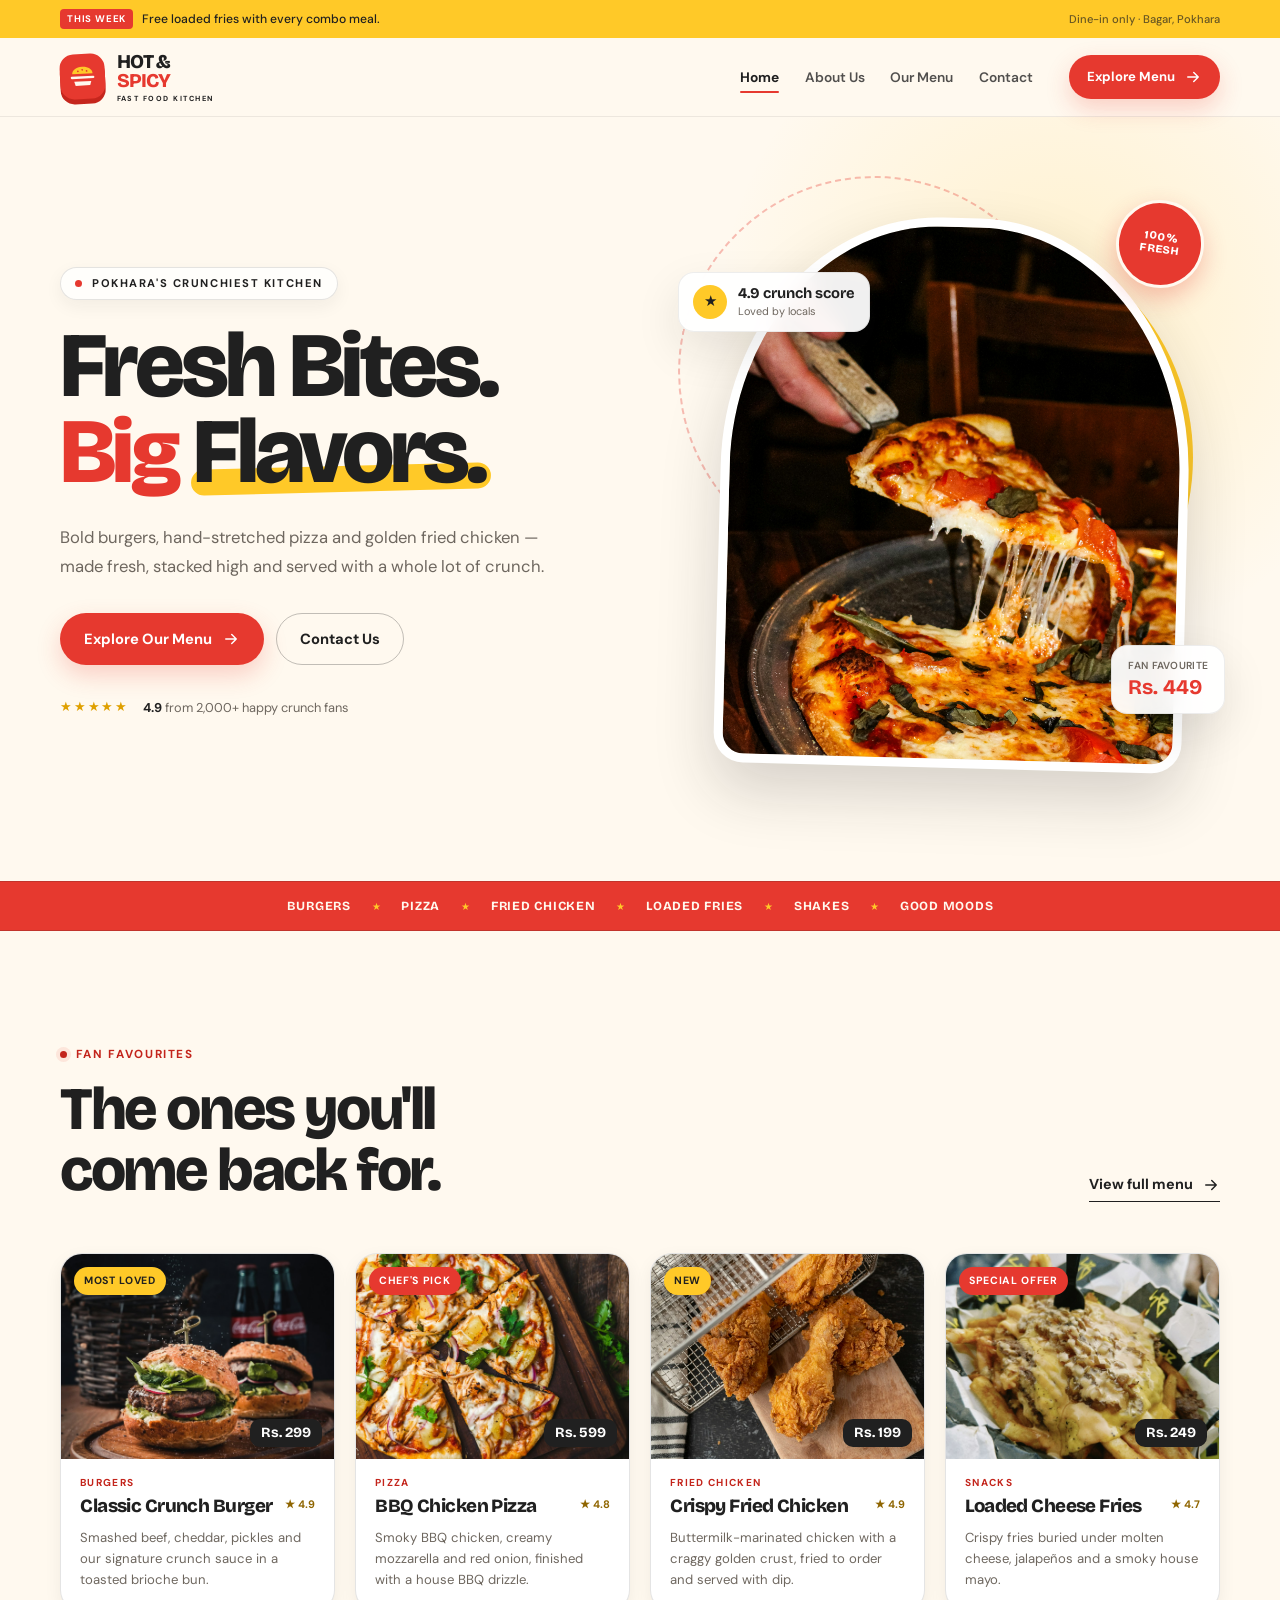
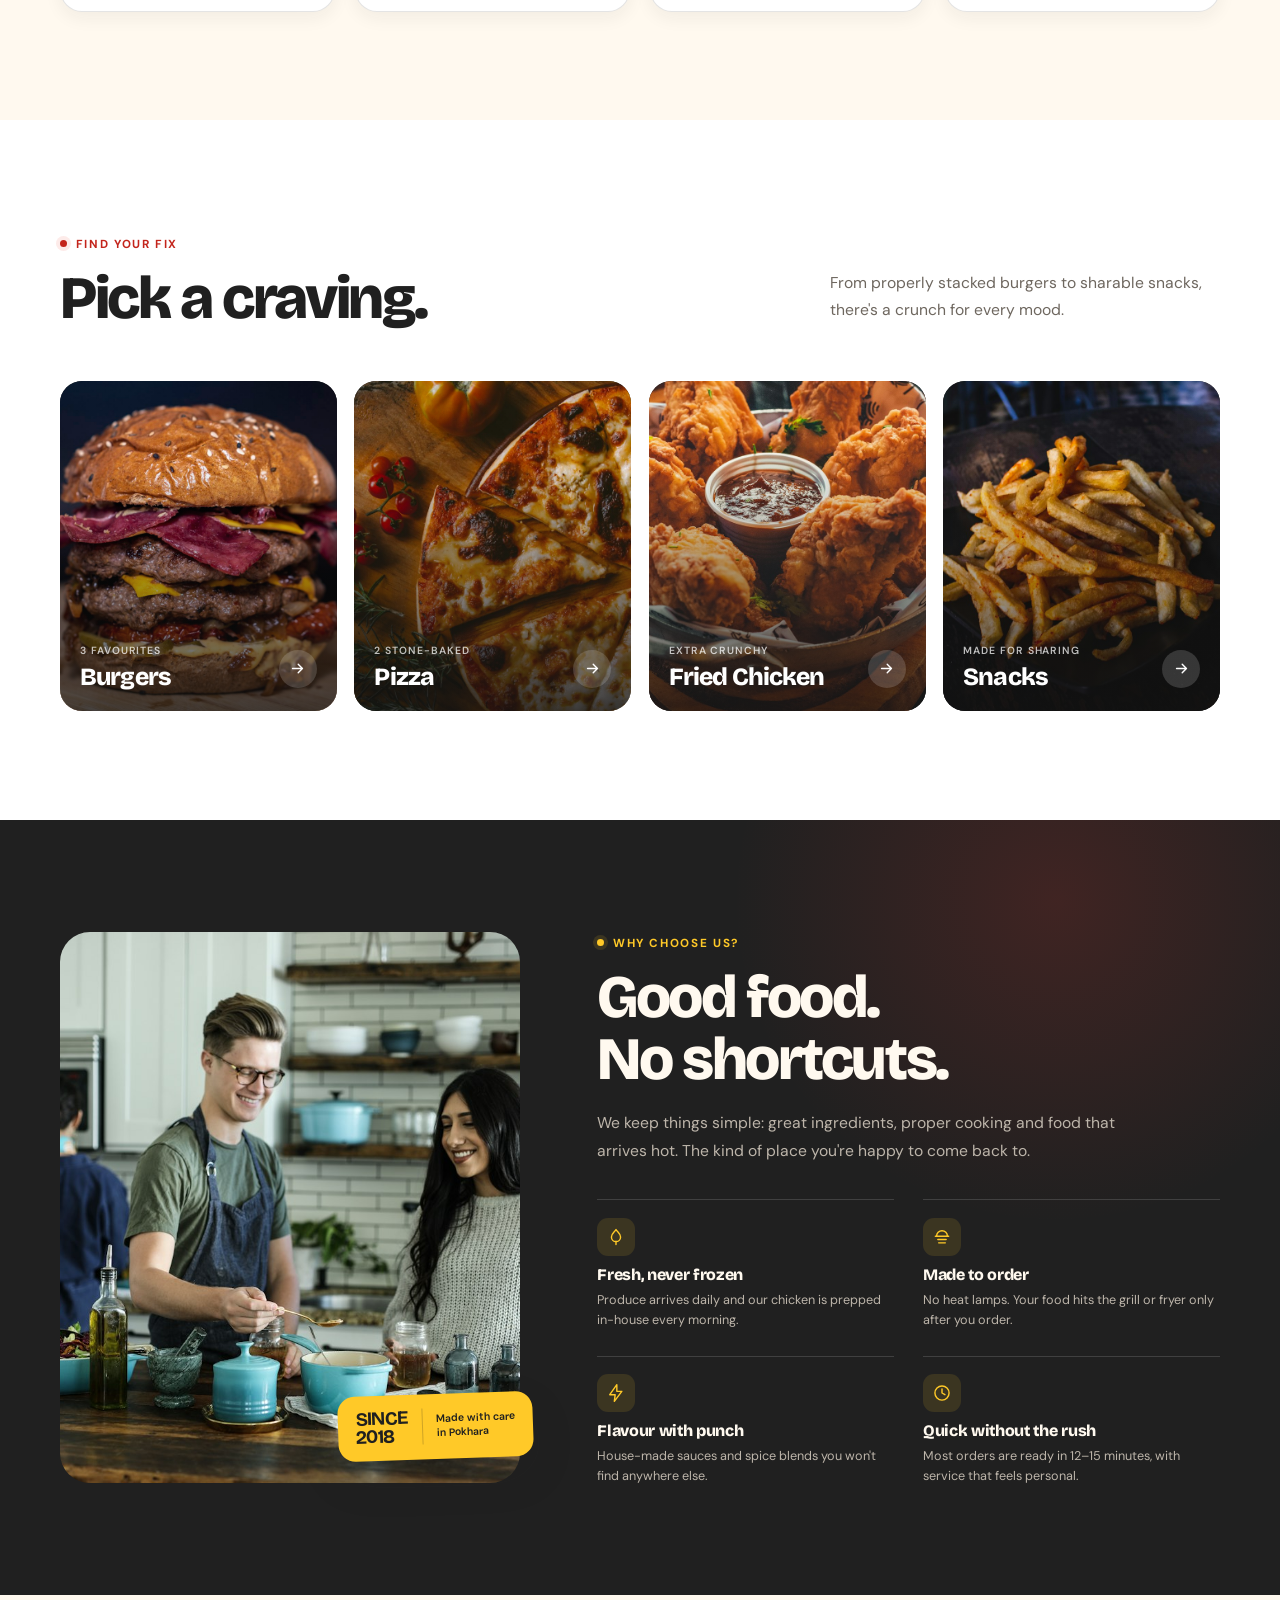
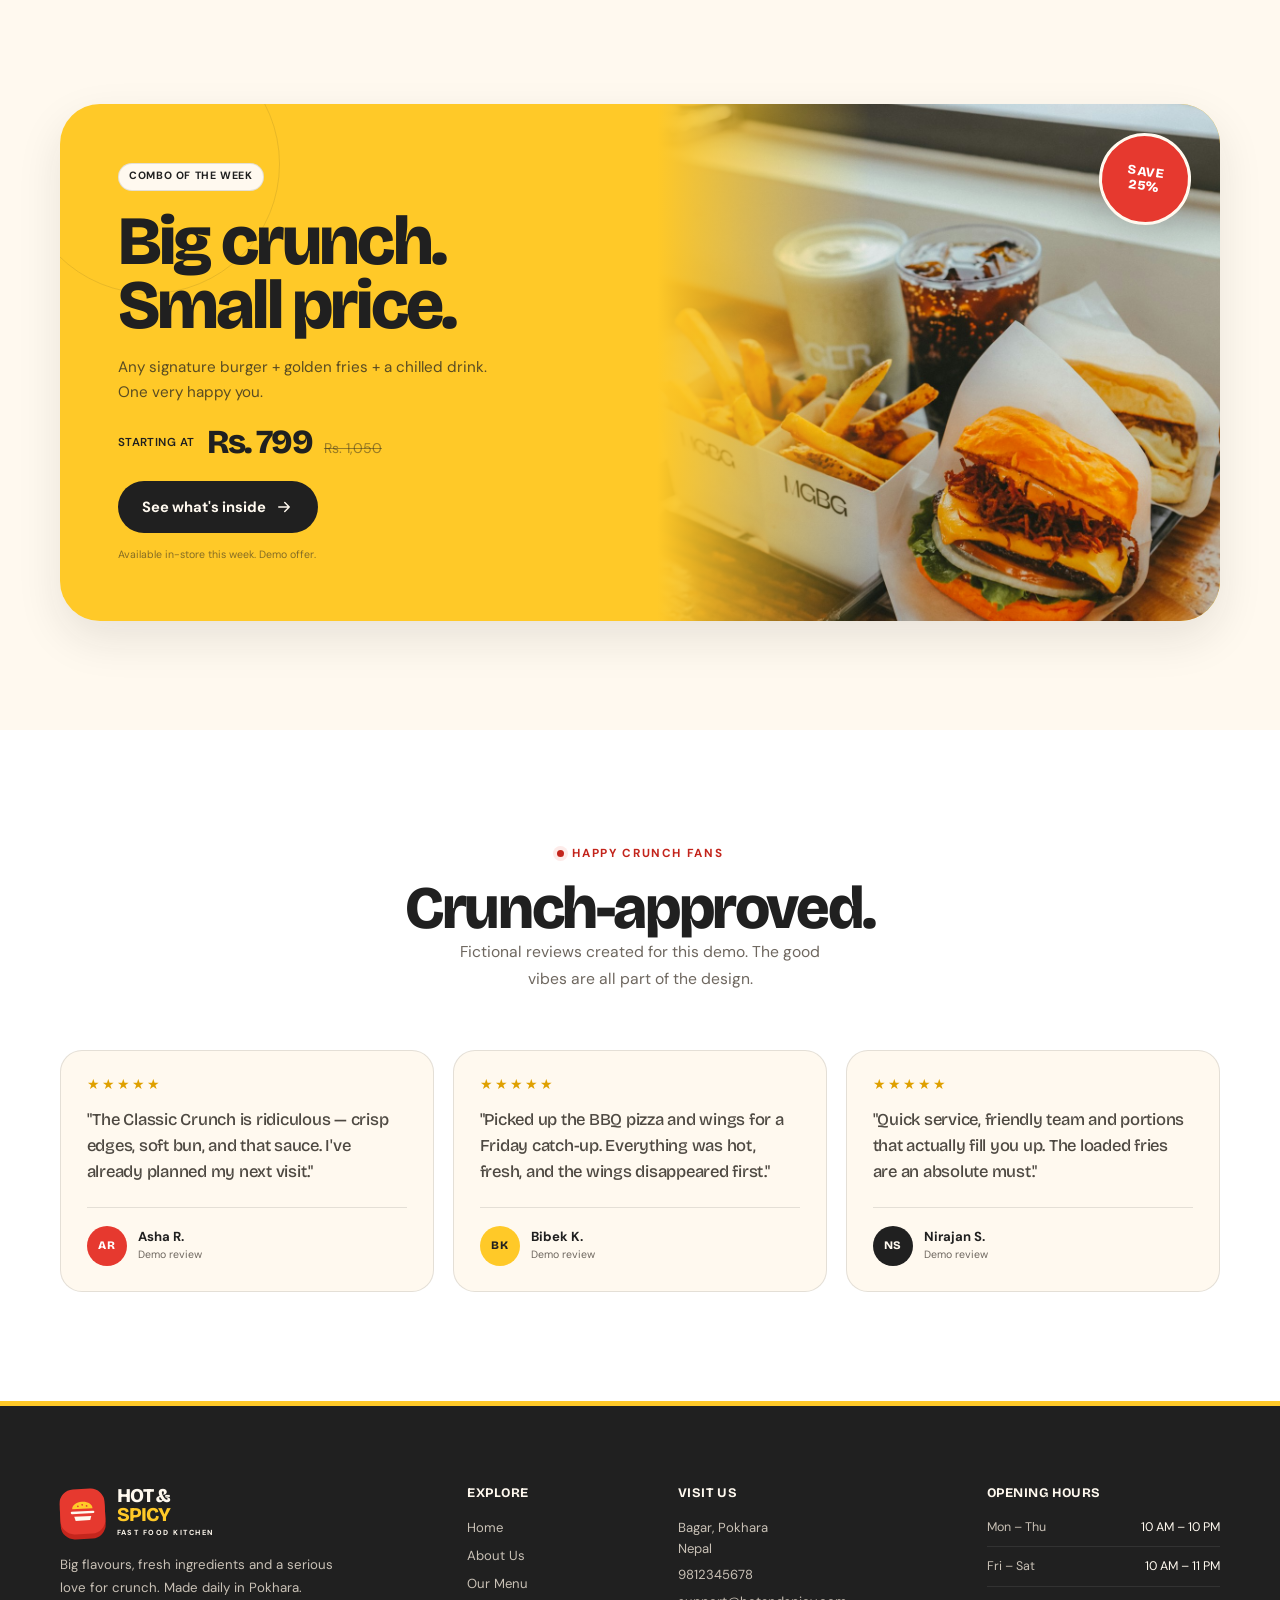
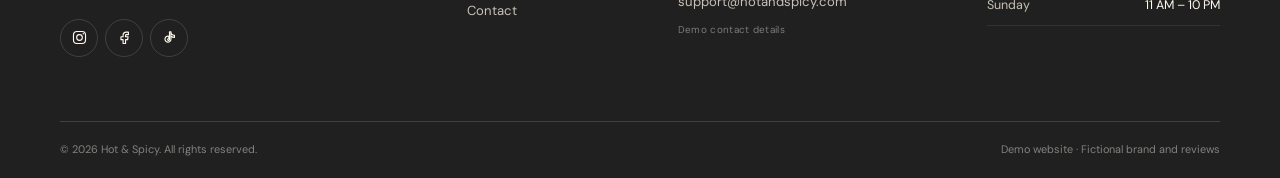
<file: index.html>
<!DOCTYPE html>
<html lang="en" class="no-js">
<head>
  <meta charset="UTF-8">
  <meta name="viewport" content="width=device-width, initial-scale=1.0">
  <meta name="description" content="Hot &amp; Spicy serves big-flavour burgers, pizza, fried chicken and snacks in Pokhara. Fresh ingredients, made-to-order food and a whole lot of crunch.">
  <meta name="theme-color" content="#FFF9EF">
  <title>Hot &amp; Spicy | Fresh Bites. Big Flavors.</title>

  <link rel="preconnect" href="https://fonts.googleapis.com">
  <link rel="preconnect" href="https://fonts.gstatic.com" crossorigin>
  <link href="https://fonts.googleapis.com/css2?family=Bricolage+Grotesque:opsz,wght@12..96,500;12..96,600;12..96,700;12..96,800&family=DM+Sans:opsz,wght@9..40,400;9..40,500;9..40,600;9..40,700&display=swap" rel="stylesheet">
  <link rel="icon" href="images/favicon.svg" type="image/svg+xml">
  <link rel="stylesheet" href="css/style.css">
  <script>document.documentElement.classList.replace('no-js', 'js');</script>
</head>
<body>
  <a class="skip-link" href="#main">Skip to content</a>

  <!-- Announcement bar -->
  <div class="announcement">
    <div class="container announcement__inner">
      <p><span class="announcement__label">This week</span> Free loaded fries with every combo meal.</p>
      <p class="announcement__meta">Dine-in only &middot; Bagar, Pokhara</p>
    </div>
  </div>

  <!-- Shared header -->
  <header class="site-header">
    <div class="container header__inner">
      <a class="logo" href="index.html" aria-label="Hot &amp; Spicy home">
        <span class="logo__mark" aria-hidden="true">
          <svg viewBox="0 0 32 32" focusable="false">
            <path d="M5.5 13.2c0-4.1 4.4-7.2 10.5-7.2s10.5 3.1 10.5 7.2H5.5Z" fill="#FFC928"/>
            <path d="M5 17h22" stroke="#FFF9EF" stroke-width="2.4" stroke-linecap="round"/>
            <path d="M7.2 21h17.6l-1.3 4.3H8.5L7.2 21Z" fill="#FFF9EF"/>
            <circle cx="11.5" cy="10.5" r=".9" fill="#E6392F"/>
            <circle cx="16" cy="9.1" r=".9" fill="#E6392F"/>
            <circle cx="20.5" cy="10.5" r=".9" fill="#E6392F"/>
          </svg>
        </span>
        <span class="logo__type">Hot &amp; <span>Spicy</span><small>Fast food kitchen</small></span>
      </a>

      <button class="nav-toggle" type="button" aria-expanded="false" aria-controls="primary-nav" aria-label="Open navigation">
        <span></span><span></span><span></span>
      </button>

      <nav class="primary-nav" id="primary-nav" aria-label="Primary navigation">
        <ul class="nav-list">
          <li><a href="index.html" class="is-active" aria-current="page">Home</a></li>
          <li><a href="about.html">About Us</a></li>
          <li><a href="menu.html">Our Menu</a></li>
          <li><a href="contact.html">Contact</a></li>
        </ul>
        <a class="btn btn--primary btn--sm nav-cta" href="menu.html">
          Explore Menu
          <svg viewBox="0 0 24 24" aria-hidden="true"><path d="M5 12h14M13 6l6 6-6 6"/></svg>
        </a>
      </nav>
    </div>
  </header>

  <main id="main">
    <!-- Hero -->
    <section class="hero">
      <div class="container hero__grid">
        <div class="hero__copy">
          <span class="eyebrow eyebrow--pill"><span class="eyebrow__dot"></span> Pokhara's crunchiest kitchen</span>
          <h1>Fresh Bites.<br><span class="text-red">Big</span> <span class="highlight">Flavors.</span></h1>
          <p class="hero__lede">Bold burgers, hand-stretched pizza and golden fried chicken — made fresh, stacked high and served with a whole lot of crunch.</p>

          <div class="hero__actions">
            <a class="btn btn--primary" href="menu.html">
              Explore Our Menu
              <svg viewBox="0 0 24 24" aria-hidden="true"><path d="M5 12h14M13 6l6 6-6 6"/></svg>
            </a>
            <a class="btn btn--secondary" href="contact.html">Contact Us</a>
          </div>

          <div class="hero__proof">
            <div class="stars" role="img" aria-label="Rated 4.9 out of 5 stars">★★★★★</div>
            <p><strong>4.9</strong> from 2,000+ happy crunch fans</p>
          </div>
        </div>

        <div class="hero__visual">
          <span class="hero__blob" aria-hidden="true"></span>
          <span class="hero__ring" aria-hidden="true"></span>
          <div class="hero__image-frame">
            <img src="images/pizza-hero.jpg" alt="A hand lifting a cheesy slice from a freshly baked Hot &amp; Spicy pizza" width="3456" height="5184" onerror="this.onerror=null;this.src='images/fallback.svg';">
          </div>

          <div class="floating-card floating-card--rating">
            <span class="floating-card__icon" aria-hidden="true">★</span>
            <span><strong>4.9 crunch score</strong><small>Loved by locals</small></span>
          </div>

          <div class="floating-card floating-card--price">
            <span>Fan favourite</span>
            <strong>Rs. 449</strong>
          </div>

          <span class="hero__sticker" aria-hidden="true">100%<br>FRESH</span>
        </div>
      </div>
    </section>

    <!-- Flavour ticker -->
    <div class="flavour-strip" aria-hidden="true">
      <div class="container flavour-strip__inner">
        <span>Burgers</span><i>★</i>
        <span>Pizza</span><i>★</i>
        <span>Fried Chicken</span><i>★</i>
        <span>Loaded Fries</span><i>★</i>
        <span>Shakes</span><i>★</i>
        <span>Good Moods</span>
      </div>
    </div>

    <!-- Featured dishes -->
    <section class="section">
      <div class="container">
        <div class="section-heading">
          <div>
            <span class="eyebrow"><span class="eyebrow__dot"></span> Fan favourites</span>
            <h2>The ones you'll<br>come back for.</h2>
          </div>
          <a class="text-link" href="menu.html">
            View full menu
            <svg viewBox="0 0 24 24" aria-hidden="true"><path d="M5 12h14M13 6l6 6-6 6"/></svg>
          </a>
        </div>

        <div class="food-grid">
          <article class="food-card">
            <div class="food-card__media">
              <img src="images/burger-classic.jpg" alt="Classic Crunch Burger with cheese and lettuce" width="1200" height="900" loading="lazy" onerror="this.onerror=null;this.src='images/fallback.svg';">
              <span class="badge badge--yellow">Most loved</span>
              <span class="food-card__price">Rs. 299</span>
            </div>
            <div class="food-card__body">
              <span class="food-card__kicker">Burgers</span>
              <div class="food-card__title">
                <h3>Classic Crunch Burger</h3>
                <span class="mini-rating" role="img" aria-label="Rated 4.9 out of 5">★ 4.9</span>
              </div>
              <p>Smashed beef, cheddar, pickles and our signature crunch sauce in a toasted brioche bun.</p>
            </div>
          </article>

          <article class="food-card">
            <div class="food-card__media">
              <img src="images/pizza-bbq.jpg" alt="BBQ chicken pizza with melted mozzarella and red onion" width="1200" height="900" loading="lazy" onerror="this.onerror=null;this.src='images/fallback.svg';">
              <span class="badge badge--red">Chef's pick</span>
              <span class="food-card__price">Rs. 599</span>
            </div>
            <div class="food-card__body">
              <span class="food-card__kicker">Pizza</span>
              <div class="food-card__title">
                <h3>BBQ Chicken Pizza</h3>
                <span class="mini-rating" role="img" aria-label="Rated 4.8 out of 5">★ 4.8</span>
              </div>
              <p>Smoky BBQ chicken, creamy mozzarella and red onion, finished with a house BBQ drizzle.</p>
            </div>
          </article>

          <article class="food-card">
            <div class="food-card__media">
              <img src="images/fried-chicken.jpg" alt="Crispy golden fried chicken pieces" width="1200" height="900" loading="lazy" onerror="this.onerror=null;this.src='images/fallback.svg';">
              <span class="badge badge--yellow">New</span>
              <span class="food-card__price">Rs. 199</span>
            </div>
            <div class="food-card__body">
              <span class="food-card__kicker">Fried chicken</span>
              <div class="food-card__title">
                <h3>Crispy Fried Chicken</h3>
                <span class="mini-rating" role="img" aria-label="Rated 4.9 out of 5">★ 4.9</span>
              </div>
              <p>Buttermilk-marinated chicken with a craggy golden crust, fried to order and served with dip.</p>
            </div>
          </article>

          <article class="food-card">
            <div class="food-card__media">
              <img src="images/fries-loaded.jpg" alt="Loaded cheese fries covered in a generous layer of melted cheese" width="1200" height="900" loading="lazy" onerror="this.onerror=null;this.src='images/fallback.svg';">
              <span class="badge badge--red">Special offer</span>
              <span class="food-card__price">Rs. 249</span>
            </div>
            <div class="food-card__body">
              <span class="food-card__kicker">Snacks</span>
              <div class="food-card__title">
                <h3>Loaded Cheese Fries</h3>
                <span class="mini-rating" role="img" aria-label="Rated 4.7 out of 5">★ 4.7</span>
              </div>
              <p>Crispy fries buried under molten cheese, jalapeños and a smoky house mayo.</p>
            </div>
          </article>
        </div>
      </div>
    </section>

    <!-- Categories -->
    <section class="section section--white">
      <div class="container">
        <div class="section-heading">
          <div>
            <span class="eyebrow"><span class="eyebrow__dot"></span> Find your fix</span>
            <h2>Pick a craving.</h2>
          </div>
          <p class="section-heading__copy">From properly stacked burgers to sharable snacks, there's a crunch for every mood.</p>
        </div>

        <div class="category-grid">
          <a class="category-card" href="menu.html#burgers">
            <img src="images/category-burgers.jpg" alt="A double cheeseburger with fresh vegetables" width="900" height="1100" loading="lazy" onerror="this.onerror=null;this.src='images/fallback.svg';">
            <span class="category-card__shade" aria-hidden="true"></span>
            <span class="category-card__content">
              <small>3 favourites</small>
              <span class="category-card__title">Burgers</span>
              <span class="category-card__arrow" aria-hidden="true">
                <svg viewBox="0 0 24 24"><path d="M5 12h14M13 6l6 6-6 6"/></svg>
              </span>
            </span>
          </a>

          <a class="category-card" href="menu.html#pizza">
            <img src="images/category-pizza.jpg" alt="Fresh pizza with basil and bubbling cheese" width="900" height="1100" loading="lazy" onerror="this.onerror=null;this.src='images/fallback.svg';">
            <span class="category-card__shade" aria-hidden="true"></span>
            <span class="category-card__content">
              <small>2 stone-baked</small>
              <span class="category-card__title">Pizza</span>
              <span class="category-card__arrow" aria-hidden="true">
                <svg viewBox="0 0 24 24"><path d="M5 12h14M13 6l6 6-6 6"/></svg>
              </span>
            </span>
          </a>

          <a class="category-card" href="menu.html#fried-chicken">
            <img src="images/category-chicken.jpg" alt="Golden pieces of crispy fried chicken" width="900" height="1100" loading="lazy" onerror="this.onerror=null;this.src='images/fallback.svg';">
            <span class="category-card__shade" aria-hidden="true"></span>
            <span class="category-card__content">
              <small>Extra crunchy</small>
              <span class="category-card__title">Fried Chicken</span>
              <span class="category-card__arrow" aria-hidden="true">
                <svg viewBox="0 0 24 24"><path d="M5 12h14M13 6l6 6-6 6"/></svg>
              </span>
            </span>
          </a>

          <a class="category-card" href="menu.html#snacks">
            <img src="images/category-snacks.jpg" alt="Golden fries and crunchy snacks" width="900" height="1100" loading="lazy" onerror="this.onerror=null;this.src='images/fallback.svg';">
            <span class="category-card__shade" aria-hidden="true"></span>
            <span class="category-card__content">
              <small>Made for sharing</small>
              <span class="category-card__title">Snacks</span>
              <span class="category-card__arrow" aria-hidden="true">
                <svg viewBox="0 0 24 24"><path d="M5 12h14M13 6l6 6-6 6"/></svg>
              </span>
            </span>
          </a>
        </div>
      </div>
    </section>

    <!-- Why choose us -->
    <section class="section why">
      <div class="container why__grid">
        <div class="why__media">
          <img src="images/restaurant-kitchen.jpg" alt="A chef preparing fresh food in the Hot &amp; Spicy kitchen" width="1000" height="1250" loading="lazy" onerror="this.onerror=null;this.src='images/fallback.svg';">
          <div class="why__badge">
            <strong>Since<br>2018</strong>
            <span>Made with care<br>in Pokhara</span>
          </div>
        </div>

        <div class="why__copy">
          <span class="eyebrow eyebrow--light"><span class="eyebrow__dot"></span> Why choose us?</span>
          <h2>Good food.<br>No shortcuts.</h2>
          <p class="why__lede">We keep things simple: great ingredients, proper cooking and food that arrives hot. The kind of place you're happy to come back to.</p>

          <div class="values-grid">
            <article class="value-item">
              <span class="value-item__icon" aria-hidden="true">
                <svg viewBox="0 0 24 24"><path d="M12 3c-1.8 3.2-5.5 4.7-5.5 9a5.5 5.5 0 0 0 11 0c0-4.3-3.7-5.8-5.5-9Z"/><path d="M12 21v-4"/></svg>
              </span>
              <h3>Fresh, never frozen</h3>
              <p>Produce arrives daily and our chicken is prepped in-house every morning.</p>
            </article>

            <article class="value-item">
              <span class="value-item__icon" aria-hidden="true">
                <svg viewBox="0 0 24 24"><path d="M4 11h16M5.5 11a6.5 6.5 0 0 1 13 0M7 15h10M8 19h8"/></svg>
              </span>
              <h3>Made to order</h3>
              <p>No heat lamps. Your food hits the grill or fryer only after you order.</p>
            </article>

            <article class="value-item">
              <span class="value-item__icon" aria-hidden="true">
                <svg viewBox="0 0 24 24"><path d="M13 2 4.5 14H11l-1 8L19 10h-6l0-8Z"/></svg>
              </span>
              <h3>Flavour with punch</h3>
              <p>House-made sauces and spice blends you won't find anywhere else.</p>
            </article>

            <article class="value-item">
              <span class="value-item__icon" aria-hidden="true">
                <svg viewBox="0 0 24 24"><circle cx="12" cy="12" r="8.5"/><path d="M12 7v5l3.5 2"/></svg>
              </span>
              <h3>Quick without the rush</h3>
              <p>Most orders are ready in 12–15 minutes, with service that feels personal.</p>
            </article>
          </div>
        </div>
      </div>
    </section>

    <!-- Combo offer -->
    <section class="section combo-section">
      <div class="container">
        <div class="combo-card">
          <div class="combo-card__copy">
            <span class="badge badge--cream">Combo of the week</span>
            <h2>Big crunch.<br>Small price.</h2>
            <p>Any signature burger + golden fries + a chilled drink. One very happy you.</p>
            <div class="combo-card__price">
              <span>Starting at</span>
              <strong>Rs. 799</strong>
              <s>Rs. 1,050</s>
            </div>
            <a class="btn btn--dark" href="menu.html">
              See what's inside
              <svg viewBox="0 0 24 24" aria-hidden="true"><path d="M5 12h14M13 6l6 6-6 6"/></svg>
            </a>
            <small>Available in-store this week. Demo offer.</small>
          </div>

          <div class="combo-card__media">
            <img src="images/promo-combo.jpg" alt="A takeaway bag filled with a burger, fries and cold drinks" width="1200" height="900" loading="lazy" onerror="this.onerror=null;this.src='images/fallback.svg';">
            <span class="combo-card__sticker">SAVE<br>25%</span>
          </div>
        </div>
      </div>
    </section>

    <!-- Testimonials -->
    <section class="section section--white">
      <div class="container">
        <div class="section-heading section-heading--center">
          <div>
            <span class="eyebrow"><span class="eyebrow__dot"></span> Happy crunch fans</span>
            <h2>Crunch-approved.</h2>
            <p class="section-heading__copy">Fictional reviews created for this demo. The good vibes are all part of the design.</p>
          </div>
        </div>

        <div class="testimonial-grid">
          <article class="testimonial">
            <div class="stars" role="img" aria-label="5 out of 5 stars">★★★★★</div>
            <blockquote>"The Classic Crunch is ridiculous — crisp edges, soft bun, and that sauce. I've already planned my next visit."</blockquote>
            <div class="testimonial__author">
              <span class="avatar" aria-hidden="true">AR</span>
              <span><strong>Asha R.</strong><small>Demo review</small></span>
            </div>
          </article>

          <article class="testimonial">
            <div class="stars" role="img" aria-label="5 out of 5 stars">★★★★★</div>
            <blockquote>"Picked up the BBQ pizza and wings for a Friday catch-up. Everything was hot, fresh, and the wings disappeared first."</blockquote>
            <div class="testimonial__author">
              <span class="avatar avatar--yellow" aria-hidden="true">BK</span>
              <span><strong>Bibek K.</strong><small>Demo review</small></span>
            </div>
          </article>

          <article class="testimonial">
            <div class="stars" role="img" aria-label="5 out of 5 stars">★★★★★</div>
            <blockquote>"Quick service, friendly team and portions that actually fill you up. The loaded fries are an absolute must."</blockquote>
            <div class="testimonial__author">
              <span class="avatar avatar--dark" aria-hidden="true">NS</span>
              <span><strong>Nirajan S.</strong><small>Demo review</small></span>
            </div>
          </article>
        </div>
      </div>
    </section>
  </main>

  <!-- Shared footer -->
  <footer class="site-footer">
    <div class="container footer__grid">
      <div class="footer__brand">
        <a class="logo logo--light" href="index.html" aria-label="Hot &amp; Spicy home">
          <span class="logo__mark" aria-hidden="true">
            <svg viewBox="0 0 32 32" focusable="false">
              <path d="M5.5 13.2c0-4.1 4.4-7.2 10.5-7.2s10.5 3.1 10.5 7.2H5.5Z" fill="#FFC928"/>
              <path d="M5 17h22" stroke="#FFF9EF" stroke-width="2.4" stroke-linecap="round"/>
              <path d="M7.2 21h17.6l-1.3 4.3H8.5L7.2 21Z" fill="#FFF9EF"/>
              <circle cx="11.5" cy="10.5" r=".9" fill="#E6392F"/>
              <circle cx="16" cy="9.1" r=".9" fill="#E6392F"/>
              <circle cx="20.5" cy="10.5" r=".9" fill="#E6392F"/>
            </svg>
          </span>
          <span class="logo__type">Hot &amp; <span>Spicy</span><small>Fast food kitchen</small></span>
        </a>
        <p>Big flavours, fresh ingredients and a serious love for crunch. Made daily in Pokhara.</p>
        <div class="socials" role="group" aria-label="Social media">
          <a href="https://www.instagram.com/" target="_blank" rel="noopener noreferrer" aria-label="Hot &amp; Spicy on Instagram">
            <svg viewBox="0 0 24 24" aria-hidden="true"><rect x="3.5" y="3.5" width="17" height="17" rx="5"/><circle cx="12" cy="12" r="4"/><circle cx="17.4" cy="6.7" r="1" fill="currentColor" stroke="none"/></svg>
          </a>
          <a href="https://www.facebook.com/" target="_blank" rel="noopener noreferrer" aria-label="Hot &amp; Spicy on Facebook">
            <svg viewBox="0 0 24 24" aria-hidden="true"><path d="M14.5 8h3V4.5h-3c-2.5 0-4.5 2-4.5 4.5v2H7V15h3v5.5h3.5V15h3l.5-4h-3.5V9c0-.6.4-1 1-1Z"/></svg>
          </a>
          <a href="https://www.tiktok.com/" target="_blank" rel="noopener noreferrer" aria-label="Hot &amp; Spicy on TikTok">
            <svg viewBox="0 0 24 24" aria-hidden="true"><path d="M14 4v10.3a4.2 4.2 0 1 1-3-4v3.2a1.3 1.3 0 1 0 1 1.2V4h2a5 5 0 0 0 5 5v3a8 8 0 0 1-5-1.7"/></svg>
          </a>
        </div>
      </div>

      <div class="footer__col">
        <h3>Explore</h3>
        <ul class="footer__links">
          <li><a href="index.html">Home</a></li>
          <li><a href="about.html">About Us</a></li>
          <li><a href="menu.html">Our Menu</a></li>
          <li><a href="contact.html">Contact</a></li>
        </ul>
      </div>

      <div class="footer__col">
        <h3>Visit us</h3>
        <address>
          Bagar, Pokhara<br>
          Nepal
        </address>
        <a href="tel:+9779812345678">9812345678</a>
        <a href="mailto:support@hotandspicy.com">support@hotandspicy.com</a>
        <small class="footer__demo">Demo contact details</small>
      </div>

      <div class="footer__col">
        <h3>Opening hours</h3>
        <ul class="footer__hours">
          <li><span>Mon – Thu</span><span>10 AM – 10 PM</span></li>
          <li><span>Fri – Sat</span><span>10 AM – 11 PM</span></li>
          <li><span>Sunday</span><span>11 AM – 10 PM</span></li>
        </ul>
      </div>
    </div>

    <div class="container footer__bottom">
      <p>&copy; <span id="year">2026</span> Hot &amp; Spicy. All rights reserved.</p>
      <p>Demo website &middot; Fictional brand and reviews</p>
    </div>
  </footer>

  <button class="back-to-top" type="button" aria-label="Back to top">
    <svg viewBox="0 0 24 24" aria-hidden="true"><path d="M12 19V5M6 11l6-6 6 6"/></svg>
  </button>

  <script src="js/script.js"></script>
</body>
</html>
</file>
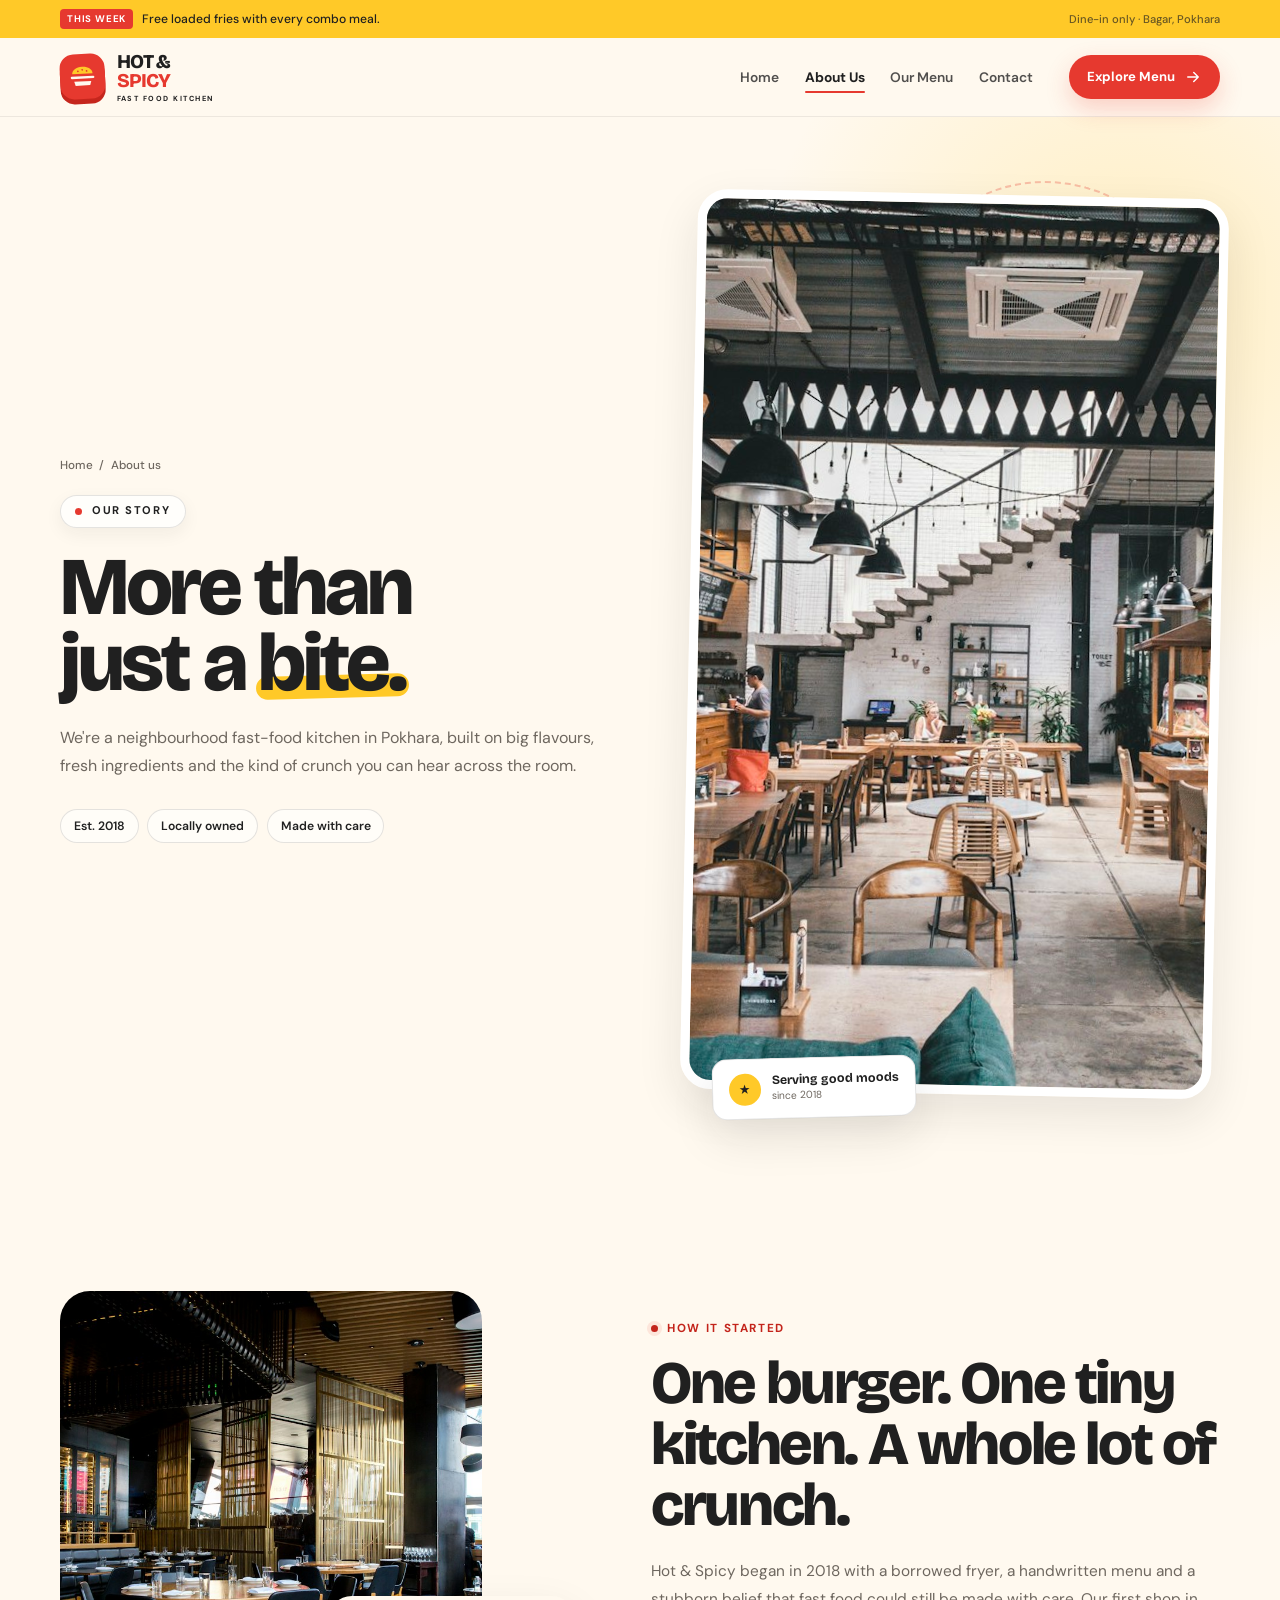
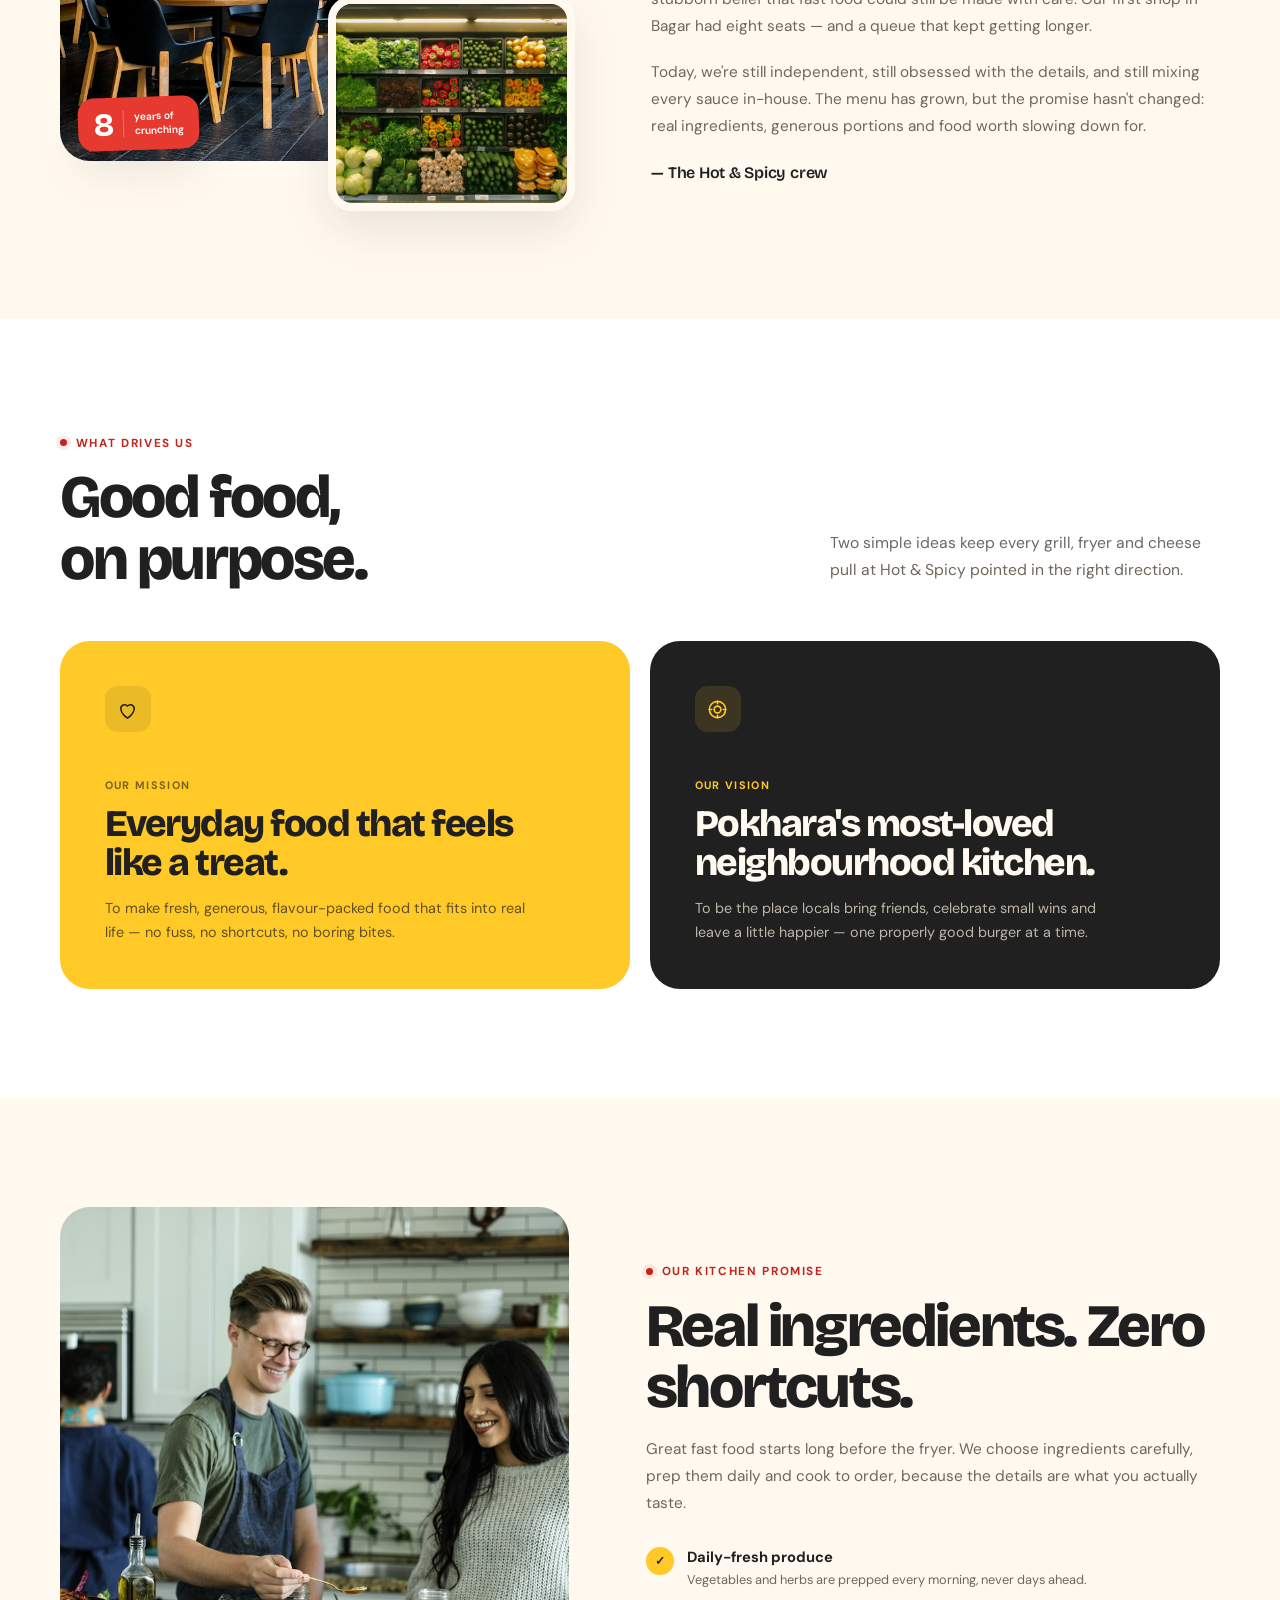
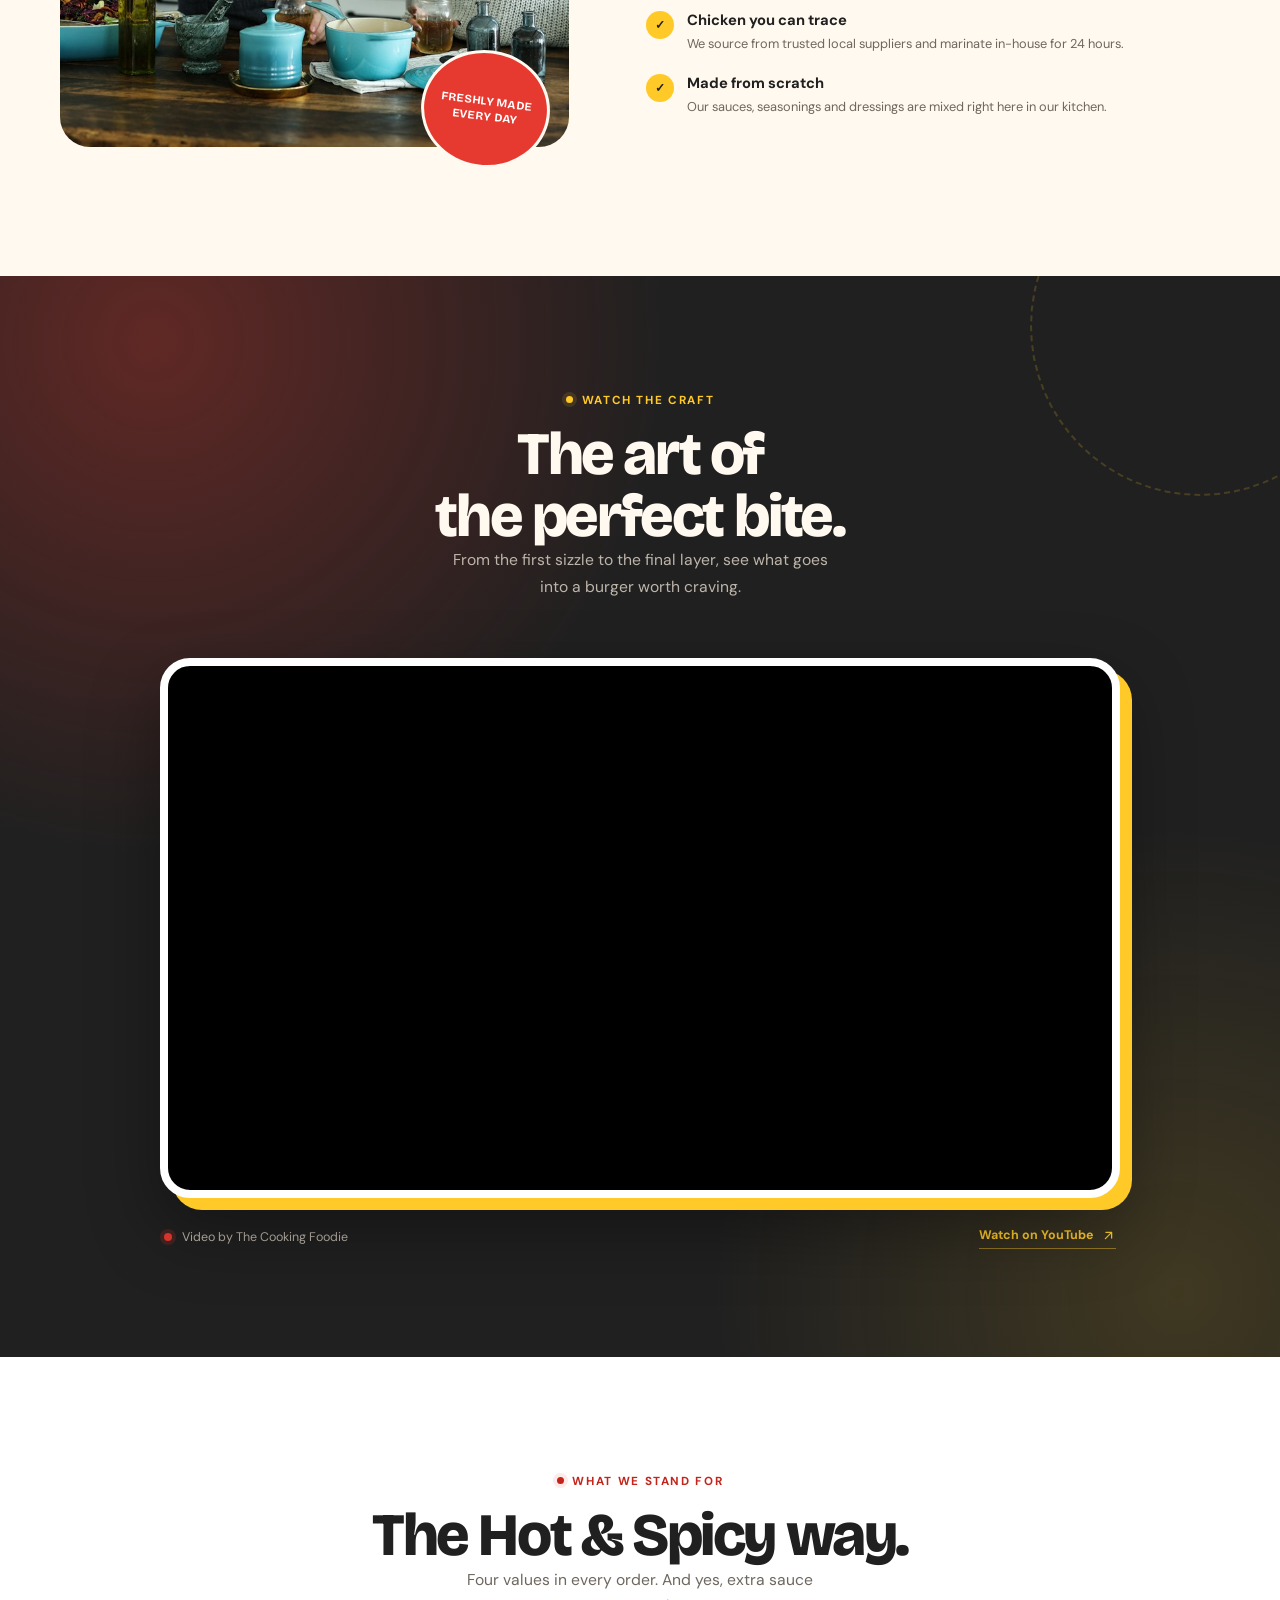
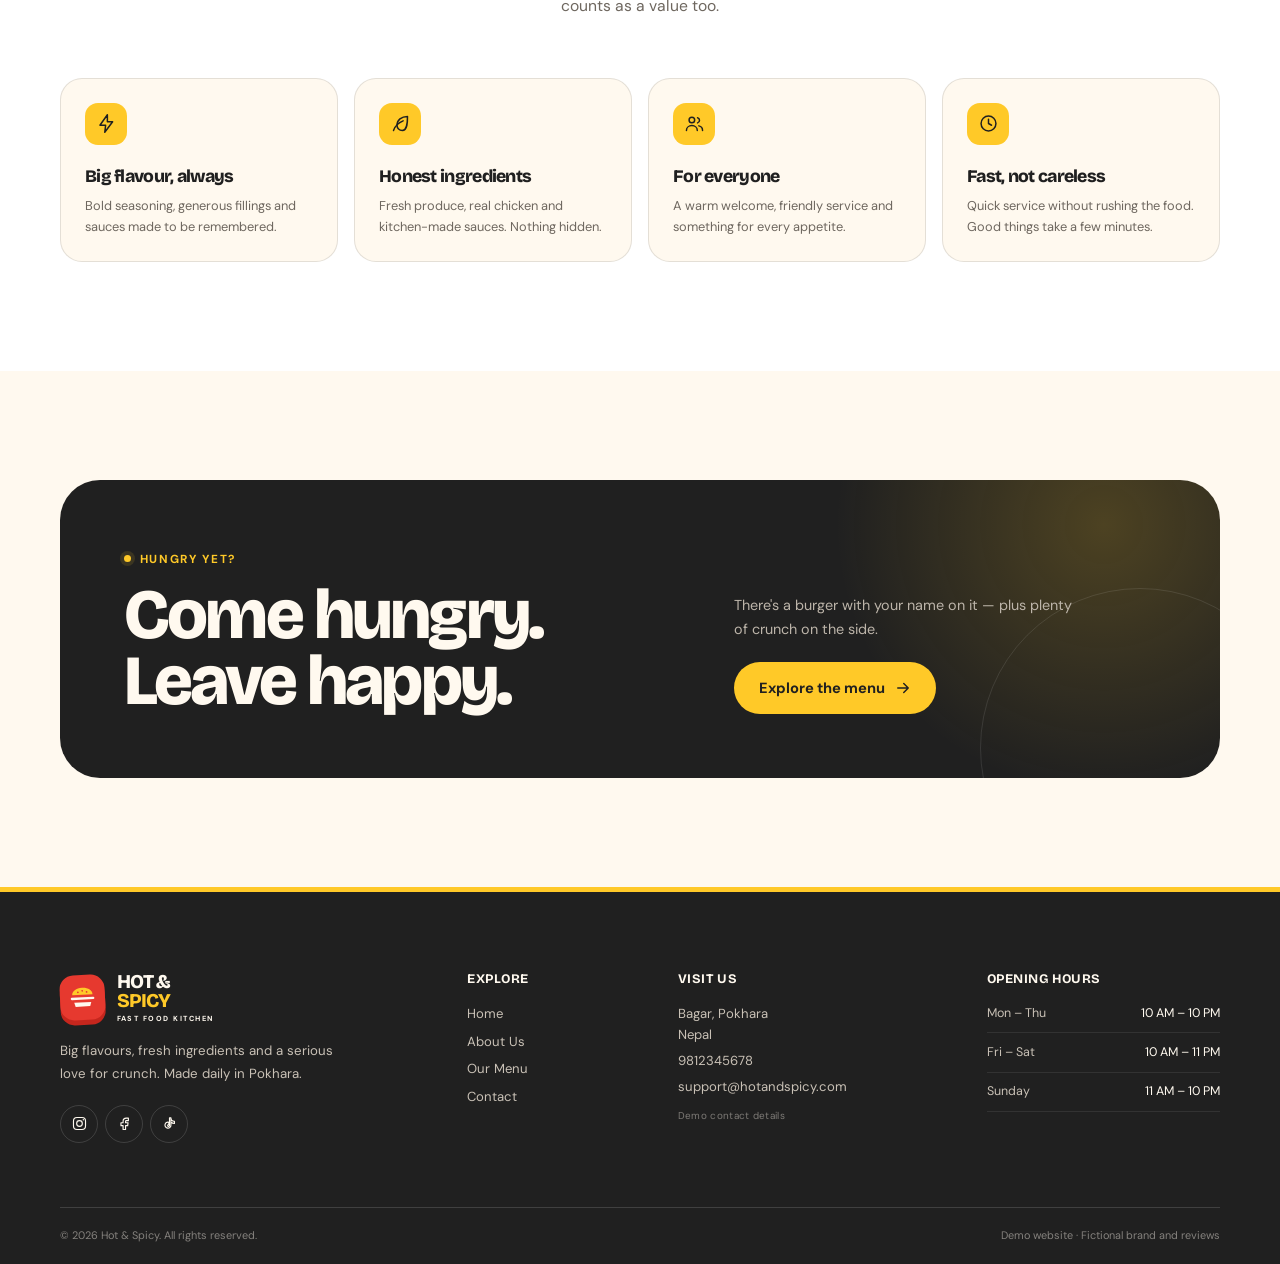
<file: about.html>
<!DOCTYPE html>
<html lang="en" class="no-js">
<head>
  <meta charset="UTF-8">
  <meta name="viewport" content="width=device-width, initial-scale=1.0">
  <meta name="description" content="Meet Hot &amp; Spicy — an independent fast-food kitchen in Pokhara serving fresh, big-flavour food since 2018. Read our story, values and kitchen promise.">
  <meta name="theme-color" content="#FFF9EF">
  <title>About Us | Hot &amp; Spicy</title>

  <link rel="preconnect" href="https://fonts.googleapis.com">
  <link rel="preconnect" href="https://fonts.gstatic.com" crossorigin>
  <link href="https://fonts.googleapis.com/css2?family=Bricolage+Grotesque:opsz,wght@12..96,500;12..96,600;12..96,700;12..96,800&family=DM+Sans:opsz,wght@9..40,400;9..40,500;9..40,600;9..40,700&display=swap" rel="stylesheet">
  <link rel="icon" href="images/favicon.svg" type="image/svg+xml">
  <link rel="stylesheet" href="css/style.css">
  <script>document.documentElement.classList.replace('no-js', 'js');</script>
</head>
<body>
  <a class="skip-link" href="#main">Skip to content</a>

  <div class="announcement">
    <div class="container announcement__inner">
      <p><span class="announcement__label">This week</span> Free loaded fries with every combo meal.</p>
      <p class="announcement__meta">Dine-in only &middot; Bagar, Pokhara</p>
    </div>
  </div>

  <header class="site-header">
    <div class="container header__inner">
      <a class="logo" href="index.html" aria-label="Hot &amp; Spicy home">
        <span class="logo__mark" aria-hidden="true">
          <svg viewBox="0 0 32 32" focusable="false">
            <path d="M5.5 13.2c0-4.1 4.4-7.2 10.5-7.2s10.5 3.1 10.5 7.2H5.5Z" fill="#FFC928"/>
            <path d="M5 17h22" stroke="#FFF9EF" stroke-width="2.4" stroke-linecap="round"/>
            <path d="M7.2 21h17.6l-1.3 4.3H8.5L7.2 21Z" fill="#FFF9EF"/>
            <circle cx="11.5" cy="10.5" r=".9" fill="#E6392F"/>
            <circle cx="16" cy="9.1" r=".9" fill="#E6392F"/>
            <circle cx="20.5" cy="10.5" r=".9" fill="#E6392F"/>
          </svg>
        </span>
        <span class="logo__type">Hot &amp; <span>Spicy</span><small>Fast food kitchen</small></span>
      </a>

      <button class="nav-toggle" type="button" aria-expanded="false" aria-controls="primary-nav" aria-label="Open navigation">
        <span></span><span></span><span></span>
      </button>

      <nav class="primary-nav" id="primary-nav" aria-label="Primary navigation">
        <ul class="nav-list">
          <li><a href="index.html">Home</a></li>
          <li><a href="about.html" class="is-active" aria-current="page">About Us</a></li>
          <li><a href="menu.html">Our Menu</a></li>
          <li><a href="contact.html">Contact</a></li>
        </ul>
        <a class="btn btn--primary btn--sm nav-cta" href="menu.html">
          Explore Menu
          <svg viewBox="0 0 24 24" aria-hidden="true"><path d="M5 12h14M13 6l6 6-6 6"/></svg>
        </a>
      </nav>
    </div>
  </header>

  <main id="main">
    <!-- Page hero -->
    <section class="page-hero page-hero--about">
      <div class="container page-hero__grid">
        <div class="page-hero__copy">
          <nav class="breadcrumbs" aria-label="Breadcrumb">
            <a href="index.html">Home</a>
            <span aria-hidden="true">/</span>
            <span>About us</span>
          </nav>
          <span class="eyebrow eyebrow--pill"><span class="eyebrow__dot"></span> Our story</span>
          <h1>More than<br>just a <span class="highlight">bite.</span></h1>
          <p>We're a neighbourhood fast-food kitchen in Pokhara, built on big flavours, fresh ingredients and the kind of crunch you can hear across the room.</p>
          <ul class="pill-list" aria-label="Brand highlights">
            <li class="pill">Est. 2018</li>
            <li class="pill">Locally owned</li>
            <li class="pill">Made with care</li>
          </ul>
        </div>

        <div class="page-hero__media">
          <img src="images/about-banner.jpg" alt="The warm, welcoming dining room at Hot &amp; Spicy" width="1200" height="900" onerror="this.onerror=null;this.src='images/fallback.svg';">
          <div class="page-hero__note">
            <span aria-hidden="true">★</span>
            <p><strong>Serving good moods</strong><small>since 2018</small></p>
          </div>
        </div>
      </div>
    </section>

    <!-- Brand story -->
    <section class="section">
      <div class="container story-grid">
        <div class="story-collage">
          <div class="story-collage__main">
            <img src="images/restaurant-story.jpg" alt="Friends sharing a meal inside the original Hot &amp; Spicy restaurant" width="1000" height="1250" loading="lazy" onerror="this.onerror=null;this.src='images/fallback.svg';">
          </div>
          <div class="story-collage__small">
            <img src="images/about-ingredients.jpg" alt="Fresh ingredients ready for the Hot &amp; Spicy kitchen" width="800" height="800" loading="lazy" onerror="this.onerror=null;this.src='images/fallback.svg';">
          </div>
          <div class="story-collage__badge">
            <strong>8</strong>
            <span>years of<br>crunching</span>
          </div>
        </div>

        <div class="story-copy">
          <span class="eyebrow"><span class="eyebrow__dot"></span> How it started</span>
          <h2>One burger. One tiny kitchen. A whole lot of crunch.</h2>
          <p>Hot &amp; Spicy began in 2018 with a borrowed fryer, a handwritten menu and a stubborn belief that fast food could still be made with care. Our first shop in Bagar had eight seats — and a queue that kept getting longer.</p>
          <p>Today, we're still independent, still obsessed with the details, and still mixing every sauce in-house. The menu has grown, but the promise hasn't changed: real ingredients, generous portions and food worth slowing down for.</p>
          <p class="story-copy__signature">— The Hot &amp; Spicy crew</p>
        </div>
      </div>
    </section>

    <!-- Mission and vision -->
    <section class="section section--white">
      <div class="container">
        <div class="section-heading">
          <div>
            <span class="eyebrow"><span class="eyebrow__dot"></span> What drives us</span>
            <h2>Good food,<br>on purpose.</h2>
          </div>
          <p class="section-heading__copy">Two simple ideas keep every grill, fryer and cheese pull at Hot &amp; Spicy pointed in the right direction.</p>
        </div>

        <div class="mission-grid">
          <article class="mission-card mission-card--yellow">
            <span class="mission-card__icon" aria-hidden="true">
              <svg viewBox="0 0 24 24"><path d="M12 21s-7-4.4-7-10a4 4 0 0 1 7-2.6A4 4 0 0 1 19 11c0 5.6-7 10-7 10Z"/></svg>
            </span>
            <span class="mission-card__label">Our mission</span>
            <h3>Everyday food that feels like a treat.</h3>
            <p>To make fresh, generous, flavour-packed food that fits into real life — no fuss, no shortcuts, no boring bites.</p>
          </article>

          <article class="mission-card mission-card--dark">
            <span class="mission-card__icon" aria-hidden="true">
              <svg viewBox="0 0 24 24"><circle cx="12" cy="12" r="8.5"/><circle cx="12" cy="12" r="3.5"/><path d="M12 3.5V6M12 18v2.5M3.5 12H6M18 12h2.5"/></svg>
            </span>
            <span class="mission-card__label">Our vision</span>
            <h3>Pokhara's most-loved neighbourhood kitchen.</h3>
            <p>To be the place locals bring friends, celebrate small wins and leave a little happier — one properly good burger at a time.</p>
          </article>
        </div>
      </div>
    </section>

    <!-- Kitchen promise -->
    <section class="section">
      <div class="container split-feature">
        <div class="split-feature__media">
          <img src="images/restaurant-kitchen.jpg" alt="Fresh food being prepared by the Hot &amp; Spicy kitchen team" width="1000" height="1100" loading="lazy" onerror="this.onerror=null;this.src='images/fallback.svg';">
          <span class="split-feature__tag">Freshly made<br>every day</span>
        </div>

        <div class="split-feature__copy">
          <span class="eyebrow"><span class="eyebrow__dot"></span> Our kitchen promise</span>
          <h2>Real ingredients. Zero shortcuts.</h2>
          <p>Great fast food starts long before the fryer. We choose ingredients carefully, prep them daily and cook to order, because the details are what you actually taste.</p>
          <ul class="check-list">
            <li>
              <span class="check-list__icon" aria-hidden="true">✓</span>
              <span><strong>Daily-fresh produce</strong><small>Vegetables and herbs are prepped every morning, never days ahead.</small></span>
            </li>
            <li>
              <span class="check-list__icon" aria-hidden="true">✓</span>
              <span><strong>Chicken you can trace</strong><small>We source from trusted local suppliers and marinate in-house for 24 hours.</small></span>
            </li>
            <li>
              <span class="check-list__icon" aria-hidden="true">✓</span>
              <span><strong>Made from scratch</strong><small>Our sauces, seasonings and dressings are mixed right here in our kitchen.</small></span>
            </li>
          </ul>
        </div>
      </div>
    </section>

    <!-- Video -->
    <section class="section video-section" aria-labelledby="video-heading">
      <div class="container">
        <div class="section-heading section-heading--center">
          <div>
            <span class="eyebrow"><span class="eyebrow__dot"></span> Watch the craft</span>
            <h2 id="video-heading">The art of<br>the perfect bite.</h2>
            <p class="section-heading__copy">From the first sizzle to the final layer, see what goes into a burger worth craving.</p>
          </div>
        </div>

        <div class="video-shell">
          <div class="video-frame">
            <iframe src="https://www.youtube-nocookie.com/embed/BIG1h2vG-Qg" title="The Best Burger Recipe | How to Make Hamburger — video by The Cooking Foodie" loading="lazy" allow="accelerometer; autoplay; clipboard-write; encrypted-media; gyroscope; picture-in-picture; web-share" referrerpolicy="strict-origin-when-cross-origin" allowfullscreen></iframe>
          </div>
          <div class="video-meta">
            <p><span class="video-meta__dot" aria-hidden="true"></span> Video by The Cooking Foodie</p>
            <a class="video-link" href="https://www.youtube.com/watch?v=BIG1h2vG-Qg" target="_blank" rel="noopener noreferrer">
              Watch on YouTube
              <svg viewBox="0 0 24 24" aria-hidden="true"><path d="M7 17 17 7M8 7h9v9"/></svg>
            </a>
          </div>
        </div>
      </div>
    </section>

    <!-- Values -->
    <section class="section section--white">
      <div class="container">
        <div class="section-heading section-heading--center">
          <div>
            <span class="eyebrow"><span class="eyebrow__dot"></span> What we stand for</span>
            <h2>The Hot &amp; Spicy way.</h2>
            <p class="section-heading__copy">Four values in every order. And yes, extra sauce counts as a value too.</p>
          </div>
        </div>

        <div class="value-cards">
          <article class="value-card">
            <span class="value-card__icon" aria-hidden="true">
              <svg viewBox="0 0 24 24"><path d="M13 2 4.5 14H11l-1 8L19 10h-6l0-8Z"/></svg>
            </span>
            <h3>Big flavour, always</h3>
            <p>Bold seasoning, generous fillings and sauces made to be remembered.</p>
          </article>

          <article class="value-card">
            <span class="value-card__icon" aria-hidden="true">
              <svg viewBox="0 0 24 24"><path d="M20 4c-7 0-12 4-12 10a6 6 0 0 0 6 6c6 0 6-10 6-16Z"/><path d="M4 20c2-6 6-9 11-11"/></svg>
            </span>
            <h3>Honest ingredients</h3>
            <p>Fresh produce, real chicken and kitchen-made sauces. Nothing hidden.</p>
          </article>

          <article class="value-card">
            <span class="value-card__icon" aria-hidden="true">
              <svg viewBox="0 0 24 24"><circle cx="9" cy="8" r="3.2"/><path d="M2.8 20c0-3.4 2.7-5.6 6.2-5.6s6.2 2.2 6.2 5.6"/><path d="M15.5 5.5a3 3 0 0 1 0 5.8M17 14.7c2.5.5 4.2 2.3 4.2 5.3"/></svg>
            </span>
            <h3>For everyone</h3>
            <p>A warm welcome, friendly service and something for every appetite.</p>
          </article>

          <article class="value-card">
            <span class="value-card__icon" aria-hidden="true">
              <svg viewBox="0 0 24 24"><circle cx="12" cy="12" r="8.5"/><path d="M12 7v5l3.5 2"/></svg>
            </span>
            <h3>Fast, not careless</h3>
            <p>Quick service without rushing the food. Good things take a few minutes.</p>
          </article>
        </div>
      </div>
    </section>

    <!-- CTA -->
    <section class="section about-cta-section">
      <div class="container">
        <div class="about-cta">
          <div>
            <span class="eyebrow eyebrow--light"><span class="eyebrow__dot"></span> Hungry yet?</span>
            <h2>Come hungry.<br>Leave happy.</h2>
          </div>
          <div class="about-cta__action">
            <p>There's a burger with your name on it — plus plenty of crunch on the side.</p>
            <a class="btn btn--yellow" href="menu.html">
              Explore the menu
              <svg viewBox="0 0 24 24" aria-hidden="true"><path d="M5 12h14M13 6l6 6-6 6"/></svg>
            </a>
          </div>
        </div>
      </div>
    </section>
  </main>

  <footer class="site-footer">
    <div class="container footer__grid">
      <div class="footer__brand">
        <a class="logo logo--light" href="index.html" aria-label="Hot &amp; Spicy home">
          <span class="logo__mark" aria-hidden="true">
            <svg viewBox="0 0 32 32" focusable="false">
              <path d="M5.5 13.2c0-4.1 4.4-7.2 10.5-7.2s10.5 3.1 10.5 7.2H5.5Z" fill="#FFC928"/>
              <path d="M5 17h22" stroke="#FFF9EF" stroke-width="2.4" stroke-linecap="round"/>
              <path d="M7.2 21h17.6l-1.3 4.3H8.5L7.2 21Z" fill="#FFF9EF"/>
              <circle cx="11.5" cy="10.5" r=".9" fill="#E6392F"/>
              <circle cx="16" cy="9.1" r=".9" fill="#E6392F"/>
              <circle cx="20.5" cy="10.5" r=".9" fill="#E6392F"/>
            </svg>
          </span>
          <span class="logo__type">Hot &amp; <span>Spicy</span><small>Fast food kitchen</small></span>
        </a>
        <p>Big flavours, fresh ingredients and a serious love for crunch. Made daily in Pokhara.</p>
        <div class="socials" role="group" aria-label="Social media">
          <a href="https://www.instagram.com/" target="_blank" rel="noopener noreferrer" aria-label="Hot &amp; Spicy on Instagram">
            <svg viewBox="0 0 24 24" aria-hidden="true"><rect x="3.5" y="3.5" width="17" height="17" rx="5"/><circle cx="12" cy="12" r="4"/><circle cx="17.4" cy="6.7" r="1" fill="currentColor" stroke="none"/></svg>
          </a>
          <a href="https://www.facebook.com/" target="_blank" rel="noopener noreferrer" aria-label="Hot &amp; Spicy on Facebook">
            <svg viewBox="0 0 24 24" aria-hidden="true"><path d="M14.5 8h3V4.5h-3c-2.5 0-4.5 2-4.5 4.5v2H7V15h3v5.5h3.5V15h3l.5-4h-3.5V9c0-.6.4-1 1-1Z"/></svg>
          </a>
          <a href="https://www.tiktok.com/" target="_blank" rel="noopener noreferrer" aria-label="Hot &amp; Spicy on TikTok">
            <svg viewBox="0 0 24 24" aria-hidden="true"><path d="M14 4v10.3a4.2 4.2 0 1 1-3-4v3.2a1.3 1.3 0 1 0 1 1.2V4h2a5 5 0 0 0 5 5v3a8 8 0 0 1-5-1.7"/></svg>
          </a>
        </div>
      </div>

      <div class="footer__col">
        <h3>Explore</h3>
        <ul class="footer__links">
          <li><a href="index.html">Home</a></li>
          <li><a href="about.html">About Us</a></li>
          <li><a href="menu.html">Our Menu</a></li>
          <li><a href="contact.html">Contact</a></li>
        </ul>
      </div>

      <div class="footer__col">
        <h3>Visit us</h3>
        <address>
          Bagar, Pokhara<br>
          Nepal
        </address>
        <a href="tel:+9779812345678">9812345678</a>
        <a href="mailto:support@hotandspicy.com">support@hotandspicy.com</a>
        <small class="footer__demo">Demo contact details</small>
      </div>

      <div class="footer__col">
        <h3>Opening hours</h3>
        <ul class="footer__hours">
          <li><span>Mon – Thu</span><span>10 AM – 10 PM</span></li>
          <li><span>Fri – Sat</span><span>10 AM – 11 PM</span></li>
          <li><span>Sunday</span><span>11 AM – 10 PM</span></li>
        </ul>
      </div>
    </div>

    <div class="container footer__bottom">
      <p>&copy; <span id="year">2026</span> Hot &amp; Spicy. All rights reserved.</p>
      <p>Demo website &middot; Fictional brand and reviews</p>
    </div>
  </footer>

  <button class="back-to-top" type="button" aria-label="Back to top">
    <svg viewBox="0 0 24 24" aria-hidden="true"><path d="M12 19V5M6 11l6-6 6 6"/></svg>
  </button>

  <script src="js/script.js"></script>
</body>
</html>
</file>
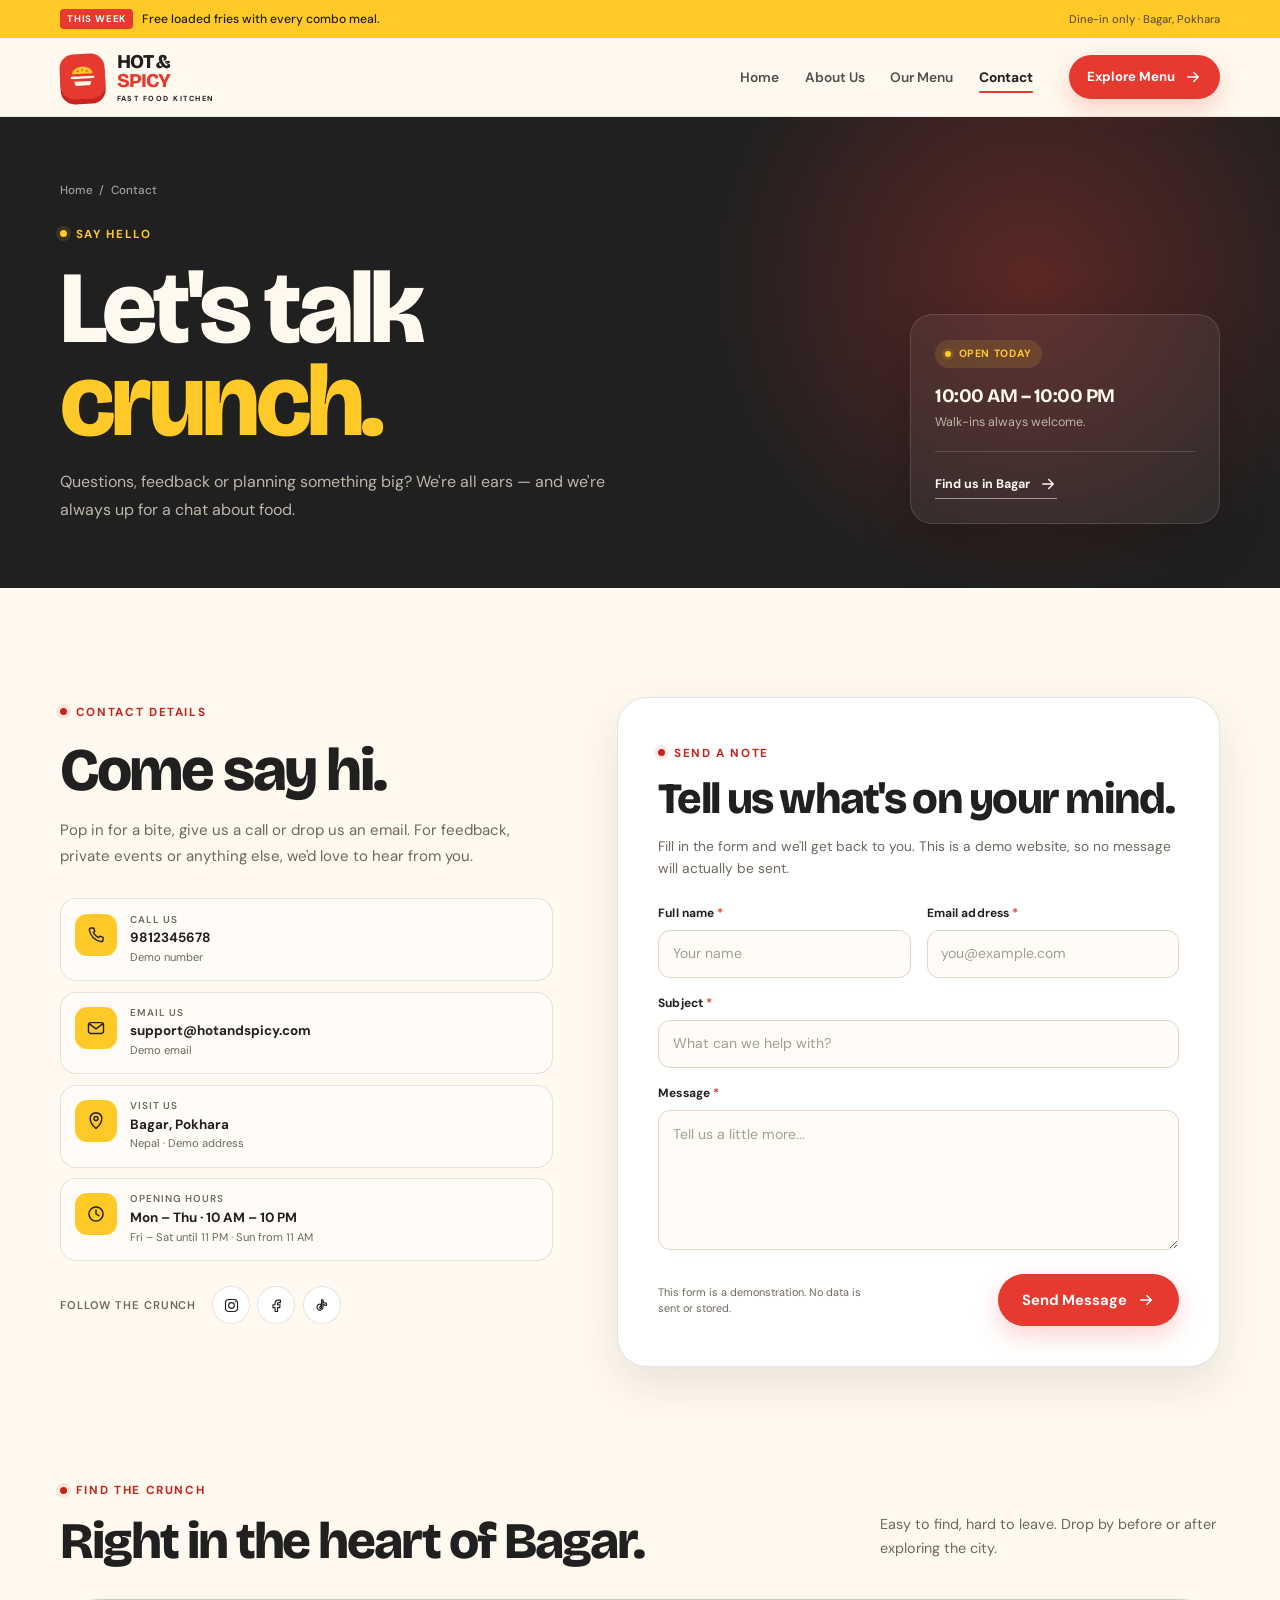
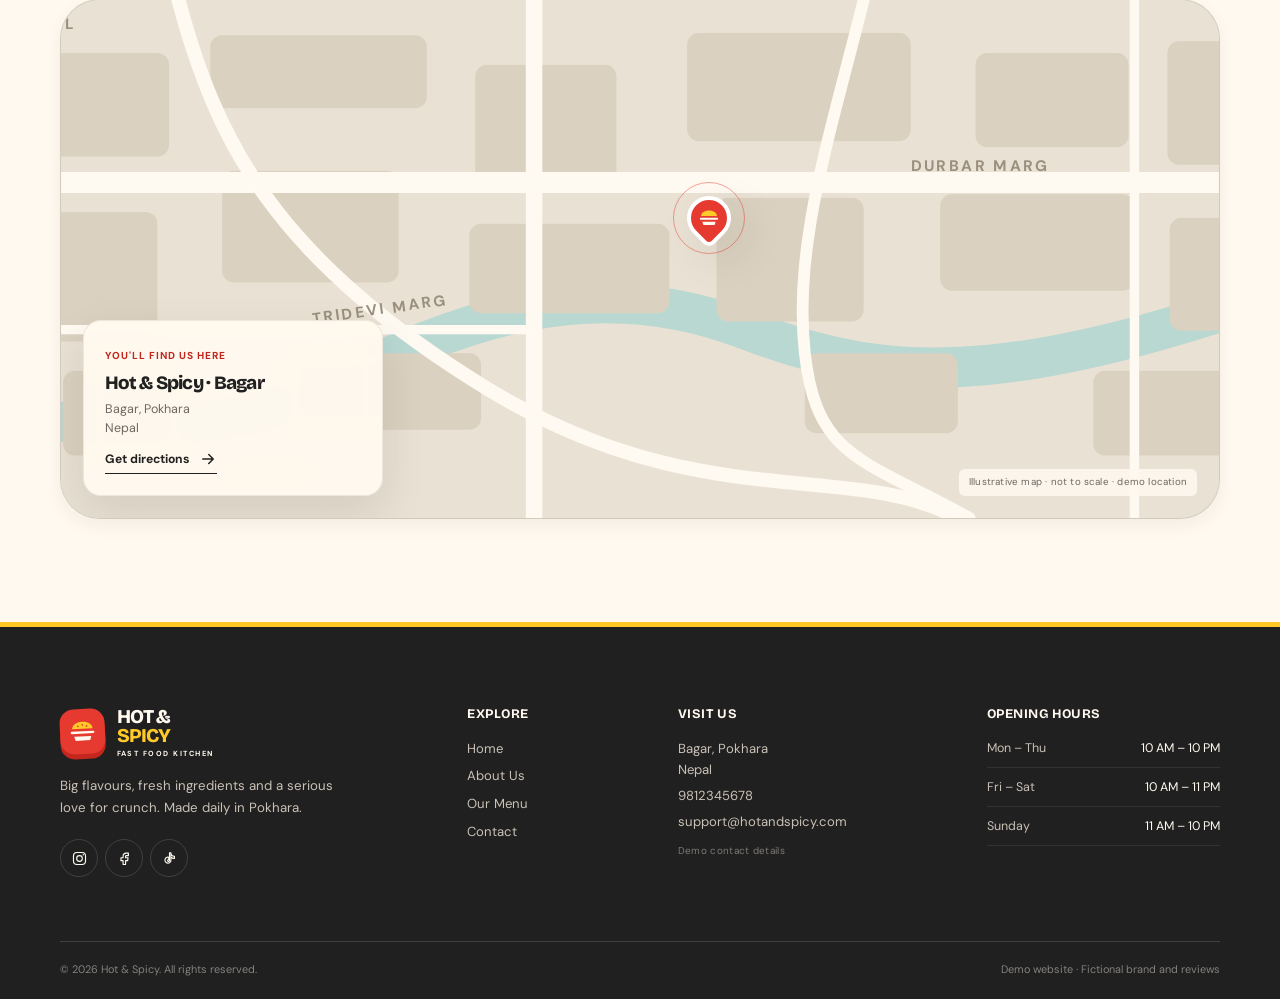
<file: contact.html>
<!DOCTYPE html>
<html lang="en" class="no-js">
<head>
  <meta charset="UTF-8">
  <meta name="viewport" content="width=device-width, initial-scale=1.0">
  <meta name="description" content="Get in touch with Hot &amp; Spicy in Bagar, Pokhara. Find our demo address, phone number, email, opening hours and send a demo message through our contact form.">
  <meta name="theme-color" content="#202020">
  <title>Contact Us | Hot &amp; Spicy</title>

  <link rel="preconnect" href="https://fonts.googleapis.com">
  <link rel="preconnect" href="https://fonts.gstatic.com" crossorigin>
  <link href="https://fonts.googleapis.com/css2?family=Bricolage+Grotesque:opsz,wght@12..96,500;12..96,600;12..96,700;12..96,800&family=DM+Sans:opsz,wght@9..40,400;9..40,500;9..40,600;9..40,700&display=swap" rel="stylesheet">
  <link rel="icon" href="images/favicon.svg" type="image/svg+xml">
  <link rel="stylesheet" href="css/style.css">
  <script>document.documentElement.classList.replace('no-js', 'js');</script>
</head>
<body>
  <a class="skip-link" href="#main">Skip to content</a>

  <div class="announcement">
    <div class="container announcement__inner">
      <p><span class="announcement__label">This week</span> Free loaded fries with every combo meal.</p>
      <p class="announcement__meta">Dine-in only &middot; Bagar, Pokhara</p>
    </div>
  </div>

  <header class="site-header">
    <div class="container header__inner">
      <a class="logo" href="index.html" aria-label="Hot &amp; Spicy home">
        <span class="logo__mark" aria-hidden="true">
          <svg viewBox="0 0 32 32" focusable="false">
            <path d="M5.5 13.2c0-4.1 4.4-7.2 10.5-7.2s10.5 3.1 10.5 7.2H5.5Z" fill="#FFC928"/>
            <path d="M5 17h22" stroke="#FFF9EF" stroke-width="2.4" stroke-linecap="round"/>
            <path d="M7.2 21h17.6l-1.3 4.3H8.5L7.2 21Z" fill="#FFF9EF"/>
            <circle cx="11.5" cy="10.5" r=".9" fill="#E6392F"/>
            <circle cx="16" cy="9.1" r=".9" fill="#E6392F"/>
            <circle cx="20.5" cy="10.5" r=".9" fill="#E6392F"/>
          </svg>
        </span>
        <span class="logo__type">Hot &amp; <span>Spicy</span><small>Fast food kitchen</small></span>
      </a>

      <button class="nav-toggle" type="button" aria-expanded="false" aria-controls="primary-nav" aria-label="Open navigation">
        <span></span><span></span><span></span>
      </button>

      <nav class="primary-nav" id="primary-nav" aria-label="Primary navigation">
        <ul class="nav-list">
          <li><a href="index.html">Home</a></li>
          <li><a href="about.html">About Us</a></li>
          <li><a href="menu.html">Our Menu</a></li>
          <li><a href="contact.html" class="is-active" aria-current="page">Contact</a></li>
        </ul>
        <a class="btn btn--primary btn--sm nav-cta" href="menu.html">
          Explore Menu
          <svg viewBox="0 0 24 24" aria-hidden="true"><path d="M5 12h14M13 6l6 6-6 6"/></svg>
        </a>
      </nav>
    </div>
  </header>

  <main id="main">
    <!-- Contact hero -->
    <section class="contact-hero">
      <span class="contact-hero__glow" aria-hidden="true"></span>
      <div class="container contact-hero__inner">
        <div class="contact-hero__copy">
          <nav class="breadcrumbs breadcrumbs--light" aria-label="Breadcrumb">
            <a href="index.html">Home</a>
            <span aria-hidden="true">/</span>
            <span>Contact</span>
          </nav>
          <span class="eyebrow eyebrow--light"><span class="eyebrow__dot"></span> Say hello</span>
          <h1>Let's talk<br><span class="text-yellow">crunch.</span></h1>
          <p>Questions, feedback or planning something big? We're all ears — and we're always up for a chat about food.</p>
        </div>

        <div class="contact-hero__card">
          <span class="open-badge"><span class="open-badge__dot"></span> Open today</span>
          <strong>10:00 AM – 10:00 PM</strong>
          <p>Walk-ins always welcome.</p>
          <div class="contact-hero__divider"></div>
          <a href="#find-us" class="text-link text-link--light">
            Find us in Bagar
            <svg viewBox="0 0 24 24" aria-hidden="true"><path d="M5 12h14M13 6l6 6-6 6"/></svg>
          </a>
        </div>
      </div>
    </section>

    <!-- Contact details and form -->
    <section class="section contact-section">
      <div class="container contact-grid">
        <div class="contact-info">
          <span class="eyebrow"><span class="eyebrow__dot"></span> Contact details</span>
          <h2>Come say hi.</h2>
          <p>Pop in for a bite, give us a call or drop us an email. For feedback, private events or anything else, we'd love to hear from you.</p>

          <div class="contact-details">
            <a class="contact-detail" href="tel:+9779812345678">
              <span class="contact-detail__icon" aria-hidden="true">
                <svg viewBox="0 0 24 24"><path d="M6.2 3.5h3l1.4 4-1.8 1.5a15 15 0 0 0 6.2 6.2l1.5-1.8 4 1.4v3c0 1.2-1 2.2-2.2 2.2A16.8 16.8 0 0 1 4 5.7c0-1.2 1-2.2 2.2-2.2Z"/></svg>
              </span>
              <span>
                <small>Call&nbsp;us</small>
                <strong>9812345678</strong>
                <em>Demo&nbsp;number</em>
              </span>
            </a>

            <a class="contact-detail" href="mailto:support@hotandspicy.com">
              <span class="contact-detail__icon" aria-hidden="true">
                <svg viewBox="0 0 24 24"><rect x="3" y="5.5" width="18" height="13" rx="2.5"/><path d="m4 7 8 6 8-6"/></svg>
              </span>
              <span>
                <small>Email us</small>
                <strong>support@hotandspicy.com</strong>
                <em>Demo email</em>
              </span>
            </a>

            <a class="contact-detail" href="https://www.google.com/maps/search/?api=1&amp;query=Bagar+Pokhara+Nepal" target="_blank" rel="noopener noreferrer">
              <span class="contact-detail__icon" aria-hidden="true">
                <svg viewBox="0 0 24 24"><path d="M12 21s7-6.1 7-12a7 7 0 1 0-14 0c0 5.9 7 12 7 12Z"/><circle cx="12" cy="9" r="2.4"/></svg>
              </span>
              <span>
                <small>Visit us</small>
                <strong>Bagar, Pokhara</strong>
                <em>Nepal · Demo address</em>
              </span>
            </a>

            <div class="contact-detail">
              <span class="contact-detail__icon" aria-hidden="true">
                <svg viewBox="0 0 24 24"><circle cx="12" cy="12" r="8.5"/><path d="M12 7v5l3.5 2"/></svg>
              </span>
              <span>
                <small>Opening hours</small>
                <strong>Mon – Thu · 10 AM – 10 PM</strong>
                <em>Fri – Sat until 11 PM · Sun from 11 AM</em>
              </span>
            </div>
          </div>

          <div class="contact-socials">
            <p>Follow the crunch</p>
            <div class="socials" role="group" aria-label="Social media">
              <a href="https://www.instagram.com/" target="_blank" rel="noopener noreferrer" aria-label="Hot &amp; Spicy on Instagram">
                <svg viewBox="0 0 24 24" aria-hidden="true"><rect x="3.5" y="3.5" width="17" height="17" rx="5"/><circle cx="12" cy="12" r="4"/><circle cx="17.4" cy="6.7" r="1" fill="currentColor" stroke="none"/></svg>
              </a>
              <a href="https://www.facebook.com/" target="_blank" rel="noopener noreferrer" aria-label="Hot &amp; Spicy on Facebook">
                <svg viewBox="0 0 24 24" aria-hidden="true"><path d="M14.5 8h3V4.5h-3c-2.5 0-4.5 2-4.5 4.5v2H7V15h3v5.5h3.5V15h3l.5-4h-3.5V9c0-.6.4-1 1-1Z"/></svg>
              </a>
              <a href="https://www.tiktok.com/" target="_blank" rel="noopener noreferrer" aria-label="Hot &amp; Spicy on TikTok">
                <svg viewBox="0 0 24 24" aria-hidden="true"><path d="M14 4v10.3a4.2 4.2 0 1 1-3-4v3.2a1.3 1.3 0 1 0 1 1.2V4h2a5 5 0 0 0 5 5v3a8 8 0 0 1-5-1.7"/></svg>
              </a>
            </div>
          </div>
        </div>

        <div class="contact-form-card">
          <span class="eyebrow"><span class="eyebrow__dot"></span> Send a note</span>
          <h2>Tell us what's on your mind.</h2>
          <p class="contact-form__intro">Fill in the form and we'll get back to you. This is a demo website, so no message will actually be sent.</p>

          <form id="contact-form" class="contact-form" novalidate>
            <div class="form-row">
              <div class="form-field">
                <label for="name">Full name <span aria-hidden="true">*</span></label>
                <input type="text" id="name" name="name" placeholder="Your name" autocomplete="name" required aria-describedby="name-error">
                <p class="form-error" id="name-error"></p>
              </div>

              <div class="form-field">
                <label for="email">Email address <span aria-hidden="true">*</span></label>
                <input type="email" id="email" name="email" placeholder="you@example.com" autocomplete="email" required aria-describedby="email-error">
                <p class="form-error" id="email-error"></p>
              </div>
            </div>

            <div class="form-field">
              <label for="subject">Subject <span aria-hidden="true">*</span></label>
              <input type="text" id="subject" name="subject" placeholder="What can we help with?" required aria-describedby="subject-error">
              <p class="form-error" id="subject-error"></p>
            </div>

            <div class="form-field">
              <label for="message">Message <span aria-hidden="true">*</span></label>
              <textarea id="message" name="message" rows="5" placeholder="Tell us a little more..." required aria-describedby="message-error"></textarea>
              <p class="form-error" id="message-error"></p>
            </div>

            <div class="form-status" id="form-status" role="status" aria-live="polite" hidden></div>

            <div class="form-footer">
              <p>This form is a demonstration. No data is sent or stored.</p>
              <button class="btn btn--primary" type="submit">
                Send Message
                <svg viewBox="0 0 24 24" aria-hidden="true"><path d="M5 12h14M13 6l6 6-6 6"/></svg>
              </button>
            </div>

            <noscript>
              <p class="form-noscript">JavaScript is currently disabled, so the demo form can't be submitted. Please call us on <a href="tel:+9779812345678">9812345678</a> or email <a href="mailto:support@hotandspicy.com">support@hotandspicy.com</a> instead.</p>
            </noscript>
          </form>
        </div>
      </div>
    </section>

    <!-- Illustrative map -->
    <section class="map-section" id="find-us">
      <div class="container">
        <div class="map-heading">
          <div>
            <span class="eyebrow"><span class="eyebrow__dot"></span> Find the crunch</span>
            <h2>Right in the heart of Bagar.</h2>
          </div>
          <p>Easy to find, hard to leave. Drop by before or after exploring the city.</p>
        </div>

        <div class="map-card">
          <svg class="map-art" viewBox="0 0 1200 440" preserveAspectRatio="xMidYMid slice" aria-hidden="true">
            <rect width="1200" height="440" fill="#e9e1d3"/>
            <path d="M-20 380 C120 330 210 390 330 330 S560 230 690 280 S930 330 1220 220" fill="none" stroke="#b9d8d2" stroke-width="34"/>
            <g fill="#dbd1c0">
              <rect x="55" y="45" width="145" height="88" rx="10"/>
              <rect x="235" y="30" width="184" height="62" rx="10"/>
              <rect x="460" y="55" width="120" height="100" rx="10"/>
              <rect x="640" y="28" width="190" height="92" rx="10"/>
              <rect x="885" y="45" width="130" height="80" rx="10"/>
              <rect x="1048" y="35" width="122" height="105" rx="10"/>
              <rect x="60" y="180" width="130" height="110" rx="10"/>
              <rect x="245" y="145" width="150" height="95" rx="10"/>
              <rect x="455" y="190" width="170" height="76" rx="10"/>
              <rect x="665" y="168" width="125" height="105" rx="10"/>
              <rect x="855" y="165" width="165" height="82" rx="10"/>
              <rect x="1050" y="185" width="120" height="96" rx="10"/>
              <rect x="110" y="315" width="100" height="72" rx="10"/>
              <rect x="300" y="300" width="165" height="65" rx="10"/>
              <rect x="740" y="300" width="130" height="68" rx="10"/>
              <rect x="985" y="315" width="176" height="72" rx="10"/>
            </g>
            <g fill="none" stroke="#fffaf1" stroke-linecap="round">
              <path d="M0 155 H1200" stroke-width="18"/>
              <path d="M510 0 V440" stroke-width="14"/>
              <path d="M208 0 C240 120 290 220 470 330 S780 390 870 440" stroke-width="12"/>
              <path d="M790 0 C760 120 730 210 740 300 S790 390 880 440" stroke-width="10"/>
              <path d="M0 280 H510" stroke-width="8"/>
              <path d="M1020 0 V440" stroke-width="8"/>
            </g>
            <g fill="#9b907f" font-family="DM Sans, sans-serif" font-size="13" font-weight="700" letter-spacing="2">
              <text x="56" y="25">THAMEL</text>
              <text x="830" y="145">DURBAR MARG</text>
              <text x="322" y="275" transform="rotate(-8 322 275)">TRIDEVI MARG</text>
            </g>
            <g fill="#8ca7a1" font-family="DM Sans, sans-serif" font-size="11" font-style="italic">
              <text x="250" y="405">Bagmati River</text>
            </g>
          </svg>

          <div class="map-pin" aria-hidden="true">
            <span class="map-pin__pulse"></span>
            <span class="map-pin__marker">
              <svg viewBox="0 0 32 32" focusable="false">
                <path d="M5.5 13.2c0-4.1 4.4-7.2 10.5-7.2s10.5 3.1 10.5 7.2H5.5Z" fill="#FFC928"/>
                <path d="M5 17h22" stroke="#FFF9EF" stroke-width="2.4" stroke-linecap="round"/>
                <path d="M7.2 21h17.6l-1.3 4.3H8.5L7.2 21Z" fill="#FFF9EF"/>
              </svg>
            </span>
          </div>

          <div class="map-info">
            <span class="map-info__label">You'll find us here</span>
            <h3>Hot &amp; Spicy · Bagar</h3>
            <p>Bagar, Pokhara<br>Nepal</p>
            <a class="text-link" href="https://www.google.com/maps/search/?api=1&amp;query=Bagar+Pokhara+Nepal" target="_blank" rel="noopener noreferrer">
              Get directions
              <svg viewBox="0 0 24 24" aria-hidden="true"><path d="M5 12h14M13 6l6 6-6 6"/></svg>
            </a>
          </div>

          <span class="map-note">Illustrative map &middot; not to scale &middot; demo location</span>
        </div>
      </div>
    </section>
  </main>

  <footer class="site-footer">
    <div class="container footer__grid">
      <div class="footer__brand">
        <a class="logo logo--light" href="index.html" aria-label="Hot &amp; Spicy home">
          <span class="logo__mark" aria-hidden="true">
            <svg viewBox="0 0 32 32" focusable="false">
              <path d="M5.5 13.2c0-4.1 4.4-7.2 10.5-7.2s10.5 3.1 10.5 7.2H5.5Z" fill="#FFC928"/>
              <path d="M5 17h22" stroke="#FFF9EF" stroke-width="2.4" stroke-linecap="round"/>
              <path d="M7.2 21h17.6l-1.3 4.3H8.5L7.2 21Z" fill="#FFF9EF"/>
              <circle cx="11.5" cy="10.5" r=".9" fill="#E6392F"/>
              <circle cx="16" cy="9.1" r=".9" fill="#E6392F"/>
              <circle cx="20.5" cy="10.5" r=".9" fill="#E6392F"/>
            </svg>
          </span>
          <span class="logo__type">Hot &amp; <span>Spicy</span><small>Fast food kitchen</small></span>
        </a>
        <p>Big flavours, fresh ingredients and a serious love for crunch. Made daily in Pokhara.</p>
        <div class="socials" role="group" aria-label="Social media">
          <a href="https://www.instagram.com/" target="_blank" rel="noopener noreferrer" aria-label="Hot &amp; Spicy on Instagram">
            <svg viewBox="0 0 24 24" aria-hidden="true"><rect x="3.5" y="3.5" width="17" height="17" rx="5"/><circle cx="12" cy="12" r="4"/><circle cx="17.4" cy="6.7" r="1" fill="currentColor" stroke="none"/></svg>
          </a>
          <a href="https://www.facebook.com/" target="_blank" rel="noopener noreferrer" aria-label="Hot &amp; Spicy on Facebook">
            <svg viewBox="0 0 24 24" aria-hidden="true"><path d="M14.5 8h3V4.5h-3c-2.5 0-4.5 2-4.5 4.5v2H7V15h3v5.5h3.5V15h3l.5-4h-3.5V9c0-.6.4-1 1-1Z"/></svg>
          </a>
          <a href="https://www.tiktok.com/" target="_blank" rel="noopener noreferrer" aria-label="Hot &amp; Spicy on TikTok">
            <svg viewBox="0 0 24 24" aria-hidden="true"><path d="M14 4v10.3a4.2 4.2 0 1 1-3-4v3.2a1.3 1.3 0 1 0 1 1.2V4h2a5 5 0 0 0 5 5v3a8 8 0 0 1-5-1.7"/></svg>
          </a>
        </div>
      </div>

      <div class="footer__col">
        <h3>Explore</h3>
        <ul class="footer__links">
          <li><a href="index.html">Home</a></li>
          <li><a href="about.html">About Us</a></li>
          <li><a href="menu.html">Our Menu</a></li>
          <li><a href="contact.html">Contact</a></li>
        </ul>
      </div>

      <div class="footer__col">
        <h3>Visit us</h3>
        <address>
          Bagar, Pokhara<br>
          Nepal
        </address>
        <a href="tel:+9779812345678">9812345678</a>
        <a href="mailto:support@hotandspicy.com">support@hotandspicy.com</a>
        <small class="footer__demo">Demo contact details</small>
      </div>

      <div class="footer__col">
        <h3>Opening hours</h3>
        <ul class="footer__hours">
          <li><span>Mon – Thu</span><span>10 AM – 10 PM</span></li>
          <li><span>Fri – Sat</span><span>10 AM – 11 PM</span></li>
          <li><span>Sunday</span><span>11 AM – 10 PM</span></li>
        </ul>
      </div>
    </div>

    <div class="container footer__bottom">
      <p>&copy; <span id="year">2026</span> Hot &amp; Spicy. All rights reserved.</p>
      <p>Demo website &middot; Fictional brand and reviews</p>
    </div>
  </footer>

  <button class="back-to-top" type="button" aria-label="Back to top">
    <svg viewBox="0 0 24 24" aria-hidden="true"><path d="M12 19V5M6 11l6-6 6 6"/></svg>
  </button>

  <script src="js/script.js"></script>
</body>
</html>
</file>
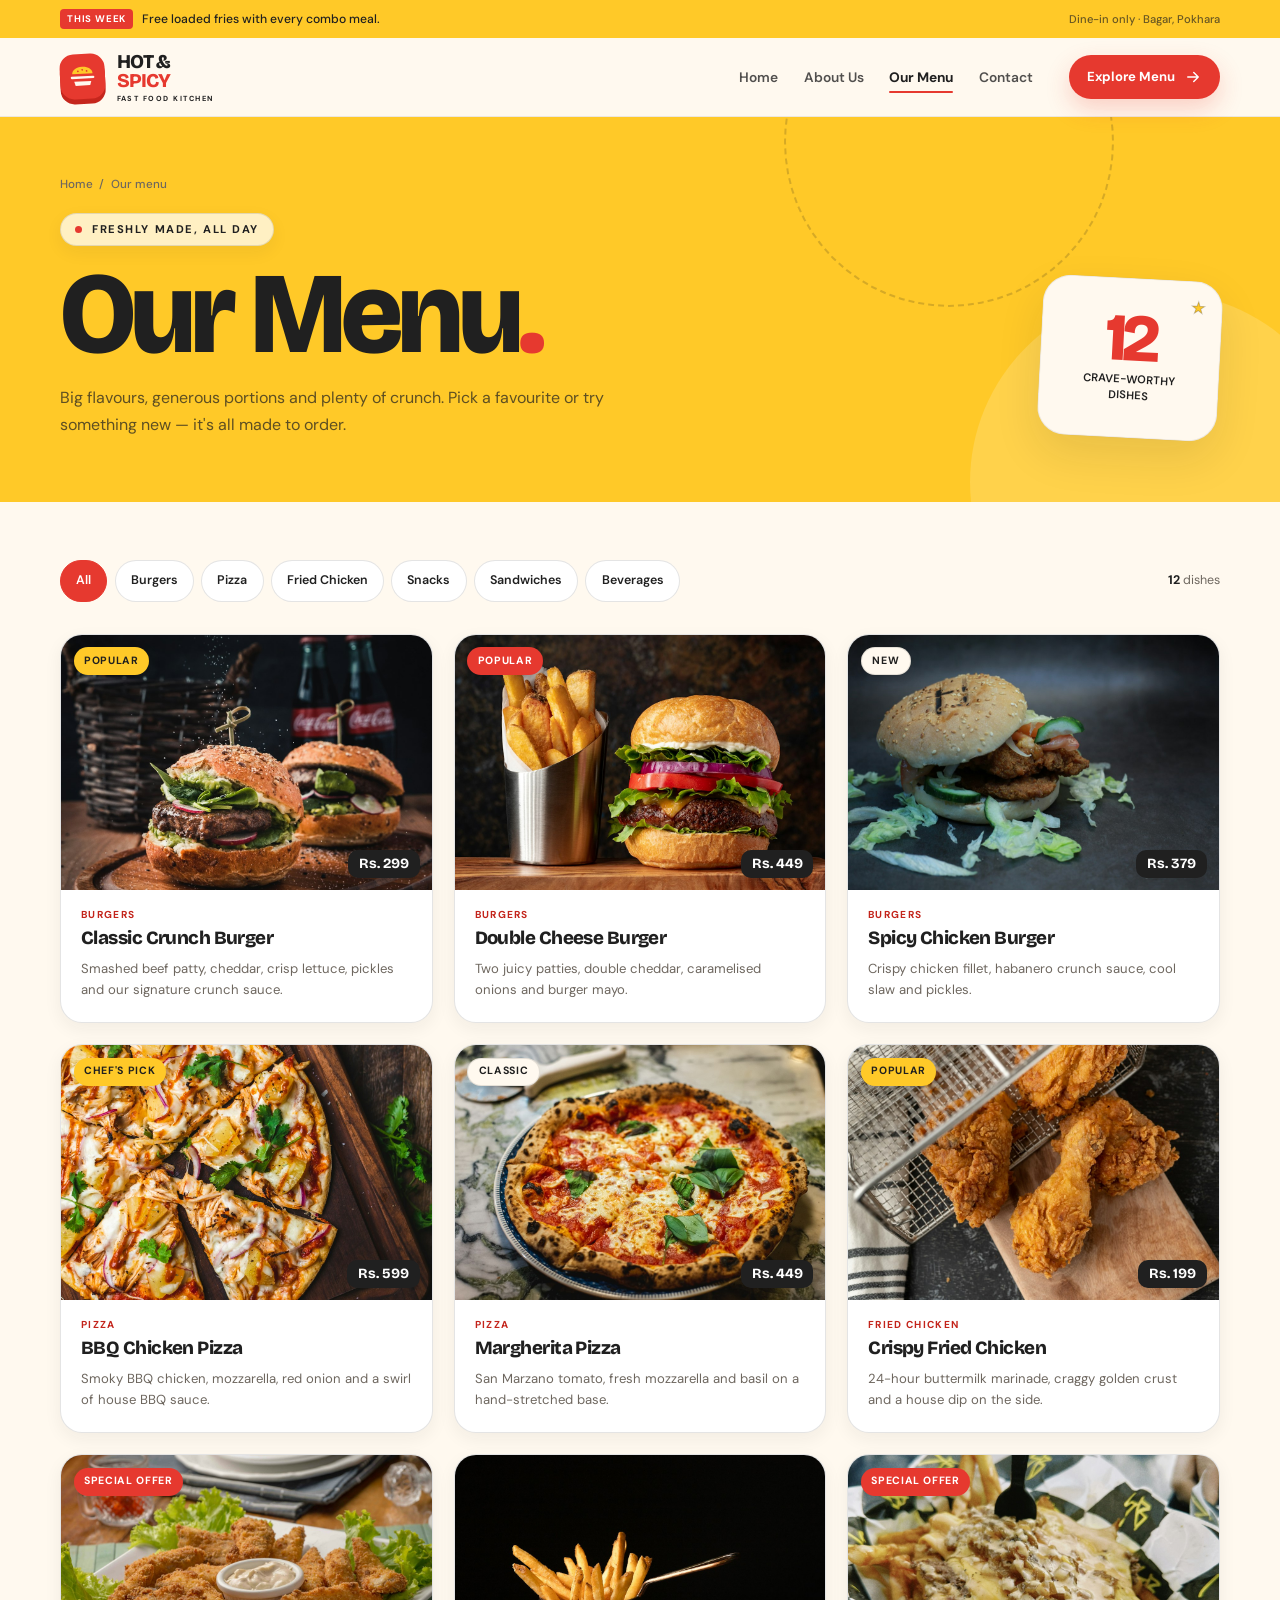
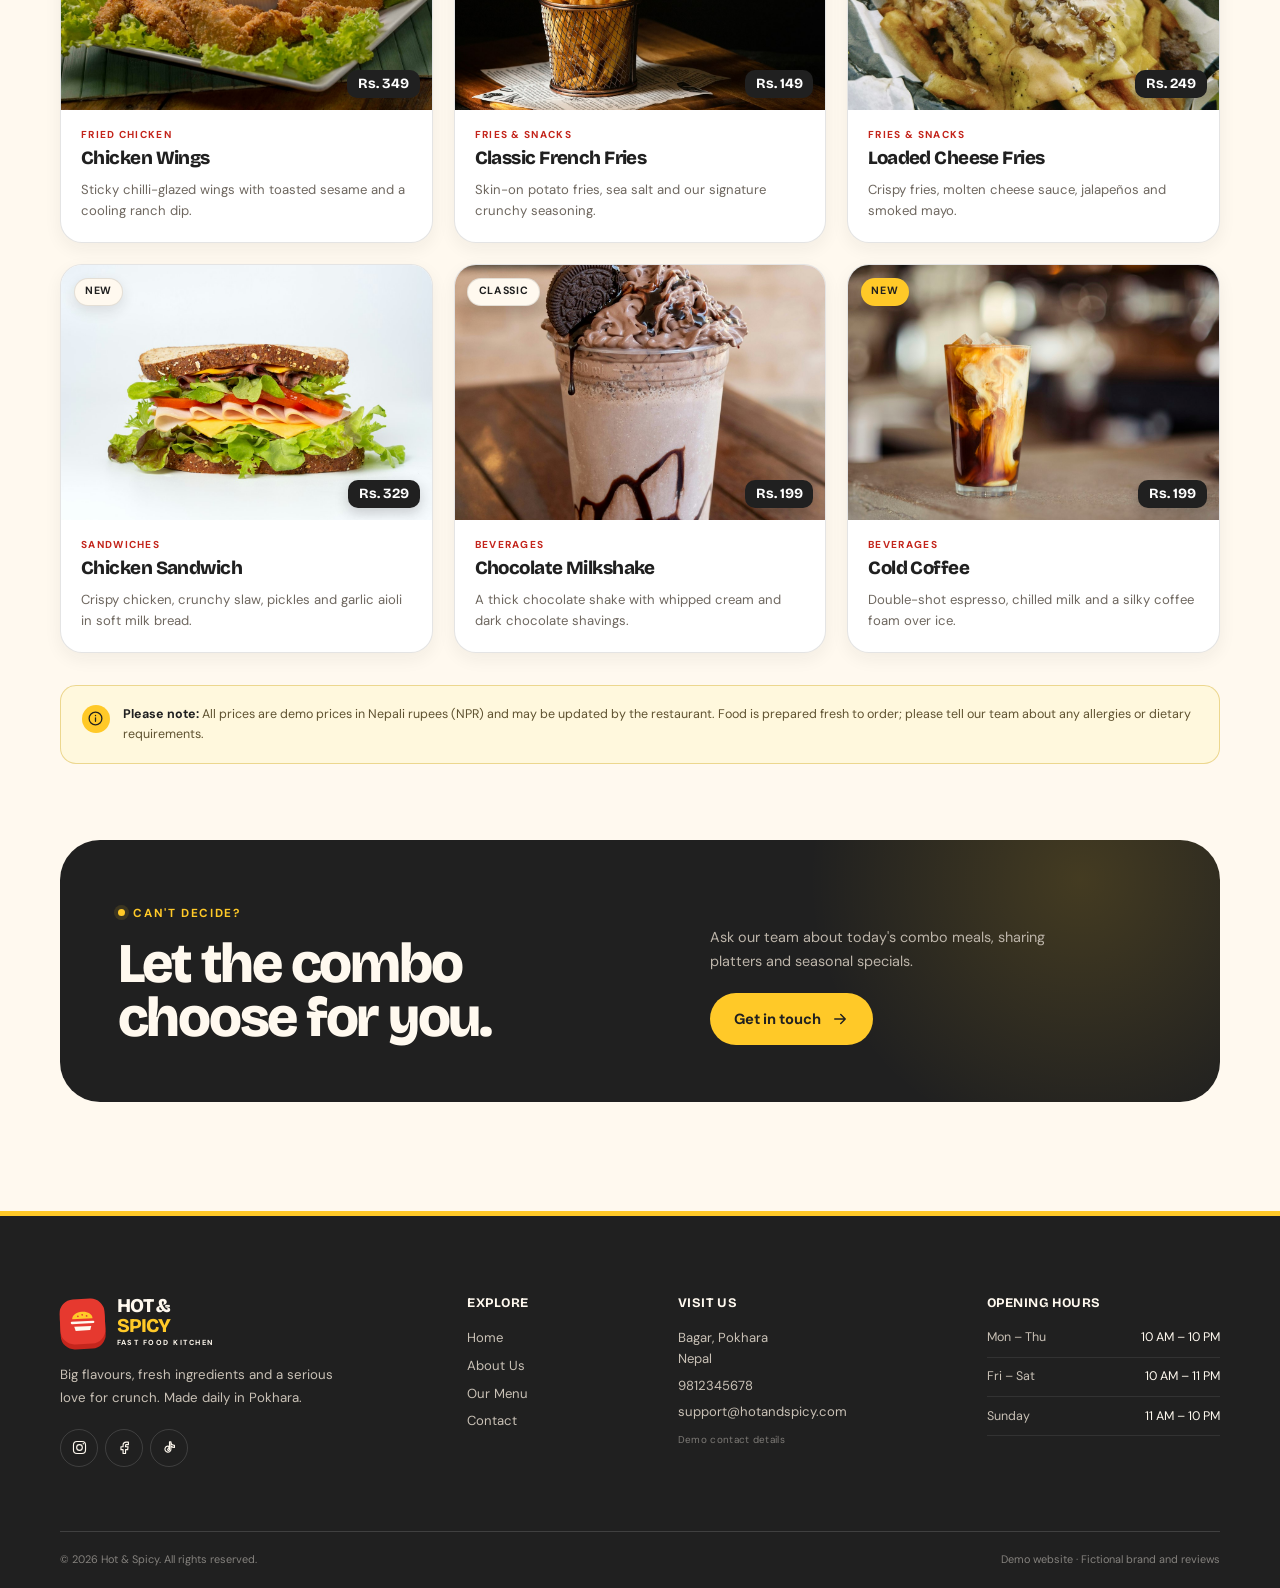
<file: menu.html>
<!DOCTYPE html>
<html lang="en" class="no-js">
<head>
  <meta charset="UTF-8">
  <meta name="viewport" content="width=device-width, initial-scale=1.0">
  <meta name="description" content="Browse the Hot &amp; Spicy menu — burgers, pizza, fried chicken, fries, sandwiches, milkshakes and cold coffee, all made fresh in Pokhara. Demo prices in NPR.">
  <meta name="theme-color" content="#FFC928">
  <title>Our Menu | Hot &amp; Spicy</title>

  <link rel="preconnect" href="https://fonts.googleapis.com">
  <link rel="preconnect" href="https://fonts.gstatic.com" crossorigin>
  <link href="https://fonts.googleapis.com/css2?family=Bricolage+Grotesque:opsz,wght@12..96,500;12..96,600;12..96,700;12..96,800&family=DM+Sans:opsz,wght@9..40,400;9..40,500;9..40,600;9..40,700&display=swap" rel="stylesheet">
  <link rel="icon" href="images/favicon.svg" type="image/svg+xml">
  <link rel="stylesheet" href="css/style.css">
  <script>document.documentElement.classList.replace('no-js', 'js');</script>
</head>
<body>
  <a class="skip-link" href="#main">Skip to content</a>

  <div class="announcement">
    <div class="container announcement__inner">
      <p><span class="announcement__label">This week</span> Free loaded fries with every combo meal.</p>
      <p class="announcement__meta">Dine-in only &middot; Bagar, Pokhara</p>
    </div>
  </div>

  <header class="site-header">
    <div class="container header__inner">
      <a class="logo" href="index.html" aria-label="Hot &amp; Spicy home">
        <span class="logo__mark" aria-hidden="true">
          <svg viewBox="0 0 32 32" focusable="false">
            <path d="M5.5 13.2c0-4.1 4.4-7.2 10.5-7.2s10.5 3.1 10.5 7.2H5.5Z" fill="#FFC928"/>
            <path d="M5 17h22" stroke="#FFF9EF" stroke-width="2.4" stroke-linecap="round"/>
            <path d="M7.2 21h17.6l-1.3 4.3H8.5L7.2 21Z" fill="#FFF9EF"/>
            <circle cx="11.5" cy="10.5" r=".9" fill="#E6392F"/>
            <circle cx="16" cy="9.1" r=".9" fill="#E6392F"/>
            <circle cx="20.5" cy="10.5" r=".9" fill="#E6392F"/>
          </svg>
        </span>
        <span class="logo__type">Hot &amp; <span>Spicy</span><small>Fast food kitchen</small></span>
      </a>

      <button class="nav-toggle" type="button" aria-expanded="false" aria-controls="primary-nav" aria-label="Open navigation">
        <span></span><span></span><span></span>
      </button>

      <nav class="primary-nav" id="primary-nav" aria-label="Primary navigation">
        <ul class="nav-list">
          <li><a href="index.html">Home</a></li>
          <li><a href="about.html">About Us</a></li>
          <li><a href="menu.html" class="is-active" aria-current="page">Our Menu</a></li>
          <li><a href="contact.html">Contact</a></li>
        </ul>
        <a class="btn btn--primary btn--sm nav-cta" href="menu.html">
          Explore Menu
          <svg viewBox="0 0 24 24" aria-hidden="true"><path d="M5 12h14M13 6l6 6-6 6"/></svg>
        </a>
      </nav>
    </div>
  </header>

  <main id="main">
    <!-- Menu hero -->
    <section class="menu-hero">
      <span class="menu-hero__shape menu-hero__shape--one" aria-hidden="true"></span>
      <span class="menu-hero__shape menu-hero__shape--two" aria-hidden="true"></span>
      <div class="container menu-hero__inner">
        <div class="menu-hero__copy">
          <nav class="breadcrumbs" aria-label="Breadcrumb">
            <a href="index.html">Home</a>
            <span aria-hidden="true">/</span>
            <span>Our menu</span>
          </nav>
          <span class="eyebrow eyebrow--pill"><span class="eyebrow__dot"></span> Freshly made, all day</span>
          <h1>Our Menu<span>.</span></h1>
          <p>Big flavours, generous portions and plenty of crunch. Pick a favourite or try something new — it's all made to order.</p>
        </div>
        <div class="menu-hero__stat" role="img" aria-label="12 crave-worthy dishes">
          <strong>12</strong>
          <span>crave-worthy<br>dishes</span>
          <i aria-hidden="true">★</i>
        </div>
      </div>
    </section>

    <!-- Menu catalogue -->
    <section class="section menu-section">
      <div class="container">
        <div class="menu-toolbar">
          <div class="filter-buttons" role="group" aria-label="Filter menu by category">
            <button class="filter-btn is-active" type="button" data-filter="all" aria-pressed="true">All</button>
            <button class="filter-btn" type="button" data-filter="burgers" aria-pressed="false">Burgers</button>
            <button class="filter-btn" type="button" data-filter="pizza" aria-pressed="false">Pizza</button>
            <button class="filter-btn" type="button" data-filter="fried-chicken" aria-pressed="false">Fried Chicken</button>
            <button class="filter-btn" type="button" data-filter="snacks" aria-pressed="false">Snacks</button>
            <button class="filter-btn" type="button" data-filter="sandwiches" aria-pressed="false">Sandwiches</button>
            <button class="filter-btn" type="button" data-filter="beverages" aria-pressed="false">Beverages</button>
          </div>
          <p class="menu-count" aria-live="polite"><span id="menu-count">12</span> dishes</p>
        </div>

        <div class="menu-grid" id="menu-grid">
          <!-- Burgers -->
          <article class="food-card menu-item" data-category="burgers">
            <div class="food-card__media">
              <img src="images/burger-classic.jpg" alt="Classic Crunch Burger with cheese, lettuce and pickles" width="1200" height="900" loading="lazy" onerror="this.onerror=null;this.src='images/fallback.svg';">
              <span class="badge badge--yellow">Popular</span>
              <span class="food-card__price">Rs. 299</span>
            </div>
            <div class="food-card__body">
              <span class="food-card__kicker">Burgers</span>
              <div class="food-card__title">
                <h2>Classic Crunch Burger</h2>
              </div>
              <p>Smashed beef patty, cheddar, crisp lettuce, pickles and our signature crunch sauce.</p>
            </div>
          </article>

          <article class="food-card menu-item" data-category="burgers">
            <div class="food-card__media">
              <img src="images/burger-double.jpg" alt="Double Cheese Burger with two beef patties and melted cheese" width="1200" height="900" loading="lazy" onerror="this.onerror=null;this.src='images/fallback.svg';">
              <span class="badge badge--red">Popular</span>
              <span class="food-card__price">Rs. 449</span>
            </div>
            <div class="food-card__body">
              <span class="food-card__kicker">Burgers</span>
              <div class="food-card__title">
                <h2>Double Cheese Burger</h2>
              </div>
              <p>Two juicy patties, double cheddar, caramelised onions and burger mayo.</p>
            </div>
          </article>

          <article class="food-card menu-item" data-category="burgers">
            <div class="food-card__media">
              <img src="images/burger-spicy.jpg" alt="Spicy chicken burger with crispy fillet and slaw" width="1200" height="900" loading="lazy" onerror="this.onerror=null;this.src='images/fallback.svg';">
              <span class="badge badge--cream">New</span>
              <span class="food-card__price">Rs. 379</span>
            </div>
            <div class="food-card__body">
              <span class="food-card__kicker">Burgers</span>
              <div class="food-card__title">
                <h2>Spicy Chicken Burger</h2>
              </div>
              <p>Crispy chicken fillet, habanero crunch sauce, cool slaw and pickles.</p>
            </div>
          </article>

          <!-- Pizza -->
          <article class="food-card menu-item" data-category="pizza">
            <div class="food-card__media">
              <img src="images/pizza-bbq.jpg" alt="BBQ chicken pizza with mozzarella, red onion and fresh herbs" width="1200" height="900" loading="lazy" onerror="this.onerror=null;this.src='images/fallback.svg';">
              <span class="badge badge--yellow">Chef's pick</span>
              <span class="food-card__price">Rs. 599</span>
            </div>
            <div class="food-card__body">
              <span class="food-card__kicker">Pizza</span>
              <div class="food-card__title">
                <h2>BBQ Chicken Pizza</h2>
              </div>
              <p>Smoky BBQ chicken, mozzarella, red onion and a swirl of house BBQ sauce.</p>
            </div>
          </article>

          <article class="food-card menu-item" data-category="pizza">
            <div class="food-card__media">
              <img src="images/pizza-margherita.jpg" alt="Margherita pizza with tomato, mozzarella and basil" width="1200" height="900" loading="lazy" onerror="this.onerror=null;this.src='images/fallback.svg';">
              <span class="badge badge--cream">Classic</span>
              <span class="food-card__price">Rs. 449</span>
            </div>
            <div class="food-card__body">
              <span class="food-card__kicker">Pizza</span>
              <div class="food-card__title">
                <h2>Margherita Pizza</h2>
              </div>
              <p>San Marzano tomato, fresh mozzarella and basil on a hand-stretched base.</p>
            </div>
          </article>

          <!-- Fried chicken -->
          <article class="food-card menu-item" data-category="fried-chicken">
            <div class="food-card__media">
              <img src="images/fried-chicken.jpg" alt="Crispy fried chicken pieces with a golden crust" width="1200" height="900" loading="lazy" onerror="this.onerror=null;this.src='images/fallback.svg';">
              <span class="badge badge--yellow">Popular</span>
              <span class="food-card__price">Rs. 199</span>
            </div>
            <div class="food-card__body">
              <span class="food-card__kicker">Fried chicken</span>
              <div class="food-card__title">
                <h2>Crispy Fried Chicken</h2>
              </div>
              <p>24-hour buttermilk marinade, craggy golden crust and a house dip on the side.</p>
            </div>
          </article>

          <article class="food-card menu-item" data-category="fried-chicken">
            <div class="food-card__media">
              <img src="images/chicken-wings.jpg" alt="Sticky glazed chicken wings with sesame seeds" width="1200" height="900" loading="lazy" onerror="this.onerror=null;this.src='images/fallback.svg';">
              <span class="badge badge--red">Special offer</span>
              <span class="food-card__price">Rs. 349</span>
            </div>
            <div class="food-card__body">
              <span class="food-card__kicker">Fried chicken</span>
              <div class="food-card__title">
                <h2>Chicken Wings</h2>
              </div>
              <p>Sticky chilli-glazed wings with toasted sesame and a cooling ranch dip.</p>
            </div>
          </article>

          <!-- Snacks -->
          <article class="food-card menu-item" data-category="snacks">
            <div class="food-card__media">
              <img src="images/fries-classic.jpg" alt="Classic French Fries with sea salt" width="1200" height="900" loading="lazy" onerror="this.onerror=null;this.src='images/fallback.svg';">
              <span class="food-card__price">Rs. 149</span>
            </div>
            <div class="food-card__body">
              <span class="food-card__kicker">Fries &amp; snacks</span>
              <div class="food-card__title">
                <h2>Classic French Fries</h2>
              </div>
              <p>Skin-on potato fries, sea salt and our signature crunchy seasoning.</p>
            </div>
          </article>

          <article class="food-card menu-item" data-category="snacks">
            <div class="food-card__media">
              <img src="images/fries-loaded.jpg" alt="Loaded cheese fries covered in a generous layer of melted cheese" width="1200" height="900" loading="lazy" onerror="this.onerror=null;this.src='images/fallback.svg';">
              <span class="badge badge--red">Special offer</span>
              <span class="food-card__price">Rs. 249</span>
            </div>
            <div class="food-card__body">
              <span class="food-card__kicker">Fries &amp; snacks</span>
              <div class="food-card__title">
                <h2>Loaded Cheese Fries</h2>
              </div>
              <p>Crispy fries, molten cheese sauce, jalapeños and smoked mayo.</p>
            </div>
          </article>

          <!-- Sandwiches -->
          <article class="food-card menu-item" data-category="sandwiches">
            <div class="food-card__media">
              <img src="images/chicken-sandwich.jpg" alt="Crispy chicken sandwich with lettuce and pickles" width="1200" height="900" loading="lazy" onerror="this.onerror=null;this.src='images/fallback.svg';">
              <span class="badge badge--cream">New</span>
              <span class="food-card__price">Rs. 329</span>
            </div>
            <div class="food-card__body">
              <span class="food-card__kicker">Sandwiches</span>
              <div class="food-card__title">
                <h2>Chicken Sandwich</h2>
              </div>
              <p>Crispy chicken, crunchy slaw, pickles and garlic aioli in soft milk bread.</p>
            </div>
          </article>

          <!-- Beverages -->
          <article class="food-card menu-item" data-category="beverages">
            <div class="food-card__media">
              <img src="images/chocolate-milkshake.jpg" alt="Thick chocolate milkshake topped with whipped cream" width="1200" height="900" loading="lazy" onerror="this.onerror=null;this.src='images/fallback.svg';">
              <span class="badge badge--cream">Classic</span>
              <span class="food-card__price">Rs. 199</span>
            </div>
            <div class="food-card__body">
              <span class="food-card__kicker">Beverages</span>
              <div class="food-card__title">
                <h2>Chocolate Milkshake</h2>
              </div>
              <p>A thick chocolate shake with whipped cream and dark chocolate shavings.</p>
            </div>
          </article>

          <article class="food-card menu-item" data-category="beverages">
            <div class="food-card__media">
              <img src="images/cold-coffee.jpg" alt="Iced cold coffee in a glass with a creamy foam top" width="1200" height="900" loading="lazy" onerror="this.onerror=null;this.src='images/fallback.svg';">
              <span class="badge badge--yellow">New</span>
              <span class="food-card__price">Rs. 199</span>
            </div>
            <div class="food-card__body">
              <span class="food-card__kicker">Beverages</span>
              <div class="food-card__title">
                <h2>Cold Coffee</h2>
              </div>
              <p>Double-shot espresso, chilled milk and a silky coffee foam over ice.</p>
            </div>
          </article>
        </div>

        <p class="menu-empty" id="menu-empty" hidden>No dishes in this category just yet. Please check back soon.</p>

        <aside class="menu-note">
          <span class="menu-note__icon" aria-hidden="true">
            <svg viewBox="0 0 24 24"><circle cx="12" cy="12" r="9"/><path d="M12 11v5M12 7.5v.5"/></svg>
          </span>
          <div>
            <strong>Please note:</strong> All prices are demo prices in Nepali rupees (NPR) and may be updated by the restaurant. Food is prepared fresh to order; please tell our team about any allergies or dietary requirements.
          </div>
        </aside>

        <div class="menu-bottom-cta">
          <div>
            <span class="eyebrow eyebrow--light"><span class="eyebrow__dot"></span> Can't decide?</span>
            <h2>Let the combo<br>choose for you.</h2>
          </div>
          <div class="menu-bottom-cta__action">
            <p>Ask our team about today's combo meals, sharing platters and seasonal specials.</p>
            <a class="btn btn--yellow" href="contact.html">
              Get in touch
              <svg viewBox="0 0 24 24" aria-hidden="true"><path d="M5 12h14M13 6l6 6-6 6"/></svg>
            </a>
          </div>
        </div>
      </div>
    </section>
  </main>

  <footer class="site-footer">
    <div class="container footer__grid">
      <div class="footer__brand">
        <a class="logo logo--light" href="index.html" aria-label="Hot &amp; Spicy home">
          <span class="logo__mark" aria-hidden="true">
            <svg viewBox="0 0 32 32" focusable="false">
              <path d="M5.5 13.2c0-4.1 4.4-7.2 10.5-7.2s10.5 3.1 10.5 7.2H5.5Z" fill="#FFC928"/>
              <path d="M5 17h22" stroke="#FFF9EF" stroke-width="2.4" stroke-linecap="round"/>
              <path d="M7.2 21h17.6l-1.3 4.3H8.5L7.2 21Z" fill="#FFF9EF"/>
              <circle cx="11.5" cy="10.5" r=".9" fill="#E6392F"/>
              <circle cx="16" cy="9.1" r=".9" fill="#E6392F"/>
              <circle cx="20.5" cy="10.5" r=".9" fill="#E6392F"/>
            </svg>
          </span>
          <span class="logo__type">Hot &amp; <span>Spicy</span><small>Fast food kitchen</small></span>
        </a>
        <p>Big flavours, fresh ingredients and a serious love for crunch. Made daily in Pokhara.</p>
        <div class="socials" role="group" aria-label="Social media">
          <a href="https://www.instagram.com/" target="_blank" rel="noopener noreferrer" aria-label="Hot &amp; Spicy on Instagram">
            <svg viewBox="0 0 24 24" aria-hidden="true"><rect x="3.5" y="3.5" width="17" height="17" rx="5"/><circle cx="12" cy="12" r="4"/><circle cx="17.4" cy="6.7" r="1" fill="currentColor" stroke="none"/></svg>
          </a>
          <a href="https://www.facebook.com/" target="_blank" rel="noopener noreferrer" aria-label="Hot &amp; Spicy on Facebook">
            <svg viewBox="0 0 24 24" aria-hidden="true"><path d="M14.5 8h3V4.5h-3c-2.5 0-4.5 2-4.5 4.5v2H7V15h3v5.5h3.5V15h3l.5-4h-3.5V9c0-.6.4-1 1-1Z"/></svg>
          </a>
          <a href="https://www.tiktok.com/" target="_blank" rel="noopener noreferrer" aria-label="Hot &amp; Spicy on TikTok">
            <svg viewBox="0 0 24 24" aria-hidden="true"><path d="M14 4v10.3a4.2 4.2 0 1 1-3-4v3.2a1.3 1.3 0 1 0 1 1.2V4h2a5 5 0 0 0 5 5v3a8 8 0 0 1-5-1.7"/></svg>
          </a>
        </div>
      </div>

      <div class="footer__col">
        <h3>Explore</h3>
        <ul class="footer__links">
          <li><a href="index.html">Home</a></li>
          <li><a href="about.html">About Us</a></li>
          <li><a href="menu.html">Our Menu</a></li>
          <li><a href="contact.html">Contact</a></li>
        </ul>
      </div>

      <div class="footer__col">
        <h3>Visit us</h3>
        <address>
          Bagar, Pokhara<br>
          Nepal
        </address>
        <a href="tel:+9779812345678">9812345678</a>
        <a href="mailto:support@hotandspicy.com">support@hotandspicy.com</a>
        <small class="footer__demo">Demo contact details</small>
      </div>

      <div class="footer__col">
        <h3>Opening hours</h3>
        <ul class="footer__hours">
          <li><span>Mon – Thu</span><span>10 AM – 10 PM</span></li>
          <li><span>Fri – Sat</span><span>10 AM – 11 PM</span></li>
          <li><span>Sunday</span><span>11 AM – 10 PM</span></li>
        </ul>
      </div>
    </div>

    <div class="container footer__bottom">
      <p>&copy; <span id="year">2026</span> Hot &amp; Spicy. All rights reserved.</p>
      <p>Demo website &middot; Fictional brand and reviews</p>
    </div>
  </footer>

  <button class="back-to-top" type="button" aria-label="Back to top">
    <svg viewBox="0 0 24 24" aria-hidden="true"><path d="M12 19V5M6 11l6-6 6 6"/></svg>
  </button>

  <script src="js/script.js"></script>
</body>
</html>
</file>
<file: css/style.css>
/* ==========================================================================
   HOT & SPICY — Shared stylesheet
   Sections:
   1. Design tokens & reset
   2. Base typography & utilities
   3. Buttons, badges & shared elements
   4. Announcement bar & header
   5. Home: hero & ticker
   6. Home: sections, food cards & categories
   7. Home: why us, combo & testimonials
   8. Page heroes & breadcrumbs
   9. About page
   10. Menu page
   11. Contact page & forms
   12. Map
   13. Footer & back-to-top
   14. Responsive styles
   ========================================================================== */

/* 1. Design tokens & reset
   ========================================================================== */
:root {
  --red: #E6392F;
  --red-dark: #C5261D;
  --red-text: #C3241B;
  --yellow: #FFC928;
  --yellow-soft: #FFF0B8;
  --charcoal: #202020;
  --charcoal-soft: #2b2b2b;
  --cream: #FFF9EF;
  --white: #FFFFFF;
  --muted: #6E675F;
  --muted-light: #BDB5AA;
  --line: rgba(32, 32, 32, 0.12);
  --line-dark: rgba(255, 255, 255, 0.14);
  --green: #8DD7A6;

  --font-display: "Bricolage Grotesque", "Trebuchet MS", sans-serif;
  --font-body: "DM Sans", "Segoe UI", sans-serif;

  --container: 1160px;
  --gutter: clamp(1rem, 4vw, 2.5rem);
  --radius-sm: 14px;
  --radius-md: 22px;
  --radius-lg: 30px;
  --radius-xl: 40px;

  --shadow-sm: 0 6px 18px rgba(32, 32, 32, 0.06);
  --shadow-md: 0 18px 45px rgba(32, 32, 32, 0.1);
  --shadow-lg: 0 30px 70px rgba(32, 32, 32, 0.16);
  --ease: 220ms ease;
}

*,
*::before,
*::after {
  box-sizing: border-box;
}

html {
  scroll-behavior: smooth;
  scroll-padding-top: 110px;
}

body {
  margin: 0;
  background: var(--cream);
  color: var(--charcoal);
  font-family: var(--font-body);
  font-size: 1rem;
  line-height: 1.65;
  -webkit-font-smoothing: antialiased;
  overflow-x: clip;
}

img,
svg {
  display: block;
}

img {
  max-width: 100%;
}

a {
  color: inherit;
  text-decoration: none;
}

button,
input,
textarea {
  font: inherit;
}

button {
  color: inherit;
}

ul,
ol {
  margin: 0;
  padding: 0;
  list-style: none;
}

address {
  font-style: normal;
}

[hidden] {
  display: none !important;
}

::selection {
  background: var(--red);
  color: var(--white);
}

/* 2. Base typography & utilities
   ========================================================================== */
h1,
h2,
h3,
h4 {
  margin: 0;
  font-family: var(--font-display);
  font-weight: 800;
  line-height: 1.02;
  letter-spacing: -0.04em;
}

p {
  margin: 0;
}

h1 {
  font-size: clamp(3.4rem, 7.4vw, 6.2rem);
}

h2 {
  font-size: clamp(2.2rem, 4.7vw, 3.8rem);
}

h3 {
  font-size: 1.25rem;
  line-height: 1.15;
}

.container {
  width: min(var(--container), calc(100% - (var(--gutter) * 2)));
  margin-inline: auto;
}

.section {
  padding-block: clamp(64px, 8.5vw, 112px);
}

.section--white {
  background: var(--white);
}

.text-red {
  color: var(--red);
}

.text-yellow {
  color: var(--yellow);
}

.highlight {
  position: relative;
  display: inline-block;
  z-index: 0;
}

.highlight::after {
  content: "";
  position: absolute;
  z-index: -1;
  left: -0.03em;
  right: -0.05em;
  bottom: 0.04em;
  height: 0.28em;
  border-radius: 999px;
  background: var(--yellow);
  transform: rotate(-1.5deg);
}

.eyebrow {
  display: inline-flex;
  align-items: center;
  gap: 0.55rem;
  margin-bottom: 1.1rem;
  color: var(--red-text);
  font-size: 0.73rem;
  font-weight: 700;
  letter-spacing: 0.14em;
  line-height: 1.2;
  text-transform: uppercase;
}

.eyebrow__dot {
  width: 7px;
  height: 7px;
  flex: 0 0 auto;
  border-radius: 50%;
  background: currentColor;
  box-shadow: 0 0 0 4px rgba(230, 57, 47, 0.1);
}

.eyebrow--pill {
  gap: 0.6rem;
  padding: 0.55rem 0.9rem;
  border: 1px solid var(--line);
  border-radius: 999px;
  background: rgba(255, 255, 255, 0.72);
  color: var(--charcoal);
  font-size: 0.7rem;
  box-shadow: var(--shadow-sm);
}

.eyebrow--pill .eyebrow__dot {
  background: var(--red);
  box-shadow: none;
}

.eyebrow--light {
  color: var(--yellow);
}

.eyebrow--light .eyebrow__dot {
  box-shadow: 0 0 0 4px rgba(255, 201, 40, 0.12);
}

.section-heading {
  display: flex;
  align-items: flex-end;
  justify-content: space-between;
  gap: 2rem;
  margin-bottom: clamp(2rem, 4.5vw, 3.2rem);
}

.section-heading h2 {
  max-width: 720px;
}

.section-heading__copy {
  max-width: 390px;
  padding-bottom: 0.4rem;
  color: var(--muted);
  font-size: 0.98rem;
  line-height: 1.7;
}

.section-heading--center {
  justify-content: center;
  text-align: center;
}

.section-heading--center .section-heading__copy {
  margin-inline: auto;
}

.section-heading--center .eyebrow {
  justify-content: center;
}

.text-link {
  display: inline-flex;
  align-items: center;
  gap: 0.55rem;
  flex: 0 0 auto;
  padding-bottom: 0.25rem;
  border-bottom: 1.5px solid var(--charcoal);
  font-size: 0.9rem;
  font-weight: 700;
  transition: color var(--ease), border-color var(--ease);
}

.text-link svg {
  width: 18px;
  height: 18px;
  fill: none;
  stroke: currentColor;
  stroke-width: 1.9;
  stroke-linecap: round;
  stroke-linejoin: round;
  transition: transform var(--ease);
}

.text-link:hover {
  color: var(--red);
  border-color: var(--red);
}

.text-link:hover svg {
  transform: translateX(3px);
}

.text-link--light {
  border-color: rgba(255, 255, 255, 0.5);
  color: var(--cream);
}

.text-link--light:hover {
  border-color: var(--yellow);
  color: var(--yellow);
}

.pill-list {
  display: flex;
  flex-wrap: wrap;
  gap: 0.55rem;
  margin-top: 1.8rem;
}

.pill {
  display: inline-flex;
  align-items: center;
  min-height: 34px;
  padding: 0.35rem 0.8rem;
  border: 1px solid var(--line);
  border-radius: 999px;
  background: rgba(255, 255, 255, 0.58);
  color: var(--charcoal);
  font-size: 0.76rem;
  font-weight: 600;
}

.stars {
  color: #DFA000;
  font-size: 0.9rem;
  letter-spacing: 0.14em;
  line-height: 1;
}

.visually-hidden {
  position: absolute !important;
  width: 1px !important;
  height: 1px !important;
  padding: 0 !important;
  margin: -1px !important;
  overflow: hidden !important;
  clip: rect(0, 0, 0, 0) !important;
  white-space: nowrap !important;
  border: 0 !important;
}

.skip-link {
  position: fixed;
  top: 10px;
  left: 10px;
  z-index: 1000;
  padding: 0.75rem 1rem;
  border-radius: 10px;
  background: var(--charcoal);
  color: var(--white);
  font-weight: 700;
  transform: translateY(-150%);
  transition: transform var(--ease);
}

.skip-link:focus {
  transform: translateY(0);
}

:focus-visible {
  outline: 3px solid var(--yellow);
  outline-offset: 3px;
}

/* 3. Buttons, badges & shared elements
   ========================================================================== */
.btn {
  display: inline-flex;
  align-items: center;
  justify-content: center;
  gap: 0.6rem;
  min-height: 52px;
  padding: 0.85rem 1.45rem;
  border: 1.5px solid transparent;
  border-radius: 999px;
  font-family: var(--font-body);
  font-size: 0.92rem;
  font-weight: 700;
  line-height: 1.1;
  text-align: center;
  cursor: pointer;
  transition: background-color var(--ease), color var(--ease), border-color var(--ease), transform var(--ease), box-shadow var(--ease);
}

.btn svg {
  width: 18px;
  height: 18px;
  flex: 0 0 auto;
  fill: none;
  stroke: currentColor;
  stroke-width: 1.9;
  stroke-linecap: round;
  stroke-linejoin: round;
  transition: transform var(--ease);
}

.btn:hover svg {
  transform: translateX(3px);
}

.btn--primary {
  background: var(--red);
  color: var(--white);
  box-shadow: 0 10px 24px rgba(230, 57, 47, 0.22);
}

.btn--primary:hover {
  background: var(--red-dark);
  transform: translateY(-2px);
  box-shadow: 0 14px 28px rgba(230, 57, 47, 0.28);
}

.btn--secondary {
  border-color: rgba(32, 32, 32, 0.28);
  background: transparent;
  color: var(--charcoal);
}

.btn--secondary:hover {
  border-color: var(--charcoal);
  background: var(--charcoal);
  color: var(--white);
  transform: translateY(-2px);
}

.btn--dark {
  background: var(--charcoal);
  color: var(--cream);
}

.btn--dark:hover {
  background: #000000;
  transform: translateY(-2px);
  box-shadow: 0 12px 26px rgba(32, 32, 32, 0.2);
}

.btn--yellow {
  background: var(--yellow);
  color: var(--charcoal);
}

.btn--yellow:hover {
  background: #FFD84F;
  transform: translateY(-2px);
  box-shadow: 0 12px 26px rgba(0, 0, 0, 0.16);
}

.btn--sm {
  min-height: 44px;
  padding: 0.7rem 1.05rem;
  font-size: 0.82rem;
}

.badge {
  display: inline-flex;
  align-items: center;
  width: fit-content;
  min-height: 28px;
  padding: 0.28rem 0.65rem;
  border-radius: 999px;
  font-size: 0.66rem;
  font-weight: 700;
  letter-spacing: 0.06em;
  line-height: 1;
  text-transform: uppercase;
}

.badge--yellow {
  background: var(--yellow);
  color: var(--charcoal);
}

.badge--red {
  background: var(--red);
  color: var(--white);
}

.badge--cream {
  border: 1px solid rgba(32, 32, 32, 0.12);
  background: var(--cream);
  color: var(--charcoal);
}

/* 4. Announcement bar & header
   ========================================================================== */
.announcement {
  background: var(--yellow);
  color: var(--charcoal);
  font-size: 0.76rem;
  font-weight: 500;
}

.announcement__inner {
  display: flex;
  align-items: center;
  justify-content: space-between;
  gap: 1.5rem;
  min-height: 38px;
}

.announcement p {
  display: flex;
  align-items: center;
  gap: 0.55rem;
}

.announcement__label {
  flex: 0 0 auto;
  padding: 0.18rem 0.45rem;
  white-space: nowrap;
  border-radius: 4px;
  background: var(--red);
  color: var(--white);
  font-size: 0.6rem;
  font-weight: 700;
  letter-spacing: 0.08em;
  line-height: 1.4;
  text-transform: uppercase;
}

.announcement__meta {
  color: rgba(32, 32, 32, 0.68);
  font-size: 0.7rem;
  white-space: nowrap;
}

.site-header {
  position: sticky;
  top: 0;
  z-index: 100;
  border-bottom: 1px solid rgba(32, 32, 32, 0.08);
  background: rgba(255, 249, 239, 0.92);
  backdrop-filter: blur(16px);
  -webkit-backdrop-filter: blur(16px);
}

.header__inner {
  position: relative;
  display: flex;
  align-items: center;
  justify-content: space-between;
  gap: 1.5rem;
  min-height: 78px;
}

.logo {
  display: inline-flex;
  align-items: center;
  gap: 0.72rem;
  flex: 0 0 auto;
}

.logo__mark {
  display: grid;
  place-items: center;
  width: 45px;
  height: 45px;
  border-radius: 14px;
  background: var(--red);
  box-shadow: 0 5px 0 var(--red-dark);
  transform: rotate(-3deg);
  transition: transform var(--ease);
}

.logo:hover .logo__mark {
  transform: rotate(3deg) scale(1.03);
}

.logo__mark svg {
  width: 31px;
  height: 31px;
}

.logo__type {
  display: flex;
  flex-direction: column;
  color: var(--charcoal);
  font-family: var(--font-display);
  font-size: 1.22rem;
  font-weight: 800;
  letter-spacing: -0.045em;
  line-height: 1;
  text-transform: uppercase;
}

.logo__type > span {
  color: var(--red);
}

.logo__type small {
  margin-top: 0.27rem;
  font-family: var(--font-body);
  font-size: 0.46rem;
  font-weight: 700;
  letter-spacing: 0.2em;
  text-transform: uppercase;
}

.logo--light .logo__type {
  color: var(--cream);
}

.logo--light .logo__type > span {
  color: var(--yellow);
}

.primary-nav {
  display: flex;
  align-items: center;
  gap: 1.3rem;
}

.nav-list {
  display: flex;
  align-items: center;
  gap: 0.2rem;
}

.nav-list a {
  position: relative;
  display: inline-flex;
  align-items: center;
  min-height: 44px;
  padding: 0.65rem 0.7rem;
  border-radius: 999px;
  color: rgba(32, 32, 32, 0.78);
  font-size: 0.86rem;
  font-weight: 600;
  transition: color var(--ease), background-color var(--ease);
}

.nav-list a::after {
  content: "";
  position: absolute;
  left: 0.7rem;
  right: 0.7rem;
  bottom: 0.35rem;
  height: 2px;
  border-radius: 999px;
  background: var(--red);
  transform: scaleX(0);
  transform-origin: left;
  transition: transform var(--ease);
}

.nav-list a:hover {
  color: var(--charcoal);
  background: rgba(32, 32, 32, 0.04);
}

.nav-list a:hover::after,
.nav-list a.is-active::after {
  transform: scaleX(1);
}

.nav-list a.is-active {
  color: var(--charcoal);
  font-weight: 700;
}

.nav-cta {
  margin-left: 0.25rem;
}

.nav-toggle {
  display: none;
  flex-direction: column;
  align-items: center;
  justify-content: center;
  gap: 0;
  width: 44px;
  height: 44px;
  padding: 0;
  border: 1px solid var(--line);
  border-radius: 50%;
  background: var(--white);
  cursor: pointer;
}

.nav-toggle span {
  display: block;
  width: 18px;
  height: 2px;
  margin: 2.5px 0;
  border-radius: 999px;
  background: var(--charcoal);
  transition: transform var(--ease), opacity var(--ease);
}

.nav-toggle[aria-expanded="true"] span:nth-child(1) {
  transform: translateY(7px) rotate(45deg);
}

.nav-toggle[aria-expanded="true"] span:nth-child(2) {
  opacity: 0;
}

.nav-toggle[aria-expanded="true"] span:nth-child(3) {
  transform: translateY(-7px) rotate(-45deg);
}

/* 5. Home: hero & ticker
   ========================================================================== */
.hero {
  position: relative;
  padding-block: clamp(3.2rem, 6vw, 5.6rem) clamp(3.5rem, 7vw, 6.5rem);
  overflow: hidden;
}

.hero::before {
  content: "";
  position: absolute;
  top: -20%;
  right: -10%;
  width: 55vw;
  height: 55vw;
  border-radius: 50%;
  background: radial-gradient(circle, rgba(255, 201, 40, 0.18), rgba(255, 201, 40, 0) 68%);
  pointer-events: none;
}

.hero__grid {
  display: grid;
  grid-template-columns: minmax(0, 1.03fr) minmax(0, 0.97fr);
  align-items: center;
  gap: clamp(2rem, 5vw, 4.5rem);
}

.hero__copy {
  position: relative;
  z-index: 2;
}

.hero h1 {
  margin-top: 0.3rem;
  font-size: clamp(3.5rem, 7.2vw, 6.15rem);
  line-height: 0.94;
}

.hero__lede {
  max-width: 520px;
  margin-top: 1.7rem;
  color: var(--muted);
  font-size: clamp(1rem, 1.3vw, 1.08rem);
  line-height: 1.75;
}

.hero__actions {
  display: flex;
  flex-wrap: wrap;
  gap: 0.75rem;
  margin-top: 2rem;
}

.hero__proof {
  display: flex;
  align-items: center;
  gap: 0.9rem;
  margin-top: 2rem;
}

.hero__proof p {
  color: var(--muted);
  font-size: 0.8rem;
}

.hero__proof strong {
  color: var(--charcoal);
}

.hero__proof .stars {
  font-size: 0.8rem;
}

.hero__visual {
  position: relative;
  min-width: 0;
  padding: 1.5rem 0;
}

.hero__blob {
  position: absolute;
  z-index: 0;
  top: 5%;
  left: 7%;
  width: 88%;
  aspect-ratio: 1;
  border-radius: 50%;
  background: var(--yellow);
}

.hero__ring {
  position: absolute;
  z-index: 0;
  top: -3%;
  left: -2%;
  width: 74%;
  aspect-ratio: 1;
  border: 2px dashed rgba(230, 57, 47, 0.32);
  border-radius: 50%;
  transform: rotate(12deg);
}

.hero__image-frame {
  position: relative;
  z-index: 1;
  width: min(88%, 475px);
  height: clamp(390px, 43vw, 550px);
  margin-inline: auto;
  overflow: hidden;
  border: 9px solid var(--white);
  border-radius: 46% 46% 30px 30px;
  background: #eae1d3;
  box-shadow: 0 28px 60px rgba(32, 32, 32, 0.18);
  transform: rotate(1.5deg);
}

.hero__image-frame img {
  width: 100%;
  height: 100%;
  object-fit: cover;
  object-position: center;
}

.floating-card {
  position: absolute;
  z-index: 3;
  display: flex;
  align-items: center;
  gap: 0.65rem;
  border: 1px solid rgba(32, 32, 32, 0.08);
  background: rgba(255, 255, 255, 0.94);
  box-shadow: var(--shadow-md);
  backdrop-filter: blur(10px);
  -webkit-backdrop-filter: blur(10px);
}

.floating-card--rating {
  top: 13%;
  left: -2%;
  padding: 0.75rem 0.9rem;
  border-radius: 16px;
}

.floating-card__icon {
  display: grid;
  place-items: center;
  width: 34px;
  height: 34px;
  flex: 0 0 auto;
  border-radius: 50%;
  background: var(--yellow);
  color: var(--charcoal);
  font-size: 0.95rem;
}

.floating-card--rating > span:last-child {
  display: flex;
  flex-direction: column;
}

.floating-card strong {
  font-family: var(--font-display);
  font-size: 0.92rem;
  line-height: 1.2;
}

.floating-card small {
  margin-top: 0.12rem;
  color: var(--muted);
  font-size: 0.68rem;
  line-height: 1.3;
}

.floating-card--price {
  right: -1%;
  bottom: 13%;
  flex-direction: column;
  align-items: flex-start;
  gap: 0;
  padding: 0.75rem 1rem;
  border-radius: 16px;
}

.floating-card--price span {
  color: var(--muted);
  font-size: 0.64rem;
  font-weight: 600;
  letter-spacing: 0.03em;
  text-transform: uppercase;
}

.floating-card--price strong {
  margin-top: 0.1rem;
  color: var(--red);
  font-size: 1.3rem;
}

.hero__sticker {
  position: absolute;
  z-index: 3;
  top: 1%;
  right: 3%;
  display: grid;
  place-items: center;
  width: 88px;
  height: 88px;
  border: 3px solid var(--cream);
  border-radius: 50%;
  background: var(--red);
  color: var(--white);
  font-family: var(--font-display);
  font-size: 0.7rem;
  font-weight: 800;
  letter-spacing: 0.05em;
  line-height: 1.12;
  text-align: center;
  transform: rotate(8deg);
  box-shadow: 0 10px 25px rgba(230, 57, 47, 0.3);
}

.flavour-strip {
  border-block: 1px solid rgba(32, 32, 32, 0.18);
  background: var(--red);
  color: var(--cream);
  overflow: hidden;
}

.flavour-strip__inner {
  display: flex;
  align-items: center;
  justify-content: center;
  flex-wrap: wrap;
  gap: 0.4rem 1.3rem;
  padding-block: 0.85rem;
}

.flavour-strip span {
  font-family: var(--font-display);
  font-size: 0.78rem;
  font-weight: 700;
  letter-spacing: 0.06em;
  text-transform: uppercase;
}

.flavour-strip i {
  color: var(--yellow);
  font-size: 0.65rem;
  font-style: normal;
}

/* 6. Home: food cards & categories
   ========================================================================== */
.food-grid {
  display: grid;
  grid-template-columns: repeat(4, minmax(0, 1fr));
  gap: 1.25rem;
}

.food-card {
  display: flex;
  flex-direction: column;
  min-width: 0;
  overflow: hidden;
  border: 1px solid var(--line);
  border-radius: var(--radius-md);
  background: var(--white);
  box-shadow: var(--shadow-sm);
  transition: transform var(--ease), box-shadow var(--ease), border-color var(--ease);
}

.food-card:hover {
  transform: translateY(-6px);
  border-color: rgba(230, 57, 47, 0.18);
  box-shadow: var(--shadow-md);
}

.food-card__media {
  position: relative;
  aspect-ratio: 4 / 3;
  overflow: hidden;
  background: #ede3d4;
}

.food-card__media img {
  width: 100%;
  height: 100%;
  object-fit: cover;
  transition: transform 500ms ease;
}

.food-card:hover .food-card__media img {
  transform: scale(1.045);
}

.food-card__media .badge {
  position: absolute;
  top: 0.8rem;
  left: 0.8rem;
  z-index: 1;
  box-shadow: 0 5px 14px rgba(32, 32, 32, 0.12);
}

.food-card__price {
  position: absolute;
  right: 0.75rem;
  bottom: 0.75rem;
  padding: 0.42rem 0.68rem;
  border-radius: 10px;
  background: var(--charcoal);
  color: var(--white);
  font-family: var(--font-display);
  font-size: 0.88rem;
  font-weight: 700;
  line-height: 1;
  box-shadow: 0 5px 14px rgba(32, 32, 32, 0.22);
}

.food-card__body {
  display: flex;
  flex: 1;
  flex-direction: column;
  padding: 1.15rem 1.2rem 1.3rem;
}

.food-card__kicker {
  color: var(--red-text);
  font-size: 0.63rem;
  font-weight: 700;
  letter-spacing: 0.13em;
  line-height: 1.2;
  text-transform: uppercase;
}

.food-card__title {
  display: flex;
  align-items: flex-start;
  justify-content: space-between;
  gap: 0.6rem;
  margin-top: 0.45rem;
}

.food-card__title h2,
.food-card__title h3 {
  font-size: 1.17rem;
  line-height: 1.15;
  letter-spacing: -0.03em;
}

.mini-rating {
  flex: 0 0 auto;
  color: #8F6500;
  font-size: 0.68rem;
  font-weight: 700;
  line-height: 1.5;
}

.food-card__body > p {
  margin-top: 0.55rem;
  color: var(--muted);
  font-size: 0.82rem;
  line-height: 1.6;
}

.category-grid {
  display: grid;
  grid-template-columns: repeat(4, minmax(0, 1fr));
  gap: 1.1rem;
}

.category-card {
  position: relative;
  display: block;
  min-height: 330px;
  overflow: hidden;
  border-radius: var(--radius-md);
  background: var(--charcoal);
  color: var(--white);
  isolation: isolate;
}

.category-card img {
  position: absolute;
  inset: 0;
  width: 100%;
  height: 100%;
  object-fit: cover;
  transition: transform 650ms cubic-bezier(0.2, 0.7, 0.2, 1);
}

.category-card__shade {
  position: absolute;
  inset: 0;
  z-index: 1;
  background: linear-gradient(180deg, rgba(17, 17, 17, 0.02) 25%, rgba(17, 17, 17, 0.78) 100%);
}

.category-card__content {
  position: absolute;
  z-index: 2;
  right: 1.25rem;
  bottom: 1.25rem;
  left: 1.25rem;
  display: flex;
  flex-direction: column;
  align-items: flex-start;
}

.category-card__content small {
  margin-bottom: 0.28rem;
  color: rgba(255, 255, 255, 0.72);
  font-size: 0.65rem;
  font-weight: 600;
  letter-spacing: 0.09em;
  text-transform: uppercase;
}

.category-card__title {
  font-family: var(--font-display);
  font-size: 1.55rem;
  font-weight: 800;
  letter-spacing: -0.035em;
  line-height: 1.1;
}

.category-card__arrow {
  position: absolute;
  right: 0;
  bottom: 0.2rem;
  display: grid;
  place-items: center;
  width: 38px;
  height: 38px;
  border-radius: 50%;
  background: rgba(255, 255, 255, 0.16);
  color: var(--white);
  transition: background-color var(--ease), color var(--ease), transform var(--ease);
}

.category-card__arrow svg {
  width: 17px;
  height: 17px;
  fill: none;
  stroke: currentColor;
  stroke-width: 2;
  stroke-linecap: round;
  stroke-linejoin: round;
}

.category-card:hover img {
  transform: scale(1.07);
}

.category-card:hover .category-card__arrow {
  background: var(--yellow);
  color: var(--charcoal);
  transform: rotate(-35deg);
}

/* 7. Home: why us, combo & testimonials
   ========================================================================== */
.why {
  position: relative;
  overflow: hidden;
  background: var(--charcoal);
  color: var(--cream);
}

.why::before {
  content: "";
  position: absolute;
  top: -35%;
  right: -10%;
  width: 55vw;
  height: 55vw;
  border-radius: 50%;
  background: radial-gradient(circle, rgba(230, 57, 47, 0.16), transparent 65%);
  pointer-events: none;
}

.why__grid {
  position: relative;
  display: grid;
  grid-template-columns: minmax(0, 0.85fr) minmax(0, 1.15fr);
  align-items: center;
  gap: clamp(2.5rem, 6vw, 5.5rem);
}

.why__media {
  position: relative;
}

.why__media > img {
  width: 100%;
  height: clamp(430px, 43vw, 560px);
  border-radius: var(--radius-lg);
  object-fit: cover;
  filter: saturate(0.92);
}

.why__badge {
  position: absolute;
  right: -0.8rem;
  bottom: 1.5rem;
  display: flex;
  align-items: center;
  gap: 0.85rem;
  padding: 0.9rem 1.1rem;
  border-radius: 17px;
  background: var(--yellow);
  color: var(--charcoal);
  box-shadow: var(--shadow-md);
  transform: rotate(-2deg);
}

.why__badge strong {
  padding-right: 0.8rem;
  border-right: 1px solid rgba(32, 32, 32, 0.22);
  font-family: var(--font-display);
  font-size: 1.18rem;
  line-height: 0.95;
  letter-spacing: -0.04em;
  text-transform: uppercase;
}

.why__badge span {
  font-size: 0.66rem;
  font-weight: 600;
  line-height: 1.4;
}

.why__copy h2 {
  color: var(--cream);
}

.why__lede {
  max-width: 560px;
  margin-top: 1.2rem;
  color: var(--muted-light);
  font-size: 0.98rem;
  line-height: 1.75;
}

.values-grid {
  display: grid;
  grid-template-columns: repeat(2, minmax(0, 1fr));
  gap: 1.6rem 1.8rem;
  margin-top: 2.2rem;
}

.value-item {
  padding-top: 1.1rem;
  border-top: 1px solid var(--line-dark);
}

.value-item__icon {
  display: grid;
  place-items: center;
  width: 38px;
  height: 38px;
  margin-bottom: 0.6rem;
  border-radius: 11px;
  background: rgba(255, 201, 40, 0.12);
  color: var(--yellow);
}

.value-item__icon svg {
  width: 20px;
  height: 20px;
  fill: none;
  stroke: currentColor;
  stroke-width: 1.7;
  stroke-linecap: round;
  stroke-linejoin: round;
}

.value-item h3 {
  color: var(--cream);
  font-size: 1rem;
  letter-spacing: -0.02em;
}

.value-item p {
  margin-top: 0.35rem;
  color: var(--muted-light);
  font-size: 0.79rem;
  line-height: 1.6;
}

.combo-card {
  position: relative;
  display: grid;
  grid-template-columns: minmax(0, 1.03fr) minmax(0, 0.97fr);
  overflow: hidden;
  border-radius: var(--radius-xl);
  background: var(--yellow);
  box-shadow: var(--shadow-md);
}

.combo-card::before {
  content: "";
  position: absolute;
  top: -70px;
  left: -40px;
  width: 260px;
  height: 260px;
  border: 1.5px solid rgba(32, 32, 32, 0.1);
  border-radius: 50%;
  pointer-events: none;
}

.combo-card__copy {
  position: relative;
  z-index: 2;
  padding: clamp(2rem, 4.5vw, 4rem);
}

.combo-card__copy h2 {
  margin-top: 1.2rem;
  font-size: clamp(2.7rem, 5.4vw, 4.5rem);
  line-height: 0.92;
}

.combo-card__copy > p {
  max-width: 400px;
  margin-top: 1.1rem;
  color: rgba(32, 32, 32, 0.74);
  font-size: 0.95rem;
  line-height: 1.65;
}

.combo-card__price {
  display: flex;
  align-items: baseline;
  flex-wrap: wrap;
  gap: 0.45rem 0.75rem;
  margin-top: 1.3rem;
}

.combo-card__price span {
  align-self: center;
  font-size: 0.72rem;
  font-weight: 600;
  letter-spacing: 0.04em;
  text-transform: uppercase;
}

.combo-card__price strong {
  font-family: var(--font-display);
  font-size: 2.1rem;
  font-weight: 800;
  letter-spacing: -0.05em;
  line-height: 1;
}

.combo-card__price s {
  color: rgba(32, 32, 32, 0.45);
  font-size: 0.88rem;
}

.combo-card__copy .btn {
  margin-top: 1.35rem;
}

.combo-card__copy small {
  display: block;
  margin-top: 0.8rem;
  color: rgba(32, 32, 32, 0.55);
  font-size: 0.66rem;
}

.combo-card__media {
  position: relative;
  min-height: 420px;
  overflow: hidden;
}

.combo-card__media::after {
  content: "";
  position: absolute;
  inset: 0;
  background: linear-gradient(90deg, var(--yellow) 0%, rgba(255, 201, 40, 0) 38%);
  pointer-events: none;
}

.combo-card__media img {
  position: absolute;
  inset: 0;
  width: 100%;
  height: 100%;
  object-fit: cover;
}

.combo-card__sticker {
  position: absolute;
  z-index: 2;
  top: 1.8rem;
  right: 1.8rem;
  display: grid;
  place-items: center;
  width: 92px;
  height: 92px;
  border: 3px solid var(--cream);
  border-radius: 50%;
  background: var(--red);
  color: var(--white);
  font-family: var(--font-display);
  font-size: 0.82rem;
  font-weight: 800;
  letter-spacing: 0.05em;
  line-height: 1.1;
  text-align: center;
  transform: rotate(8deg);
  box-shadow: var(--shadow-md);
}

.testimonial-grid {
  display: grid;
  grid-template-columns: repeat(3, minmax(0, 1fr));
  gap: 1.2rem;
}

.testimonial {
  display: flex;
  flex-direction: column;
  padding: 1.6rem;
  border: 1px solid var(--line);
  border-radius: var(--radius-md);
  background: var(--cream);
}

.testimonial blockquote {
  flex: 1;
  margin: 1rem 0 1.4rem;
  color: #4e4942;
  font-family: var(--font-display);
  font-size: 1.04rem;
  font-weight: 500;
  line-height: 1.55;
  letter-spacing: -0.015em;
}

.testimonial__author {
  display: flex;
  align-items: center;
  gap: 0.7rem;
  padding-top: 1.1rem;
  border-top: 1px solid var(--line);
}

.avatar {
  display: grid;
  place-items: center;
  width: 40px;
  height: 40px;
  flex: 0 0 auto;
  border-radius: 50%;
  background: var(--red);
  color: var(--white);
  font-family: var(--font-display);
  font-size: 0.72rem;
  font-weight: 800;
  letter-spacing: 0.02em;
}

.avatar--yellow {
  background: var(--yellow);
  color: var(--charcoal);
}

.avatar--dark {
  background: var(--charcoal);
  color: var(--cream);
}

.testimonial__author > span:last-child {
  display: flex;
  flex-direction: column;
}

.testimonial__author strong {
  font-size: 0.82rem;
  line-height: 1.3;
}

.testimonial__author small {
  margin-top: 0.1rem;
  color: var(--muted);
  font-size: 0.66rem;
}

/* 8. Page heroes & breadcrumbs
   ========================================================================== */
.breadcrumbs {
  display: flex;
  align-items: center;
  flex-wrap: wrap;
  gap: 0.4rem;
  margin-bottom: 1.2rem;
  color: var(--muted);
  font-size: 0.73rem;
  font-weight: 500;
}

.breadcrumbs a {
  transition: color var(--ease);
}

.breadcrumbs a:hover {
  color: var(--red-text);
}

.breadcrumbs--light {
  color: rgba(255, 249, 239, 0.58);
}

.breadcrumbs--light a:hover {
  color: var(--yellow);
}

.page-hero {
  position: relative;
  padding-block: clamp(2.4rem, 5vw, 4.5rem);
  overflow: hidden;
}

.page-hero--about {
  background:
    radial-gradient(circle at 88% 18%, rgba(255, 201, 40, 0.24), transparent 26%),
    var(--cream);
}

.page-hero__grid {
  display: grid;
  grid-template-columns: minmax(0, 1.02fr) minmax(0, 0.98fr);
  align-items: center;
  gap: clamp(2.5rem, 6vw, 5.5rem);
}

.page-hero__copy h1 {
  margin-top: 0.25rem;
  font-size: clamp(3.2rem, 6.4vw, 5.4rem);
  line-height: 0.93;
}

.page-hero__copy > p {
  max-width: 540px;
  margin-top: 1.4rem;
  color: var(--muted);
  font-size: 1rem;
  line-height: 1.75;
}

.page-hero__media {
  position: relative;
  padding: 0.8rem 0 1.5rem;
}

.page-hero__media::before {
  content: "";
  position: absolute;
  z-index: 0;
  top: 0;
  right: 4%;
  width: 58%;
  aspect-ratio: 1;
  border: 2px dashed rgba(230, 57, 47, 0.28);
  border-radius: 50%;
  transform: rotate(15deg);
}

.page-hero__media > img {
  position: relative;
  z-index: 1;
  width: 100%;
  aspect-ratio: 5 / 4;
  border: 9px solid var(--white);
  border-radius: 30px;
  object-fit: cover;
  box-shadow: var(--shadow-md);
  transform: rotate(1.2deg);
}

.page-hero__note {
  position: absolute;
  z-index: 2;
  bottom: 0;
  left: 1.4rem;
  display: flex;
  align-items: center;
  gap: 0.7rem;
  padding: 0.85rem 1rem;
  border: 1px solid var(--line);
  border-radius: 15px;
  background: var(--white);
  box-shadow: var(--shadow-md);
  transform: rotate(-1.5deg);
}

.page-hero__note > span {
  display: grid;
  place-items: center;
  width: 32px;
  height: 32px;
  flex: 0 0 auto;
  border-radius: 50%;
  background: var(--yellow);
  font-size: 0.8rem;
}

.page-hero__note p {
  display: flex;
  flex-direction: column;
}

.page-hero__note strong {
  font-family: var(--font-display);
  font-size: 0.78rem;
  line-height: 1.2;
}

.page-hero__note small {
  color: var(--muted);
  font-size: 0.64rem;
}

/* 9. About page
   ========================================================================== */
.story-grid {
  display: grid;
  grid-template-columns: minmax(0, 0.95fr) minmax(0, 1.05fr);
  align-items: center;
  gap: clamp(2.5rem, 6vw, 5.5rem);
}

.story-collage {
  position: relative;
  min-height: 520px;
  padding-bottom: 2.5rem;
}

.story-collage__main {
  width: 82%;
  height: 470px;
  overflow: hidden;
  border-radius: var(--radius-lg);
}

.story-collage__main img,
.story-collage__small img {
  width: 100%;
  height: 100%;
  object-fit: cover;
}

.story-collage__small {
  position: absolute;
  right: 0;
  bottom: 0;
  width: 48%;
  height: 215px;
  overflow: hidden;
  border: 8px solid var(--cream);
  border-radius: 24px;
  box-shadow: var(--shadow-md);
}

.story-collage__badge {
  position: absolute;
  left: 1.1rem;
  bottom: 3.8rem;
  display: flex;
  align-items: center;
  gap: 0.65rem;
  padding: 0.8rem 1rem;
  border-radius: 16px;
  background: var(--red);
  color: var(--white);
  box-shadow: var(--shadow-md);
  transform: rotate(-2deg);
}

.story-collage__badge strong {
  padding-right: 0.6rem;
  border-right: 1px solid rgba(255, 255, 255, 0.3);
  font-family: var(--font-display);
  font-size: 2rem;
  line-height: 0.85;
  letter-spacing: -0.05em;
}

.story-collage__badge span {
  font-size: 0.64rem;
  font-weight: 600;
  line-height: 1.35;
}

.story-copy h2 {
  max-width: 580px;
}

.story-copy > p {
  max-width: 570px;
  margin-top: 1.15rem;
  color: var(--muted);
  font-size: 0.96rem;
  line-height: 1.78;
}

.story-copy > p:first-of-type {
  margin-top: 1.35rem;
}

.story-copy__signature {
  color: var(--charcoal) !important;
  font-family: var(--font-display);
  font-size: 1rem !important;
  font-weight: 600;
  letter-spacing: -0.015em;
}

.mission-grid {
  display: grid;
  grid-template-columns: repeat(2, minmax(0, 1fr));
  gap: 1.25rem;
}

.mission-card {
  position: relative;
  min-height: 330px;
  padding: clamp(1.8rem, 3.5vw, 2.8rem);
  border-radius: var(--radius-lg);
  overflow: hidden;
}

.mission-card--yellow {
  background: var(--yellow);
}

.mission-card--dark {
  background: var(--charcoal);
  color: var(--cream);
}

.mission-card__icon {
  display: grid;
  place-items: center;
  width: 46px;
  height: 46px;
  margin-bottom: 2.8rem;
  border-radius: 13px;
  background: rgba(32, 32, 32, 0.09);
  color: var(--charcoal);
}

.mission-card--dark .mission-card__icon {
  background: rgba(255, 201, 40, 0.12);
  color: var(--yellow);
}

.mission-card__icon svg {
  width: 23px;
  height: 23px;
  fill: none;
  stroke: currentColor;
  stroke-width: 1.7;
  stroke-linecap: round;
  stroke-linejoin: round;
}

.mission-card__label {
  display: block;
  margin-bottom: 0.55rem;
  font-size: 0.68rem;
  font-weight: 700;
  letter-spacing: 0.12em;
  text-transform: uppercase;
}

.mission-card--yellow .mission-card__label {
  color: rgba(32, 32, 32, 0.6);
}

.mission-card--dark .mission-card__label {
  color: var(--yellow);
}

.mission-card h3 {
  max-width: 430px;
  font-size: clamp(1.7rem, 3vw, 2.35rem);
  line-height: 1.05;
}

.mission-card p {
  max-width: 430px;
  margin-top: 0.9rem;
  font-size: 0.9rem;
  line-height: 1.65;
}

.mission-card--yellow p {
  color: rgba(32, 32, 32, 0.7);
}

.mission-card--dark p {
  color: var(--muted-light);
}

.split-feature {
  display: grid;
  grid-template-columns: minmax(0, 0.94fr) minmax(0, 1.06fr);
  align-items: center;
  gap: clamp(2.5rem, 6vw, 5.5rem);
}

.split-feature__media {
  position: relative;
  padding-bottom: 1.3rem;
}

.split-feature__media img {
  width: 100%;
  height: clamp(390px, 45vw, 540px);
  border-radius: var(--radius-lg);
  object-fit: cover;
}

.split-feature__tag {
  position: absolute;
  right: 1.2rem;
  bottom: 0;
  display: grid;
  place-items: center;
  min-width: 118px;
  min-height: 118px;
  padding: 1rem;
  border: 3px solid var(--cream);
  border-radius: 50%;
  background: var(--red);
  color: var(--white);
  font-family: var(--font-display);
  font-size: 0.72rem;
  font-weight: 700;
  letter-spacing: 0.03em;
  line-height: 1.3;
  text-align: center;
  text-transform: uppercase;
  transform: rotate(7deg);
}

.split-feature__copy h2 {
  max-width: 570px;
}

.split-feature__copy > p {
  max-width: 560px;
  margin-top: 1.1rem;
  color: var(--muted);
  font-size: 0.96rem;
  line-height: 1.75;
}

.check-list {
  display: grid;
  gap: 1.15rem;
  margin-top: 1.8rem;
}

.check-list li {
  display: flex;
  align-items: flex-start;
  gap: 0.8rem;
}

.check-list__icon {
  display: grid;
  place-items: center;
  width: 28px;
  height: 28px;
  flex: 0 0 auto;
  margin-top: 0.1rem;
  border-radius: 50%;
  background: var(--yellow);
  color: var(--charcoal);
  font-size: 0.76rem;
  font-weight: 700;
}

.check-list li > span:last-child {
  display: flex;
  flex-direction: column;
}

.check-list strong {
  font-size: 0.92rem;
  line-height: 1.5;
}

.check-list small {
  margin-top: 0.15rem;
  color: var(--muted);
  font-size: 0.8rem;
  line-height: 1.6;
}

.value-cards {
  display: grid;
  grid-template-columns: repeat(4, minmax(0, 1fr));
  gap: 1rem;
}

.value-card {
  padding: 1.5rem;
  border: 1px solid var(--line);
  border-radius: var(--radius-md);
  background: var(--cream);
  transition: transform var(--ease), border-color var(--ease), box-shadow var(--ease);
}

.value-card:hover {
  transform: translateY(-4px);
  border-color: rgba(230, 57, 47, 0.18);
  box-shadow: var(--shadow-sm);
}

.value-card__icon {
  display: grid;
  place-items: center;
  width: 42px;
  height: 42px;
  margin-bottom: 1.4rem;
  border-radius: 13px;
  background: var(--yellow);
  color: var(--charcoal);
}

.value-card__icon svg {
  width: 21px;
  height: 21px;
  fill: none;
  stroke: currentColor;
  stroke-width: 1.7;
  stroke-linecap: round;
  stroke-linejoin: round;
}

.value-card h3 {
  font-size: 1.1rem;
}

.value-card p {
  margin-top: 0.5rem;
  color: var(--muted);
  font-size: 0.8rem;
  line-height: 1.65;
}

/* About video */
.video-section {
  position: relative;
  overflow: hidden;
  background:
    radial-gradient(circle at 12% 6%, rgba(230, 57, 47, 0.32), transparent 34%),
    radial-gradient(circle at 92% 94%, rgba(255, 201, 40, 0.14), transparent 30%),
    var(--charcoal);
  color: var(--cream);
}

.video-section::before {
  content: "";
  position: absolute;
  top: -120px;
  right: -90px;
  width: 340px;
  height: 340px;
  border: 2px dashed rgba(255, 201, 40, 0.18);
  border-radius: 50%;
  pointer-events: none;
}

.video-section .eyebrow {
  color: var(--yellow);
}

.video-section .eyebrow__dot {
  background: var(--yellow);
  box-shadow: 0 0 0 4px rgba(255, 201, 40, 0.12);
}

.video-section .section-heading h2 {
  color: var(--cream);
}

.video-section .section-heading__copy {
  color: var(--muted-light);
}

.video-shell {
  position: relative;
  z-index: 1;
  max-width: 960px;
  margin-inline: auto;
}

.video-frame {
  position: relative;
  aspect-ratio: 16 / 9;
  overflow: hidden;
  border: clamp(4px, 0.8vw, 8px) solid var(--white);
  border-radius: clamp(18px, 2.6vw, 30px);
  background: #000;
  box-shadow:
    clamp(6px, 1.2vw, 12px) clamp(6px, 1.2vw, 12px) 0 var(--yellow),
    0 30px 70px rgba(0, 0, 0, 0.38);
}

.video-frame iframe {
  position: absolute;
  inset: 0;
  width: 100%;
  height: 100%;
  border: 0;
}

.video-meta {
  display: flex;
  flex-wrap: wrap;
  align-items: center;
  justify-content: space-between;
  gap: 0.8rem 1.5rem;
  margin-top: 1.7rem;
  padding-inline: 0.25rem;
  color: var(--muted-light);
  font-size: 0.78rem;
}

.video-meta p {
  display: flex;
  align-items: center;
  gap: 0.6rem;
}

.video-meta__dot {
  width: 8px;
  height: 8px;
  flex: 0 0 auto;
  border-radius: 50%;
  background: var(--red);
  box-shadow: 0 0 0 4px rgba(230, 57, 47, 0.18);
}

.video-link {
  display: inline-flex;
  align-items: center;
  gap: 0.45rem;
  padding-bottom: 2px;
  border-bottom: 1px solid rgba(255, 201, 40, 0.45);
  color: var(--yellow);
  font-weight: 700;
  text-decoration: none;
  transition: color var(--ease), border-color var(--ease);
}

.video-link svg {
  width: 15px;
  height: 15px;
  fill: none;
  stroke: currentColor;
  stroke-width: 2;
  stroke-linecap: round;
  stroke-linejoin: round;
}

.video-link:hover {
  border-color: var(--cream);
  color: var(--cream);
}

.about-cta {
  position: relative;
  display: grid;
  grid-template-columns: minmax(0, 1.15fr) minmax(0, 0.85fr);
  align-items: end;
  gap: 2.5rem;
  overflow: hidden;
  padding: clamp(2.2rem, 5vw, 4rem);
  border-radius: var(--radius-xl);
  background:
    radial-gradient(circle at 90% 15%, rgba(255, 201, 40, 0.2), transparent 25%),
    var(--charcoal);
  color: var(--cream);
}

.about-cta::after {
  content: "";
  position: absolute;
  right: -80px;
  bottom: -130px;
  width: 320px;
  height: 320px;
  border: 1px solid rgba(255, 255, 255, 0.1);
  border-radius: 50%;
  pointer-events: none;
}

.about-cta h2 {
  color: var(--cream);
  font-size: clamp(2.7rem, 5.5vw, 4.5rem);
  line-height: 0.93;
}

.about-cta__action {
  position: relative;
  z-index: 1;
}

.about-cta__action p {
  max-width: 340px;
  margin-bottom: 1.3rem;
  color: var(--muted-light);
  font-size: 0.9rem;
  line-height: 1.65;
}

/* 10. Menu page
   ========================================================================== */
.menu-hero {
  position: relative;
  padding-block: clamp(2.4rem, 4.5vw, 4rem) clamp(3rem, 5vw, 4.5rem);
  overflow: hidden;
  background: var(--yellow);
}

.menu-hero__shape {
  position: absolute;
  border-radius: 50%;
  pointer-events: none;
}

.menu-hero__shape--one {
  top: -140px;
  right: 13%;
  width: 330px;
  height: 330px;
  border: 2px dashed rgba(32, 32, 32, 0.18);
}

.menu-hero__shape--two {
  right: -70px;
  bottom: -170px;
  width: 380px;
  height: 380px;
  background: rgba(255, 255, 255, 0.16);
}

.menu-hero__inner {
  position: relative;
  z-index: 1;
  display: flex;
  align-items: flex-end;
  justify-content: space-between;
  gap: 2.5rem;
}

.menu-hero__copy {
  min-width: 0;
}

.menu-hero h1 {
  margin-top: 0.2rem;
  font-size: clamp(4.2rem, 9vw, 7.5rem);
  line-height: 0.82;
}

.menu-hero h1 span {
  color: var(--red);
}

.menu-hero__copy > p {
  max-width: 560px;
  margin-top: 1.4rem;
  color: rgba(32, 32, 32, 0.72);
  font-size: 1rem;
  line-height: 1.7;
}

.menu-hero__stat {
  position: relative;
  display: flex;
  flex-direction: column;
  align-items: center;
  justify-content: center;
  width: 180px;
  min-width: 180px;
  min-height: 160px;
  padding: 1.4rem;
  border: 1px solid rgba(32, 32, 32, 0.08);
  border-radius: 28px;
  background: var(--cream);
  text-align: center;
  box-shadow: var(--shadow-md);
  transform: rotate(3deg);
}

.menu-hero__stat strong {
  color: var(--red);
  font-family: var(--font-display);
  font-size: 4.2rem;
  font-weight: 800;
  letter-spacing: -0.07em;
  line-height: 0.8;
}

.menu-hero__stat span {
  margin-top: 0.4rem;
  font-size: 0.7rem;
  font-weight: 600;
  line-height: 1.4;
  text-transform: uppercase;
}

.menu-hero__stat i {
  position: absolute;
  top: 0.8rem;
  right: 1rem;
  color: var(--yellow);
  font-style: normal;
  -webkit-text-stroke: 1px rgba(32, 32, 32, 0.25);
}

.menu-section {
  padding-top: clamp(2.6rem, 4.5vw, 4rem);
}

.menu-toolbar {
  display: flex;
  align-items: center;
  justify-content: space-between;
  flex-wrap: wrap;
  gap: 1rem;
  margin-bottom: 2rem;
}

.filter-buttons {
  display: flex;
  flex-wrap: wrap;
  gap: 0.45rem;
}

.filter-btn {
  min-height: 42px;
  padding: 0.55rem 0.95rem;
  border: 1px solid var(--line);
  border-radius: 999px;
  background: var(--white);
  color: var(--charcoal);
  font-size: 0.78rem;
  font-weight: 600;
  line-height: 1;
  cursor: pointer;
  transition: background-color var(--ease), border-color var(--ease), color var(--ease), transform var(--ease);
}

.filter-btn:hover {
  border-color: var(--charcoal);
  transform: translateY(-1px);
}

.filter-btn.is-active {
  border-color: var(--red);
  background: var(--red);
  color: var(--white);
}

.menu-count {
  color: var(--muted);
  font-size: 0.78rem;
  white-space: nowrap;
}

.menu-count span {
  color: var(--charcoal);
  font-weight: 700;
}

.menu-grid {
  display: grid;
  grid-template-columns: repeat(3, minmax(0, 1fr));
  gap: 1.3rem;
}

.menu-grid .food-card__media {
  aspect-ratio: 16 / 11;
}

.menu-grid .food-card__body {
  padding: 1.2rem 1.25rem 1.35rem;
}

.menu-empty {
  margin-top: 2rem;
  padding: 2rem;
  border: 1px dashed var(--line);
  border-radius: var(--radius-md);
  color: var(--muted);
  text-align: center;
}

.menu-note {
  display: flex;
  align-items: flex-start;
  gap: 0.8rem;
  margin-top: 2rem;
  padding: 1.1rem 1.3rem;
  border: 1px solid rgba(214, 173, 45, 0.45);
  border-radius: 16px;
  background: #FFF8DD;
  color: #5F5230;
  font-size: 0.78rem;
  line-height: 1.65;
}

.menu-note strong {
  color: var(--charcoal);
}

.menu-note__icon {
  display: grid;
  place-items: center;
  width: 28px;
  height: 28px;
  flex: 0 0 auto;
  margin-top: 0.05rem;
  border-radius: 50%;
  background: var(--yellow);
  color: var(--charcoal);
}

.menu-note__icon svg {
  width: 17px;
  height: 17px;
  fill: none;
  stroke: currentColor;
  stroke-width: 1.8;
  stroke-linecap: round;
}

.menu-bottom-cta {
  display: grid;
  grid-template-columns: minmax(0, 1.1fr) minmax(0, 0.9fr);
  align-items: end;
  gap: 2.5rem;
  margin-top: clamp(3rem, 6vw, 5rem);
  padding: clamp(2rem, 4.5vw, 3.6rem);
  border-radius: var(--radius-xl);
  background:
    radial-gradient(circle at 88% 15%, rgba(255, 201, 40, 0.16), transparent 26%),
    var(--charcoal);
  color: var(--cream);
}

.menu-bottom-cta h2 {
  color: var(--cream);
  font-size: clamp(2.3rem, 4.6vw, 3.5rem);
  line-height: 0.96;
}

.menu-bottom-cta__action p {
  max-width: 340px;
  margin-bottom: 1.2rem;
  color: var(--muted-light);
  font-size: 0.9rem;
  line-height: 1.65;
}

/* 11. Contact page & forms
   ========================================================================== */
.contact-hero {
  position: relative;
  overflow: hidden;
  padding-block: clamp(2.6rem, 5vw, 4.2rem);
  background: var(--charcoal);
  color: var(--cream);
}

.contact-hero__glow {
  position: absolute;
  top: -40%;
  right: -8%;
  width: 55vw;
  height: 55vw;
  border-radius: 50%;
  background: radial-gradient(circle, rgba(230, 57, 47, 0.3), transparent 65%);
  pointer-events: none;
}

.contact-hero__inner {
  position: relative;
  z-index: 1;
  display: flex;
  align-items: flex-end;
  justify-content: space-between;
  gap: 3rem;
}

.contact-hero__copy {
  max-width: 720px;
}

.contact-hero h1 {
  margin-top: 0.3rem;
  font-size: clamp(3.8rem, 8vw, 6.5rem);
  line-height: 0.9;
}

.contact-hero__copy > p {
  max-width: 560px;
  margin-top: 1.3rem;
  color: var(--muted-light);
  font-size: 1rem;
  line-height: 1.75;
}

.contact-hero__card {
  width: 310px;
  flex: 0 0 auto;
  padding: 1.5rem;
  border: 1px solid rgba(255, 255, 255, 0.13);
  border-radius: var(--radius-md);
  background: rgba(255, 255, 255, 0.055);
  box-shadow: 0 20px 50px rgba(0, 0, 0, 0.22);
}

.open-badge {
  display: inline-flex;
  align-items: center;
  gap: 0.45rem;
  padding: 0.35rem 0.65rem;
  border-radius: 999px;
  background: rgba(255, 201, 40, 0.13);
  color: var(--yellow);
  font-size: 0.66rem;
  font-weight: 700;
  letter-spacing: 0.06em;
  text-transform: uppercase;
}

.open-badge__dot {
  width: 6px;
  height: 6px;
  border-radius: 50%;
  background: var(--yellow);
  box-shadow: 0 0 0 3px rgba(255, 201, 40, 0.12);
}

.contact-hero__card > strong {
  display: block;
  margin-top: 1rem;
  font-family: var(--font-display);
  font-size: 1.2rem;
  letter-spacing: -0.025em;
  line-height: 1.2;
}

.contact-hero__card > p {
  margin-top: 0.25rem;
  color: var(--muted-light);
  font-size: 0.78rem;
}

.contact-hero__divider {
  height: 1px;
  margin: 1.15rem 0;
  background: var(--line-dark);
}

.contact-hero__card .text-link {
  font-size: 0.78rem;
}

.contact-grid {
  display: grid;
  grid-template-columns: minmax(0, 0.9fr) minmax(0, 1.1fr);
  align-items: start;
  gap: clamp(2.5rem, 5vw, 4.5rem);
}

.contact-info h2 {
  margin-top: 0.2rem;
}

.contact-info > p {
  max-width: 470px;
  margin-top: 1rem;
  color: var(--muted);
  font-size: 0.94rem;
  line-height: 1.75;
}

.contact-details {
  display: grid;
  gap: 0.65rem;
  margin-top: 1.8rem;
}

.contact-detail {
  display: flex;
  align-items: flex-start;
  gap: 0.8rem;
  padding: 0.9rem;
  border: 1px solid var(--line);
  border-radius: 16px;
  background: rgba(255, 255, 255, 0.56);
  transition: border-color var(--ease), background-color var(--ease), transform var(--ease);
}

a.contact-detail:hover {
  border-color: rgba(230, 57, 47, 0.3);
  background: var(--white);
  transform: translateX(3px);
}

.contact-detail__icon {
  display: grid;
  place-items: center;
  width: 42px;
  height: 42px;
  flex: 0 0 auto;
  border-radius: 12px;
  background: var(--yellow);
  color: var(--charcoal);
}

.contact-detail__icon svg {
  width: 20px;
  height: 20px;
  fill: none;
  stroke: currentColor;
  stroke-width: 1.7;
  stroke-linecap: round;
  stroke-linejoin: round;
}

.contact-detail > span:last-child {
  display: flex;
  flex-direction: column;
  min-width: 0;
}

.contact-detail small {
  color: var(--muted);
  font-size: 0.62rem;
  font-weight: 600;
  letter-spacing: 0.1em;
  line-height: 1.3;
  text-transform: uppercase;
}

.contact-detail strong {
  margin-top: 0.1rem;
  font-size: 0.84rem;
  line-height: 1.45;
  overflow-wrap: anywhere;
}

.contact-detail em {
  margin-top: 0.08rem;
  color: var(--muted);
  font-size: 0.7rem;
  font-style: normal;
  line-height: 1.5;
}

.contact-socials {
  display: flex;
  align-items: center;
  gap: 1rem;
  margin-top: 1.6rem;
}

.contact-socials > p {
  color: var(--muted);
  font-size: 0.7rem;
  font-weight: 600;
  letter-spacing: 0.08em;
  text-transform: uppercase;
}

.socials {
  display: flex;
  align-items: center;
  gap: 0.45rem;
}

.socials a {
  display: grid;
  place-items: center;
  width: 38px;
  height: 38px;
  border: 1px solid var(--line);
  border-radius: 50%;
  background: var(--white);
  color: var(--charcoal);
  transition: background-color var(--ease), border-color var(--ease), color var(--ease), transform var(--ease);
}

.socials a:hover {
  border-color: var(--red);
  background: var(--red);
  color: var(--white);
  transform: translateY(-2px);
}

.socials svg {
  width: 17px;
  height: 17px;
  fill: none;
  stroke: currentColor;
  stroke-width: 1.6;
  stroke-linecap: round;
  stroke-linejoin: round;
}

.contact-form-card {
  padding: clamp(1.4rem, 3.5vw, 2.5rem);
  border: 1px solid var(--line);
  border-radius: var(--radius-lg);
  background: var(--white);
  box-shadow: var(--shadow-md);
}

.contact-form-card h2 {
  font-size: clamp(1.9rem, 3.5vw, 2.7rem);
  line-height: 1.03;
}

.contact-form__intro {
  max-width: 560px;
  margin-top: 0.8rem;
  color: var(--muted);
  font-size: 0.86rem;
  line-height: 1.65;
}

.contact-form {
  margin-top: 1.5rem;
}

.form-row {
  display: grid;
  grid-template-columns: repeat(2, minmax(0, 1fr));
  gap: 1rem;
}

.form-field {
  margin-bottom: 1rem;
}

.form-field label {
  display: block;
  margin-bottom: 0.38rem;
  font-size: 0.75rem;
  font-weight: 700;
  letter-spacing: 0.01em;
}

.form-field label span {
  color: var(--red);
}

.form-field input,
.form-field textarea {
  width: 100%;
  border: 1px solid #DED5C8;
  border-radius: 12px;
  background: #FFFCF7;
  color: var(--charcoal);
  font-size: 0.88rem;
  line-height: 1.5;
  outline: none;
  transition: border-color var(--ease), box-shadow var(--ease), background-color var(--ease);
}

.form-field input {
  min-height: 48px;
  padding: 0.72rem 0.85rem;
}

.form-field textarea {
  min-height: 140px;
  padding: 0.8rem 0.85rem;
  resize: vertical;
}

.form-field input::placeholder,
.form-field textarea::placeholder {
  color: #A59D92;
}

.form-field input:focus,
.form-field textarea:focus {
  border-color: var(--red);
  background: var(--white);
  box-shadow: 0 0 0 4px rgba(230, 57, 47, 0.09);
}

.form-field.has-error input,
.form-field.has-error textarea {
  border-color: var(--red);
  background: #FFF7F6;
}

.form-error {
  display: none;
  margin-top: 0.32rem;
  color: var(--red-text);
  font-size: 0.72rem;
  line-height: 1.4;
}

.form-field.has-error .form-error {
  display: block;
}

.form-footer {
  display: flex;
  align-items: center;
  justify-content: space-between;
  gap: 1rem;
  margin-top: 0.4rem;
}

.form-footer > p {
  max-width: 220px;
  color: var(--muted);
  font-size: 0.68rem;
  line-height: 1.5;
}

.form-footer .btn {
  flex: 0 0 auto;
}

.form-status {
  margin-bottom: 1rem;
  padding: 0.9rem 1rem;
  border: 1px solid rgba(44, 130, 72, 0.28);
  border-radius: 13px;
  background: #F0FAF3;
  color: #24613A;
  font-size: 0.82rem;
  line-height: 1.55;
}

.form-status strong {
  display: block;
  margin-bottom: 0.12rem;
  color: #174C2A;
  font-size: 0.86rem;
}

.form-noscript {
  margin-top: 1rem;
  padding: 0.8rem;
  border: 1px solid var(--line);
  border-radius: 10px;
  color: var(--muted);
  font-size: 0.76rem;
  line-height: 1.55;
}

.form-noscript a {
  color: var(--red);
  text-decoration: underline;
  text-underline-offset: 2px;
}

/* 12. Map
   ========================================================================== */
.map-section {
  padding-bottom: clamp(4rem, 8vw, 7rem);
}

.map-heading {
  display: flex;
  align-items: flex-end;
  justify-content: space-between;
  gap: 2rem;
  margin-bottom: 2rem;
}

.map-heading h2 {
  font-size: clamp(2.1rem, 4vw, 3.2rem);
}

.map-heading > p {
  max-width: 340px;
  padding-bottom: 0.4rem;
  color: var(--muted);
  font-size: 0.9rem;
  line-height: 1.7;
}

.map-card {
  position: relative;
  height: clamp(420px, 44vw, 520px);
  overflow: hidden;
  border: 1px solid var(--line);
  border-radius: var(--radius-xl);
  background: #e9e1d3;
  box-shadow: var(--shadow-sm);
}

.map-art {
  position: absolute;
  inset: 0;
  width: 100%;
  height: 100%;
}

.map-pin {
  position: absolute;
  top: 42%;
  left: 56%;
  z-index: 2;
  width: 44px;
  height: 44px;
  transform: translate(-50%, -50%);
}

.map-pin__pulse {
  position: absolute;
  inset: -14px;
  border: 1px solid rgba(230, 57, 47, 0.45);
  border-radius: 50%;
  animation: mapPulse 2.6s ease-out infinite;
}

.map-pin__marker {
  position: relative;
  z-index: 1;
  display: grid;
  place-items: center;
  width: 44px;
  height: 44px;
  border: 4px solid var(--white);
  border-radius: 50% 50% 50% 8px;
  background: var(--red);
  box-shadow: var(--shadow-md);
  transform: rotate(-45deg);
}

.map-pin__marker svg {
  width: 24px;
  height: 24px;
  transform: rotate(45deg);
}

@keyframes mapPulse {
  0% {
    opacity: 1;
    transform: scale(0.7);
  }
  80%,
  100% {
    opacity: 0;
    transform: scale(1.55);
  }
}

.map-info {
  position: absolute;
  z-index: 3;
  bottom: 1.4rem;
  left: 1.4rem;
  width: min(300px, calc(100% - 2.8rem));
  padding: 1.3rem;
  border: 1px solid rgba(32, 32, 32, 0.08);
  border-radius: 18px;
  background: rgba(255, 249, 239, 0.96);
  box-shadow: var(--shadow-md);
  backdrop-filter: blur(8px);
  -webkit-backdrop-filter: blur(8px);
}

.map-info__label {
  color: var(--red-text);
  font-size: 0.63rem;
  font-weight: 700;
  letter-spacing: 0.1em;
  text-transform: uppercase;
}

.map-info h3 {
  margin-top: 0.25rem;
  font-size: 1.18rem;
}

.map-info p {
  margin-top: 0.4rem;
  color: var(--muted);
  font-size: 0.78rem;
  line-height: 1.55;
}

.map-info .text-link {
  margin-top: 0.65rem;
  font-size: 0.76rem;
}

.map-note {
  position: absolute;
  right: 1.4rem;
  bottom: 1.4rem;
  z-index: 2;
  padding: 0.35rem 0.6rem;
  border-radius: 6px;
  background: rgba(255, 249, 239, 0.88);
  color: var(--muted);
  font-size: 0.61rem;
  letter-spacing: 0.02em;
}

/* 13. Footer & back-to-top
   ========================================================================== */
.site-footer {
  position: relative;
  padding-top: clamp(3.6rem, 6.5vw, 5rem);
  border-top: 5px solid var(--yellow);
  background: var(--charcoal);
  color: #C9C1B6;
}

.footer__grid {
  display: grid;
  grid-template-columns: minmax(0, 1.45fr) minmax(0, 0.65fr) minmax(0, 1.05fr) minmax(0, 0.95fr);
  gap: clamp(2rem, 4vw, 3.5rem);
  padding-bottom: clamp(2.8rem, 5vw, 4rem);
}

.footer__brand .logo {
  margin-bottom: 1.1rem;
}

.footer__brand > p {
  max-width: 290px;
  font-size: 0.83rem;
  line-height: 1.7;
}

.footer__brand .socials {
  margin-top: 1.2rem;
}

.footer__brand .socials a {
  border-color: var(--line-dark);
  background: transparent;
  color: var(--cream);
}

.footer__brand .socials a:hover {
  border-color: var(--yellow);
  background: var(--yellow);
  color: var(--charcoal);
}

.footer__col h3 {
  margin-bottom: 1rem;
  color: var(--cream);
  font-family: var(--font-display);
  font-size: 0.82rem;
  font-weight: 700;
  letter-spacing: 0.04em;
  text-transform: uppercase;
}

.footer__links,
.footer__col address {
  display: grid;
  gap: 0.42rem;
  font-size: 0.82rem;
  line-height: 1.6;
}

.footer__links a,
.footer__col > a {
  transition: color var(--ease);
}

.footer__col > a {
  display: block;
  margin-top: 0.4rem;
  font-size: 0.82rem;
  line-height: 1.5;
  overflow-wrap: anywhere;
}

.footer__links a:hover,
.footer__col > a:hover {
  color: var(--yellow);
}

.footer__hours {
  display: grid;
  gap: 0.55rem;
  font-size: 0.78rem;
}

.footer__hours li {
  display: flex;
  justify-content: space-between;
  gap: 1rem;
  padding-bottom: 0.55rem;
  border-bottom: 1px solid rgba(255, 255, 255, 0.08);
}

.footer__hours li span:last-child {
  color: var(--cream);
  white-space: nowrap;
}

.footer__demo {
  display: block;
  margin-top: 0.7rem;
  color: rgba(255, 249, 239, 0.42);
  font-size: 0.62rem;
  letter-spacing: 0.03em;
}

.footer__bottom {
  display: flex;
  align-items: center;
  justify-content: space-between;
  gap: 1rem;
  padding-block: 1.2rem;
  border-top: 1px solid var(--line-dark);
  color: rgba(255, 249, 239, 0.45);
  font-size: 0.68rem;
}

.back-to-top {
  position: fixed;
  right: 1.2rem;
  bottom: 1.2rem;
  z-index: 90;
  display: grid;
  place-items: center;
  width: 46px;
  height: 46px;
  padding: 0;
  border: 0;
  border-radius: 50%;
  background: var(--red);
  color: var(--white);
  box-shadow: 0 10px 25px rgba(230, 57, 47, 0.3);
  cursor: pointer;
  opacity: 0;
  visibility: hidden;
  transform: translateY(10px);
  transition: opacity var(--ease), visibility var(--ease), transform var(--ease), background-color var(--ease);
}

.back-to-top.is-visible {
  opacity: 1;
  visibility: visible;
  transform: translateY(0);
}

.back-to-top:hover {
  background: var(--red-dark);
  transform: translateY(-2px);
}

.back-to-top svg {
  width: 20px;
  height: 20px;
  fill: none;
  stroke: currentColor;
  stroke-width: 2;
  stroke-linecap: round;
  stroke-linejoin: round;
}

/* 14. Responsive styles
   ========================================================================== */
@media (max-width: 1080px) {
  .food-grid {
    grid-template-columns: repeat(2, minmax(0, 1fr));
  }

  .category-grid {
    grid-template-columns: repeat(2, minmax(0, 1fr));
  }

  .category-card {
    min-height: 300px;
  }

  .value-cards {
    grid-template-columns: repeat(2, minmax(0, 1fr));
  }

  .footer__grid {
    grid-template-columns: repeat(2, minmax(0, 1fr));
  }
}

@media (max-width: 960px) {
  .hero__grid {
    grid-template-columns: 1fr;
    gap: 2.5rem;
  }

  .hero__copy {
    max-width: 720px;
    margin-inline: auto;
    text-align: center;
  }

  .hero__lede {
    margin-inline: auto;
  }

  .hero__actions,
  .hero__proof {
    justify-content: center;
  }

  .hero__visual {
    width: min(100%, 610px);
    margin-inline: auto;
  }

  .hero__image-frame {
    height: clamp(430px, 68vw, 560px);
  }

  .why__grid {
    grid-template-columns: 1fr;
    gap: 2.8rem;
  }

  .why__media {
    width: min(100%, 620px);
  }

  .why__media > img {
    height: clamp(340px, 56vw, 500px);
  }

  .why__copy {
    max-width: 700px;
  }

  .page-hero__grid {
    grid-template-columns: 1fr;
    gap: 2.8rem;
  }

  .page-hero__copy {
    max-width: 720px;
  }

  .page-hero__media {
    width: min(100%, 680px);
  }

  .story-grid {
    grid-template-columns: 1fr;
    gap: 2.8rem;
  }

  .story-collage {
    width: min(100%, 640px);
  }

  .story-copy {
    max-width: 700px;
  }

  .split-feature {
    grid-template-columns: 1fr;
    gap: 2.8rem;
  }

  .split-feature__media {
    width: min(100%, 650px);
  }

  .split-feature__copy {
    max-width: 720px;
  }

  .menu-grid {
    grid-template-columns: repeat(2, minmax(0, 1fr));
  }

  .contact-grid {
    grid-template-columns: 1fr;
    gap: 2.8rem;
  }

  .contact-info {
    max-width: 680px;
  }

  .contact-form-card {
    max-width: 760px;
  }

  .contact-hero__inner {
    align-items: flex-start;
  }
}

@media (max-width: 880px) {
  html {
    scroll-padding-top: 90px;
  }

  .header__inner {
    min-height: 70px;
  }

  .js .nav-toggle {
    display: flex;
  }

  .js .primary-nav {
    position: absolute;
    top: 100%;
    right: 0;
    left: 0;
    display: flex;
    flex-direction: column;
    align-items: stretch;
    gap: 0.8rem;
    max-height: calc(100vh - 108px);
    padding: 1rem var(--gutter) 1.4rem;
    overflow-y: auto;
    border-bottom: 1px solid var(--line);
    background: var(--cream);
    box-shadow: 0 20px 35px rgba(32, 32, 32, 0.12);
    opacity: 0;
    visibility: hidden;
    pointer-events: none;
    transform: translateY(-8px);
    transition: opacity var(--ease), visibility var(--ease), transform var(--ease);
  }

  .js .primary-nav.is-open {
    opacity: 1;
    visibility: visible;
    pointer-events: auto;
    transform: translateY(0);
  }

  .js .nav-list {
    flex-direction: column;
    align-items: stretch;
    gap: 0;
  }

  .js .nav-list a {
    justify-content: space-between;
    min-height: 48px;
    padding: 0.75rem 0.25rem;
    border-bottom: 1px solid var(--line);
    border-radius: 0;
    font-size: 0.95rem;
  }

  .js .nav-list a::after {
    display: none;
  }

  .js .nav-list a.is-active {
    color: var(--red);
  }

  .js .nav-cta {
    width: 100%;
    margin-top: 0.35rem;
    margin-left: 0;
  }

  .no-js .site-header {
    position: static;
  }

  .no-js .header__inner {
    flex-wrap: wrap;
    padding-block: 0.8rem;
  }

  .no-js .primary-nav {
    flex-basis: 100%;
    flex-direction: column;
    align-items: stretch;
    gap: 0.7rem;
    padding-top: 0.75rem;
    border-top: 1px solid var(--line);
  }

  .no-js .nav-list {
    flex-wrap: wrap;
    gap: 0.2rem 0.4rem;
  }

  .no-js .nav-list a {
    min-height: 38px;
    padding: 0.4rem 0.6rem;
    font-size: 0.82rem;
  }

  .no-js .nav-cta {
    width: 100%;
    margin-left: 0;
  }

  .body-nav-open {
    overflow: hidden;
  }

  .contact-hero__inner {
    flex-direction: column;
    gap: 2rem;
  }

  .contact-hero__card {
    width: min(100%, 380px);
  }

  .combo-card {
    grid-template-columns: 1fr;
  }

  .combo-card__media {
    min-height: 320px;
    order: -1;
  }

  .combo-card__media::after {
    background: linear-gradient(180deg, rgba(255, 201, 40, 0) 55%, var(--yellow) 100%);
  }

  .combo-card__sticker {
    top: 1.2rem;
    right: 1.2rem;
    width: 80px;
    height: 80px;
    font-size: 0.72rem;
  }

  .about-cta {
    grid-template-columns: 1fr;
    align-items: start;
  }

  .menu-bottom-cta {
    grid-template-columns: 1fr;
    align-items: start;
  }
}

@media (max-width: 760px) {
  .announcement p.announcement__meta {
    display: none;
  }

  .announcement__inner {
    justify-content: center;
    text-align: center;
  }

  .section-heading:not(.section-heading--center) {
    align-items: flex-start;
    flex-direction: column;
    gap: 1rem;
  }

  .section-heading__copy {
    padding-bottom: 0;
  }

  .mission-grid {
    grid-template-columns: 1fr;
  }

  .mission-card {
    min-height: 280px;
  }

  .menu-hero__inner {
    align-items: flex-start;
    flex-direction: column;
    gap: 2rem;
  }

  .menu-hero__stat {
    width: 160px;
    min-width: 160px;
    min-height: 130px;
    flex-direction: row;
    gap: 0.6rem;
  }

  .menu-hero__stat strong {
    font-size: 3.4rem;
  }

  .menu-hero__stat span {
    margin-top: 0;
    text-align: left;
  }

  .testimonial-grid {
    grid-template-columns: 1fr;
    max-width: 620px;
    margin-inline: auto;
  }

  .page-hero__copy h1 {
    font-size: clamp(3rem, 9vw, 4.6rem);
  }

  .map-heading {
    align-items: flex-start;
    flex-direction: column;
    gap: 0.8rem;
  }

  .map-heading > p {
    padding-bottom: 0;
  }

  .map-card {
    height: 540px;
  }

  .map-info {
    right: 1rem;
    bottom: 1rem;
    left: 1rem;
    width: auto;
  }

  .map-note {
    top: 1rem;
    right: 1rem;
    bottom: auto;
  }

  .map-pin {
    top: 35%;
    left: 52%;
  }

  .footer__bottom {
    align-items: flex-start;
    flex-direction: column;
    gap: 0.3rem;
  }
}

@media (max-width: 640px) {
  :root {
    --gutter: 1.1rem;
  }

  html {
    scroll-padding-top: 84px;
  }

  .section {
    padding-block: 4rem;
  }

  h2 {
    font-size: clamp(2rem, 8.5vw, 2.8rem);
  }

  .announcement {
    font-size: 0.7rem;
  }

  .announcement p {
    gap: 0.4rem;
  }

  .announcement__label {
    font-size: 0.55rem;
  }

  .logo__mark {
    width: 41px;
    height: 41px;
    border-radius: 12px;
  }

  .logo__mark svg {
    width: 28px;
    height: 28px;
  }

  .logo__type {
    font-size: 1.08rem;
  }

  .logo__type small {
    font-size: 0.42rem;
  }

  .hero {
    padding-top: 2.8rem;
  }

  .hero h1 {
    font-size: clamp(3.2rem, 14vw, 4.7rem);
  }

  .hero__actions {
    flex-direction: column;
    align-items: stretch;
  }

  .hero__proof {
    align-items: flex-start;
    flex-direction: column;
    gap: 0.4rem;
  }

  .hero__image-frame {
    width: 84%;
    height: clamp(340px, 100vw, 460px);
    border-width: 7px;
  }

  .hero__visual {
    padding-top: 0.6rem;
  }

  .hero__sticker {
    width: 72px;
    height: 72px;
    font-size: 0.6rem;
    border-width: 2px;
  }

  .floating-card--rating {
    top: 8%;
    left: 0;
    padding: 0.6rem 0.7rem;
  }

  .floating-card__icon {
    width: 29px;
    height: 29px;
    font-size: 0.8rem;
  }

  .floating-card strong {
    font-size: 0.8rem;
  }

  .floating-card small {
    font-size: 0.61rem;
  }

  .floating-card--price {
    right: 0;
    bottom: 8%;
    padding: 0.6rem 0.8rem;
  }

  .floating-card--price strong {
    font-size: 1.1rem;
  }

  .flavour-strip__inner {
    justify-content: flex-start;
    flex-wrap: nowrap;
    gap: 1rem;
    overflow: hidden;
    padding-inline: var(--gutter);
  }

  .flavour-strip span {
    flex: 0 0 auto;
    font-size: 0.68rem;
  }

  .food-grid,
  .menu-grid {
    grid-template-columns: 1fr;
  }

  .food-card__media {
    aspect-ratio: 16 / 11;
  }

  .category-grid {
    gap: 0.8rem;
  }

  .category-card {
    min-height: 235px;
  }

  .category-card__content {
    right: 0.9rem;
    bottom: 0.9rem;
    left: 0.9rem;
  }

  .category-card__title {
    font-size: 1.2rem;
  }

  .category-card__content small {
    font-size: 0.58rem;
  }

  .category-card__arrow {
    width: 32px;
    height: 32px;
    bottom: 0.1rem;
  }

  .why__media > img {
    height: 340px;
  }

  .why__badge {
    right: 0;
    bottom: 0.8rem;
    padding: 0.75rem 0.85rem;
  }

  .values-grid {
    grid-template-columns: 1fr;
    gap: 1.2rem;
  }

  .combo-card__copy {
    padding: 1.6rem;
  }

  .combo-card__copy h2 {
    font-size: clamp(2.4rem, 10vw, 3rem);
  }

  .combo-card__media {
    min-height: 270px;
  }

  .combo-card__sticker {
    width: 72px;
    height: 72px;
  }

  .testimonial {
    padding: 1.3rem;
  }

  .page-hero {
    padding-top: 2rem;
  }

  .page-hero__copy h1 {
    font-size: clamp(2.85rem, 12vw, 4rem);
  }

  .page-hero__media > img {
    border-width: 7px;
    border-radius: 22px;
  }

  .page-hero__note {
    left: 0.7rem;
    bottom: 0;
  }

  .story-collage {
    min-height: auto;
    padding-bottom: 1.8rem;
  }

  .story-collage__main {
    width: 88%;
    height: 360px;
  }

  .story-collage__small {
    width: 50%;
    height: 170px;
    border-width: 6px;
  }

  .story-collage__badge {
    left: 0.7rem;
    bottom: 2.6rem;
    padding: 0.65rem 0.8rem;
  }

  .story-collage__badge strong {
    font-size: 1.6rem;
  }

  .mission-card {
    padding: 1.6rem;
    min-height: 260px;
  }

  .mission-card__icon {
    margin-bottom: 2rem;
  }

  .split-feature__media img {
    height: 350px;
  }

  .split-feature__tag {
    min-width: 100px;
    min-height: 100px;
    font-size: 0.64rem;
  }

  .value-cards {
    grid-template-columns: 1fr;
  }

  .about-cta {
    padding: 1.8rem;
    gap: 1.6rem;
  }

  .about-cta h2 {
    font-size: clamp(2.4rem, 10vw, 3.2rem);
  }

  .menu-hero {
    padding-top: 2rem;
  }

  .menu-hero h1 {
    font-size: clamp(4rem, 20vw, 6rem);
  }

  .menu-hero__copy > p {
    margin-top: 1rem;
    font-size: 0.9rem;
  }

  .menu-toolbar {
    align-items: flex-start;
    flex-direction: column;
    margin-bottom: 1.4rem;
  }

  .filter-buttons {
    gap: 0.4rem;
  }

  .filter-btn {
    min-height: 40px;
    padding: 0.5rem 0.8rem;
    font-size: 0.72rem;
  }

  .menu-note {
    font-size: 0.75rem;
  }

  .menu-bottom-cta {
    padding: 1.8rem;
    gap: 1.5rem;
  }

  .menu-bottom-cta h2 {
    font-size: clamp(2.2rem, 9vw, 3rem);
  }

  .contact-hero h1 {
    font-size: clamp(3.4rem, 15vw, 5rem);
  }

  .contact-hero__copy > p {
    font-size: 0.92rem;
  }

  .contact-form-card {
    border-radius: 24px;
  }

  .form-row {
    grid-template-columns: 1fr;
    gap: 0;
  }

  .form-footer {
    align-items: stretch;
    flex-direction: column;
  }

  .form-footer > p {
    max-width: none;
  }

  .form-footer .btn {
    width: 100%;
  }

  .contact-socials {
    align-items: flex-start;
    flex-direction: column;
    gap: 0.6rem;
  }

  .map-card {
    height: 500px;
    border-radius: 26px;
  }

  .map-note {
    font-size: 0.55rem;
  }

  .map-pin {
    top: 33%;
    left: 55%;
  }

  .footer__grid {
    grid-template-columns: repeat(2, minmax(0, 1fr));
    gap: 2rem 1.4rem;
  }

  .footer__brand {
    grid-column: 1 / -1;
  }

  .footer__brand > p {
    max-width: 420px;
  }

  .footer__col:last-child {
    grid-column: 1 / -1;
  }

  .footer__hours {
    max-width: 360px;
  }

  .back-to-top {
    right: 0.9rem;
    bottom: 0.9rem;
    width: 42px;
    height: 42px;
  }
}

@media (max-width: 540px) {
  .category-grid {
    grid-template-columns: 1fr;
  }

  .category-card {
    min-height: 250px;
  }

  .section-heading--center {
    text-align: left;
  }

  .section-heading--center .eyebrow {
    justify-content: flex-start;
  }

  .section-heading--center .section-heading__copy {
    margin-inline: 0;
  }

  .contact-detail strong {
    font-size: 0.8rem;
  }

  .footer__grid {
    grid-template-columns: 1fr;
  }

  .footer__brand,
  .footer__col:last-child {
    grid-column: auto;
  }

  .footer__hours {
    max-width: none;
  }

  .footer__bottom {
    font-size: 0.63rem;
  }
}

@media (max-width: 400px) {
  .hero__image-frame {
    width: 88%;
    height: 350px;
  }

  .floating-card--rating {
    top: 4%;
    left: -2%;
  }

  .floating-card--price {
    right: -2%;
  }

  .hero__sticker {
    top: 0;
    right: 0;
    width: 64px;
    height: 64px;
    font-size: 0.55rem;
  }

  .combo-card__sticker {
    right: 0.8rem;
    width: 66px;
    height: 66px;
  }

  .logo__type small {
    display: none;
  }

  .logo__type {
    font-size: 1rem;
  }
}

@media (prefers-reduced-motion: reduce) {
  html {
    scroll-behavior: auto;
  }

  *,
  *::before,
  *::after {
    animation-duration: 0.01ms !important;
    animation-iteration-count: 1 !important;
    transition-duration: 0.01ms !important;
  }
}
</file>
